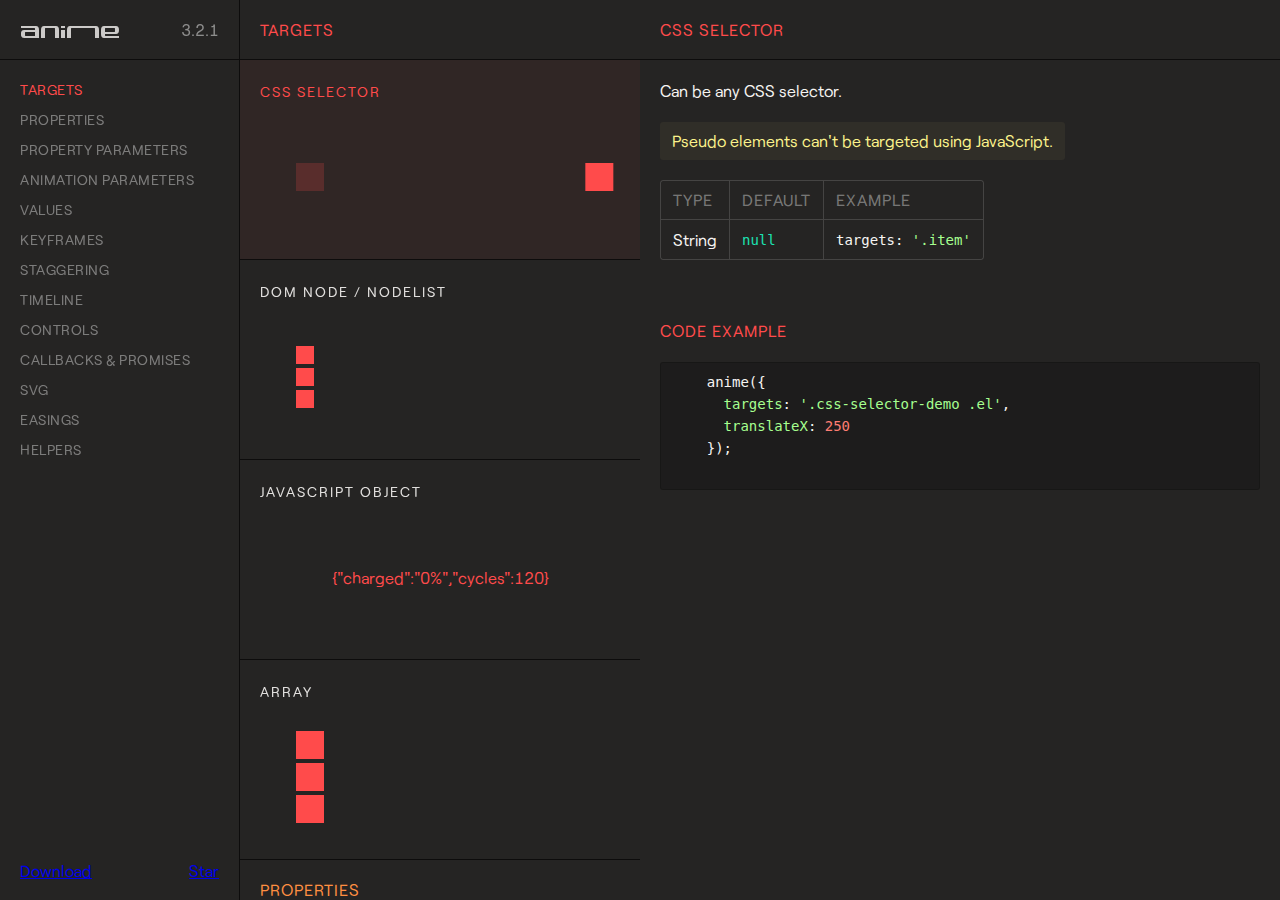
<file: src/main/resources/static/anime-master/documentation/index.html>
<!DOCTYPE html>
<html>
<head>
  <title>Documentation | anime.js</title>
  <meta charset="utf-8">
  <meta name="viewport" content="width=device-width, initial-scale=1, maximum-scale=1">

  <meta property="og:title" content="anime.js">
  <meta property="og:url" content="https://animejs.com">
  <meta property="og:description" content="Javascript animation engine">
  <meta property="og:image" content="https://animejs.com/documentation/assets/img/social-media-image.png">

  <meta name="twitter:card" content="summary_large_image">
  <meta name="twitter:site" content="@juliangarnier">
  <meta name="twitter:creator" content="@juliangarnier">
  <meta name="twitter:title" content="anime.js">
  <meta name="twitter:description" content="Javascript animation engine">
  <meta name="twitter:image" content="https://animejs.com/documentation/assets/img/social-media-image.png">

  <link rel="apple-touch-icon-precomposed" href="assets/img/apple-touch-icon.png">
  <link rel="icon" type="image/png" href="assets/img/favicon.png" >

  <link href="//cloud.typenetwork.com/projects/2160/fontface.css/" rel="stylesheet" type="text/css">

  <link href="assets/css/animejs.css" rel="stylesheet">
  <link href="assets/css/anime-theme.css" rel="stylesheet">
  <link href="assets/css/documentation.css" rel="stylesheet">

  <script src="../lib/anime.min.js"></script>
</head>
<body>
  <div class="content">
    <header class="header">
    <a class="logo" href="https://github.com/juliangarnier/anime/">
      <img class="anime-mini-logo" src="assets/img/anime-mini-logo.svg" />
      <span class="version-number"></span>
    </a>
    </header>
    <section class="pane sidebar">
      <nav class="navigation"></nav>
      <div class="sidebar-info">
        <a class="github-button" href="https://github.com/juliangarnier/anime/archive/master.zip" data-color-scheme="no-preference: dark; light: dark; dark: dark;" data-icon="octicon-cloud-download" aria-label="Download juliangarnier/anime on GitHub">Download</a>
        <a class="github-button" href="https://github.com/juliangarnier/anime" data-color-scheme="no-preference: dark; light: dark; dark: dark;" data-show-count="true" aria-label="Star juliangarnier/anime on GitHub">Star</a>
      </div>
    </section>
    <section class="pane demos">

<!-- TARGETS -->
<article id="targets" class="color-targets">
  <header>
    <h2 class="demos-title">Targets</h2>
  </header>

<div id="cssSelector" class="demo">
  <h3 class="demo-title">CSS Selector</h3>
  <div class="demo-description">
    <p>Can be any CSS selector.</p>
    <p class="bubble warning">Pseudo elements can't be targeted using JavaScript.</p>
    <table>
      <thead>
        <td>Type</td>
        <td>Default</td>
        <td>Example</td>
      </thead>
      <tr>
        <td>String</td>
        <td><code>null</code></td>
        <td><code>targets: '.item'</code></td>
      </tr>
    </table>
  </div>
  <div class="demo-content css-selector-demo">
    <div class="line">
      <div class="square shadow"></div>
      <div class="square el"></div>
    </div>
  </div>
  <script>var cssSelector = function() {
    /*DEMO*/
    anime({
      targets: '.css-selector-demo .el',
      translateX: 250
    });
    /*DEMO*/
    }
  </script>

</div>

<div id="domNode" class="demo">
  <h3 class="demo-title">DOM Node / NodeList</h3>
  <div class="demo-description">
    <p>
      Can be any DOM Node or NodeList.
    </p>
    <table>
      <thead>
        <td>Type</td>
        <td>Default</td>
        <td>Example</td>
      </thead>
      <tr>
        <td>DOM Node</td>
        <td><code>null</code></td>
        <td><code>targets: el.querySelector('.item')</code></td>
      </tr>
      <tr>
        <td>NodeList</td>
        <td><code>null</code></td>
        <td><code>targets: el.querySelectorAll('.item')</code></td>
      </tr>
    </table>
  </div>
  <div class="demo-content dom-node-demo">
    <div class="line">
      <div class="small square shadow"></div>
      <div class="small square el"></div>
    </div>
    <div class="line">
      <div class="small square shadow"></div>
      <div class="small square el"></div>
    </div>
    <div class="line">
      <div class="small square shadow"></div>
      <div class="small square el"></div>
    </div>
  </div>
  <script>var domNode = function() {
/*DEMO*/
var elements = document.querySelectorAll('.dom-node-demo .el');

anime({
  targets: elements,
  translateX: 270
});
/*DEMO*/
}
  </script>
</div>

<div id="JSobject" class="demo">
  <h3 class="demo-title">JavaScript Object</h3>
  <div class="demo-description">
    <p>
      A JavaScript Object with at least one property containing a numerical value.
    </p>
    <table>
      <thead>
        <td>Type</td>
        <td>Default</td>
        <td>Example</td>
      </thead>
      <tr>
        <td>Object</td>
        <td><code>null</code></td>
        <td><code>targets: myObjectProp</code></td>
      </tr>
    </table>
  </div>
  <div class="demo-content">
    <pre class="battery-log">{"charged":"0%","cycles":120}</pre>
  </div>
  <script>var JSobject = function() {
/*DEMO*/
var logEl = document.querySelector('.battery-log');

var battery = {
  charged: '0%',
  cycles: 120
}

anime({
  targets: battery,
  charged: '100%',
  cycles: 130,
  round: 1,
  easing: 'linear',
  update: function() {
    logEl.innerHTML = JSON.stringify(battery);
  }
});
/*DEMO*/
}
  </script>
<script>
</script>
</div>

<div id="array" class="demo">
  <h3 class="demo-title">Array</h3>
  <div class="demo-description">
    <p>
      An array containing multiple targets.
    </p>
    <p class="bubble info">
      Accepts mixed types. E.g. <code>['.el', domNode, jsObject]</code>
    </p>
    <table>
      <thead>
        <td>Type</td>
        <td>Default</td>
        <td>Example</td>
      </thead>
      <tr>
        <td>Array</td>
        <td><code>null</code></td>
        <td><code>targets: ['.item', el.getElementById('#thing')]</code></td>
      </tr>
    </table>
  </div>
  <div class="demo-content mixed-array-demo">
    <div class="line">
      <div class="square shadow"></div>
      <div class="square el el-01"></div>
    </div>
    <div class="line">
      <div class="square shadow"></div>
      <div class="square el el-02"></div>
    </div>
    <div class="line">
      <div class="square shadow"></div>
      <div class="square el el-03"></div>
    </div>
  </div>
  <script>var array = function() {
/*DEMO*/
var el = document.querySelector('.mixed-array-demo .el-01');

anime({
  targets: [el, '.mixed-array-demo .el-02', '.mixed-array-demo .el-03'],
  translateX: 250
});
/*DEMO*/
}
  </script>

</div>

</article>
<!-- -->

<!-- ANIMATABLE PROPERTIES -->
<article id="properties" class="color-properties">
<header>
  <h2 class="demos-title">Properties</h2>
</header>

<div id="cssProperties" class="demo">
  <h3 class="demo-title">CSS Properties</h3>
  <div class="demo-description">
    <p>
      Any CSS properties can be animated.
    </p>
    <p class="bubble warning">
      Most CSS properties will cause layout changes or repaint, and will result in choppy animation.
      Prioritize opacity and CSS transforms as much as possible.
    </p>
    <p>More details about accepted values in the <a class="color-values" href="#unitlessValue">values</a> section.</p>
    <table>
      <thead>
        <td>Example</td>
        <td>value</td>
      </thead>
      <tr>
        <td><code>opacity</code></td>
        <td><code>.5</code></td>
      </tr>
      <tr>
        <td><code>left</code></td>
        <td><code>'100px'</code></td>
      </tr>
    </table>
  </div>
  <div class="demo-content css-prop-demo">
    <div class="large square shadow"></div>
    <div class="large square el"></div>
  </div>
  <script>var cssProperties = function() {
/*DEMO*/
anime({
  targets: '.css-prop-demo .el',
  left: '240px',
  backgroundColor: '#FFF',
  borderRadius: ['0%', '50%'],
  easing: 'easeInOutQuad'
});
/*DEMO*/
}
  </script>
</div>

<div id="CSStransforms" class="demo">
  <h3 class="demo-title">CSS Transforms</h3>
  <div class="demo-description">
    <p>
      Animate CSS transforms properties individually.
    </p>
    <p class="bubble info">
      It's possible to specify different timing for each transforms properties, more details in the <a class="color-prop-params" href="#specificPropParameters">specific property parameters</a> section.
    </p>
    <p>More details about accepted values in the <a class="color-values" href="#unitlessValue">values</a> section.</p>
    <table>
      <thead>
        <td>Valid properties</td>
        <td>Default unit</td>
      </thead>
      <tr><td><code>'translateX'</code></td><td><code>'px'</code></td></tr>
      <tr><td><code>'translateY'</code></td><td><code>'px'</code></td></tr>
      <tr><td><code>'translateZ'</code></td><td><code>'px'</code></td></tr>
      <tr><td><code>'rotate'</code></td><td><code>'deg'</code></td></tr>
      <tr><td><code>'rotateX'</code></td><td><code>'deg'</code></td></tr>
      <tr><td><code>'rotateY'</code></td><td><code>'deg'</code></td></tr>
      <tr><td><code>'rotateZ'</code></td><td><code>'deg'</code></td></tr>
      <tr><td><code>'scale'</code></td><td><code>—</code></td></tr>
      <tr><td><code>'scaleX'</code></td><td><code>—</code></td></tr>
      <tr><td><code>'scaleY'</code></td><td><code>—</code></td></tr>
      <tr><td><code>'scaleZ'</code></td><td><code>—</code></td></tr>
      <tr><td><code>'skew'</code></td><td><code>'deg'</code></td></tr>
      <tr><td><code>'skewX'</code></td><td><code>'deg'</code></td></tr>
      <tr><td><code>'skewY'</code></td><td><code>'deg'</code></td></tr>
      <tr><td><code>'perspective'</code></td><td><code>'px'</code></td></tr>
    </table>
  </div>
  <div class="demo-content css-transforms-demo">
    <div class="square shadow"></div>
    <div class="square el"></div>
  </div>
  <script>var CSStransforms = function() {
/*DEMO*/
anime({
  targets: '.css-transforms-demo .el',
  translateX: 250,
  scale: 2,
  rotate: '1turn'
});
/*DEMO*/
}
  </script>
</div>

<div id="JSobjProp" class="demo">
  <h3 class="demo-title">Object properties</h3>
  <div class="demo-description">
    <p>
      Any Object property containing a numerical value can be animated.<br>
      More details about accepted values in the <a class="color-values" href="#unitlessValue">values</a> section.
    </p>
    <table>
      <thead>
        <td>Example</td>
        <td>value</td>
      </thead>
      <tr>
        <td><code>prop1</code></td>
        <td><code>50</code></td>
      </tr>
      <tr>
        <td><code>'prop2'</code></td>
        <td><code>'100%'</code></td>
      </tr>
    </table>
  </div>
  <div class="demo-content">
    <pre class="js-object-log">{"prop1":0,"prop2":"0%"}</pre>
  </div>
  <script>var JSobjProp = function() {
/*DEMO*/
var objPropLogEl = document.querySelector('.js-object-log');

var myObject = {
  prop1: 0,
  prop2: '0%'
}

anime({
  targets: myObject,
  prop1: 50,
  prop2: '100%',
  easing: 'linear',
  round: 1,
  update: function() {
    objPropLogEl.innerHTML = JSON.stringify(myObject);
  }
});
/*DEMO*/
}
  </script>
</div>

<div id="domAttr" class="demo">
  <h3 class="demo-title">DOM Attributes</h3>
  <div class="demo-description">
    <p>
      Any DOM Attributes containing a numerical value can be animated.<br>
      More details about accepted values in the <a class="color-values" href="#unitlessValue">values</a> section.
    </p>
    <table>
      <thead>
        <td>Example</td>
        <td>value</td>
      </thead>
      <tr>
        <td><code>value</code></td>
        <td><code>1000</code></td>
      </tr>
      <tr>
        <td><code>volume</code></td>
        <td><code>0</code></td>
      </tr>
      <tr>
        <td><code>data-custom</code></td>
        <td><code>'3 dogs'</code></td>
      </tr>
    </table>
  </div>
  <div class="demo-content dom-attribute-demo">
    <input class="el text-output" value="0"></input>
  </div>
  <script>var domAttr = function() {
/*DEMO*/
anime({
  targets: '.dom-attribute-demo input',
  value: [0, 1000],
  round: 1,
  easing: 'easeInOutExpo'
});
/*DEMO*/
}
  </script>
</div>

<div id="svgAttr" class="demo">
  <h3 class="demo-title">SVG Attributes</h3>
  <div class="demo-description">
    <p>
      Like any other <a class="color-properties" href="#domAttr">DOM attributes</a>, all SVG attributes containing at least one numerical value can be animated.<br>
      More details about accepted values in the <a class="color-values" href="#unitlessValue">values</a> section and SVG animation in the <a class="color-svg" href="#motionPath">SVG</a> section.
    </p>
    <table>
      <thead>
        <td>Example</td>
        <td>value</td>
      </thead>
      <tr>
        <td><code>points</code></td>
        <td><code>'64 68.64 8.574 100 63.446 67.68 64 4 64.554 67.68 119.426 100'</code></td>
      </tr>
      <tr>
        <td><code>scale</code></td>
        <td><code>1</code></td>
      </tr>
      <tr>
        <td><code>baseFrequency</code></td>
        <td><code>0</code></td>
      </tr>
    </table>
  </div>
  <div class="demo-content align-center svg-attributes-demo">
<svg width="128" height="128" viewBox="0 0 128 128">
  <filter id="displacementFilter">
    <feTurbulence type="turbulence" baseFrequency=".05" numOctaves="2" result="turbulence"/>
    <feDisplacementMap in2="turbulence" in="SourceGraphic" scale="15" xChannelSelector="R" yChannelSelector="G"/>
  </filter>
  <polygon points="64 68.64 8.574 100 63.446 67.68 64 4 64.554 67.68 119.426 100" style="filter: url(#displacementFilter)" fill="currentColor"/>
</svg>
  </div>
  <script>var svgAttr = function() {
  // Needed to reset demo
  var polyEl = document.querySelector('.svg-attributes-demo polygon');
  var feTurbulenceEl = document.querySelector('feTurbulence');
  var feDisplacementMap = document.querySelector('feDisplacementMap');
  polyEl.setAttribute('points', '64 68.64 8.574 100 63.446 67.68 64 4 64.554 67.68 119.426 100');
  feTurbulenceEl.setAttribute('baseFrequency', '.05');
  feDisplacementMap.setAttribute('scale', '15');
/*DEMO*/
anime({
  targets: ['.svg-attributes-demo polygon', 'feTurbulence', 'feDisplacementMap'],
  points: '64 128 8.574 96 8.574 32 64 0 119.426 32 119.426 96',
  baseFrequency: 0,
  scale: 1,
  loop: true,
  direction: 'alternate',
  easing: 'easeInOutExpo'
});
/*DEMO*/
}
  </script>

</div>

</article>
<!-- -->

<!-- PROPERTY PARAMETERS -->
<article id="propertyParameters" class="color-prop-params">
  <header>
    <h2 class="demos-title">Property parameters</h2>
  </header>

<div id="duration" class="demo">
  <h3 class="demo-title">Duration</h3>
  <div class="demo-description">
    <p>
      Defines the duration in milliseconds of the animation.
    </p>
    <table>
      <thead>
        <td>Type</td>
        <td>Default</td>
        <td>Example</td>
      </thead>
      <tr>
        <td>Number</td>
        <td><code>1000</code></td>
        <td><code>3000</code></td>
      </tr>
      <tr>
        <td>anime.stagger</td>
        <td>See <a class="color-staggering" href="#staggeringBasics">staggering</a> section</td>
        <td><code>anime.stagger(150)</code></td>
      </tr>
      <tr>
        <td>Function</td>
        <td>See <a class="color-prop-params" href="#functionBasedParameters">function based parameters</a> section</td>
        <td><code>(el, i) => i * 150</code></td>
      </tr>
    </table>
  </div>
  <div class="demo-content duration-demo">
    <div class="label">3000 ms</div>
    <div class="square shadow"></div>
    <div class="square el"></div>
  </div>
  <script>var duration = function() {
/*DEMO*/
anime({
  targets: '.duration-demo .el',
  translateX: 250,
  duration: 3000
});
/*DEMO*/
}
  </script>
</div>

<div id="delay" class="demo">
  <h3 class="demo-title">Delay</h3>
  <div class="demo-description">
    <p>
      Defines the delay in milliseconds of the animation.
    </p>
    <table>
      <thead>
        <td>Type</td>
        <td>Default</td>
        <td>Example</td>
      </thead>
      <tr>
        <td>Number</td>
        <td><code>0</code></td>
        <td><code>1000</code></td>
      </tr>
      <tr>
        <td>anime.stagger</td>
        <td>See <a class="color-staggering" href="#staggeringBasics">staggering</a> section</td>
        <td><code>anime.stagger(150)</code></td>
      </tr>
      <tr>
        <td>Function</td>
        <td>See <a class="color-prop-params" href="#functionBasedParameters">function based parameters</a> section</td>
        <td><code>(el, i) => i * 150</code></td>
      </tr>
    </table>
  </div>
  <div class="demo-content delay-demo">
    <div class="label">1000 ms</div>
    <div class="square shadow"></div>
    <div class="square el"></div>
  </div>
  <script>var delay = function() {
/*DEMO*/
anime({
  targets: '.delay-demo .el',
  translateX: 250,
  delay: 1000
});
/*DEMO*/
}
  </script>
</div>

<div id="endDelay" class="demo">
  <h3 class="demo-title">end delay</h3>
  <div class="demo-description">
    <p>
      Adds some extra time in milliseconds at the end of the animation.
    </p>
    <table>
      <thead>
        <td>Type</td>
        <td>Default</td>
        <td>Example</td>
      </thead>
      <tr>
        <td>Number</td>
        <td><code>0</code></td>
        <td><code>1000</code></td>
      </tr>
      <tr>
        <td>anime.stagger</td>
        <td>See <a class="color-staggering" href="#staggeringBasics">staggering</a> section</td>
        <td><code>anime.stagger(150)</code></td>
      </tr>
      <tr>
        <td>Function</td>
        <td>See <a class="color-prop-params" href="#functionBasedParameters">function based parameters</a> section</td>
        <td><code>(el, i) => i * 150</code></td>
      </tr>
    </table>
  </div>
  <div class="demo-content end-delay-demo">
    <div class="label">1000 ms</div>
    <div class="square shadow"></div>
    <div class="square el"></div>
  </div>
  <script>var endDelay = function() {
/*DEMO*/
anime({
  targets: '.end-delay-demo .el',
  translateX: 250,
  endDelay: 1000,
  direction: 'alternate'
});
/*DEMO*/
}
  </script>

</div>

<div id="easing" class="demo">
  <h3 class="demo-title">Easing</h3>
  <div class="demo-description">
    <p>
      Defines the timing function of the animation.
    </p>
    <p class="bubble info">
      Check out the <a class="color-easings" href="#linearEasing">easings</a> section for a complete list of available easing and parameters.
    </p>
    <table>
      <thead>
        <td>Type</td>
        <td>Default</td>
        <td>Example</td>
      </thead>
      <tr>
        <td>String</td>
        <td><code>'easeOutElastic(1, .5)'</code></td>
        <td><code>easing: 'easeInOutQuad'</code></td>
      </tr>
    </table>
  </div>
  <div class="demo-content easing-demo">
    <div class="label">easeInOutExpo</div>
    <div class="square shadow"></div>
    <div class="square el"></div>
  </div>
  <script>var easing = function() {
/*DEMO*/
anime({
  targets: '.easing-demo .el',
  translateX: 250,
  easing: 'easeInOutExpo'
});
/*DEMO*/
}
  </script>

</div>

<div id="round" class="demo">
  <h3 class="demo-title">Round</h3>
  <div class="demo-description">
    <p>
      Rounds up the value to x decimals.
    </p>
    <table>
      <thead>
        <td>Type</td>
        <td>Default</td>
        <td>Example</td>
      </thead>
      <tr>
        <td>Number</td>
        <td><code>0</code></td>
        <td><code>round: 10</code></td>
      </tr>
    </table>
  </div>
  <div class="demo-content">
    <pre class="round-log">0</pre>
  </div>
  <script>var round = function() {
/*DEMO*/
var roundLogEl = document.querySelector('.round-log');

anime({
  targets: roundLogEl,
  innerHTML: [0, 10000],
  easing: 'linear',
  round: 10 // Will round the animated value to 1 decimal
});
/*DEMO*/
}
  </script>
</div>

<div id="specificPropParameters" class="demo">
  <h3 class="demo-title">Specific property parameters</h3>
  <div class="demo-description">
    <p>
      Defines specific parameters to each property of the animation using an Object as value.<br>
      Other properties that aren't specified in the Object are inheritted from the main animation.
    </p>
    <table>
      <thead>
        <td>Type</td>
        <td>Example</td>
      </thead>
      <tr>
        <td>Object</td>
<td><code>rotate: {
  value: 360,
  duration: 1800,
  easing: 'easeInOutSine'
}</code></td>
      </tr>
    </table>
  </div>
  <div class="demo-content specific-prop-params-demo">
    <div class="square shadow"></div>
    <div class="square el"></div>
  </div>
  <script>var specificPropParameters = function() {
/*DEMO*/
anime({
  targets: '.specific-prop-params-demo .el',
  translateX: {
    value: 250,
    duration: 800
  },
  rotate: {
    value: 360,
    duration: 1800,
    easing: 'easeInOutSine'
  },
  scale: {
    value: 2,
    duration: 1600,
    delay: 800,
    easing: 'easeInOutQuart'
  },
  delay: 250 // All properties except 'scale' inherit 250ms delay
});
/*DEMO*/
}
  </script>

</div>

<div id="functionBasedParameters" class="demo">
  <h3 class="demo-title">Function based parameters</h3>
  <div class="demo-description">
    <p>
      Get different values for every target and property of the animation.
    </p>
    <p>
      The function accepts 3 arguments:
    </p>
    <table>
      <thead>
        <td>Arguments</td>
        <td>Infos</td>
      </thead>
      <tr>
        <td><code>target</code></td>
        <td>The curent animated targeted element</td>
      </tr>
      <tr>
        <td><code>index</code></td>
        <td>The index of the animated targeted element</td>
      </tr>
      <tr>
        <td><code>targetsLength</code></td>
        <td>The total number of animated targets</td>
      </tr>
    </table>
    <p class="bubble info">
      See <a class="color-staggering" href="#staggeringBasics">staggering</a> section for easier values manipulation.
    </p>
  </div>
  <div class="demo-content function-based-params-demo">
    <div class="line">
      <div class="small label">delay = 0 * 100</div>
      <div class="small square shadow"></div>
      <div class="small square el"></div>
    </div>
    <div class="line">
      <div class="small label">delay = 1 * 100</div>
      <div class="small square shadow"></div>
      <div class="small square el"></div>
    </div>
    <div class="line">
      <div class="small label">delay = 2 * 100</div>
      <div class="small square shadow"></div>
      <div class="small square el"></div>
    </div>
  </div>
  <script>var functionBasedParameters = function() {
/*DEMO*/
anime({
  targets: '.function-based-params-demo .el',
  translateX: 270,
  direction: 'alternate',
  loop: true,
  delay: function(el, i, l) {
    return i * 100;
  },
  endDelay: function(el, i, l) {
    return (l - i) * 100;
  }
});
/*DEMO*/
}
  </script>

</div>

</article>
<!-- -->

<!-- ANIMATION PARAMETERS -->
<article id="animationParameters" class="color-anim-params">
  <header>
    <h2 class="demos-title">Animation parameters</h2>
  </header>

<div id="direction" class="demo">
  <h3 class="demo-title">Direction</h3>
  <div class="demo-description">
    <p>
      Defines the direction of the animation.
    </p>
    <table>
      <thead>
        <td>Accepts</td>
        <td>Infos</td>
      </thead>
      <tr>
        <td><code>'normal'</code></td>
        <td>Animation progress goes from 0 to 100%</td>
      </tr>
      <tr>
        <td><code>'reverse'</code></td>
        <td>Animation progress goes from 100% to 0%</td>
      </tr>
      <tr>
        <td><code>'alternate'</code></td>
        <td>Animation progress goes from 0% to 100% then goes back to 0%</td>
      </tr>
    </table>
  </div>
  <div class="demo-content">
    <div class="line">
      <div class="label">normal</div>
      <div class="square shadow"></div>
      <div class="square el dir-normal"></div>
    </div>
    <div class="line">
      <div class="label">reverse</div>
      <div class="square shadow"></div>
      <div class="square el dir-reverse"></div>
    </div>
    <div class="line">
      <div class="label">alternate</div>
      <div class="square shadow"></div>
      <div class="square el dir-alternate"></div>
    </div>
  </div>
  <script>var direction = function() {
/*DEMO*/
anime({
  targets: '.dir-normal',
  translateX: 250,
  easing: 'easeInOutSine'
});

anime({
  targets: '.dir-reverse',
  translateX: 250,
  direction: 'reverse',
  easing: 'easeInOutSine'
});

anime({
  targets: '.dir-alternate',
  translateX: 250,
  direction: 'alternate',
  easing: 'easeInOutSine'
});
/*DEMO*/
}
  </script>

</div>

<div id="loop" class="demo">
  <h3 class="demo-title">Loop</h3>
  <div class="demo-description">
    <p>
      Defines the number of iterations of your animation.
    </p>
    <table>
      <thead>
        <td>Accepts</td>
        <td>Infos</td>
      </thead>
      <tr>
        <td><code>Number</code></td>
        <td>The number of iterations</td>
      </tr>
      <tr>
        <td><code>true</code></td>
        <td>Loop indefinitely</td>
      </tr>
    </table>
  </div>
  <div class="demo-content">
    <div class="line">
      <div class="small label">normal 3 times</div>
      <div class="small square shadow"></div>
      <div class="small square el loop"></div>
    </div>
    <div class="line">
      <div class="small label">reverse 3 times</div>
      <div class="small square shadow"></div>
      <div class="small square el loop-reverse"></div>
    </div>
    <div class="line">
      <div class="small label">alternate 3 times</div>
      <div class="small square shadow"></div>
      <div class="small square el loop-alternate"></div>
    </div>
    <div class="line">
      <div class="small label">normal inifinite</div>
      <div class="small square shadow"></div>
      <div class="small square el loop-infinity"></div>
    </div>
    <div class="line">
      <div class="small label">inifinite reverse</div>
      <div class="small square shadow"></div>
      <div class="small square el loop-reverse-infinity"></div>
    </div>
    <div class="line">
      <div class="small label">inifinite alternate</div>
      <div class="small square shadow"></div>
      <div class="small square el loop-alternate-infinity"></div>
    </div>
  </div>
  <script>var loop = function() {
/*DEMO*/
anime({
  targets: '.loop',
  translateX: 270,
  loop: 3,
  easing: 'easeInOutSine'
});

anime({
  targets: '.loop-infinity',
  translateX: 270,
  loop: true,
  easing: 'easeInOutSine'
});

anime({
  targets: '.loop-reverse',
  translateX: 270,
  loop: 3,
  direction: 'reverse',
  easing: 'easeInOutSine'
});

anime({
  targets: '.loop-reverse-infinity',
  translateX: 270,
  direction: 'reverse',
  loop: true,
  easing: 'easeInOutSine'
});

anime({
  targets: '.loop-alternate',
  translateX: 270,
  loop: 3,
  direction: 'alternate',
  easing: 'easeInOutSine'
});

anime({
  targets: '.loop-alternate-infinity',
  translateX: 270,
  direction: 'alternate',
  loop: true,
  easing: 'easeInOutSine'
});
/*DEMO*/
}
  </script>
</div>

<div id="autoplay" class="demo">
  <h3 class="demo-title">Autoplay</h3>
  <div class="demo-description">
    <p>
      Defines if the animation should automatically starts or not.
    </p>
    <table>
      <thead>
        <td>Accepts</td>
        <td>Infos</td>
      </thead>
      <tr>
        <td><code>true</code></td>
        <td>Automatically starts the animation</td>
      </tr>
      <tr>
        <td><code>false</code></td>
        <td>Animation is paused by default</td>
      </tr>
    </table>
  </div>
  <div class="demo-content">
    <div class="line">
      <div class="label">autoplay: true</div>
      <div class="square shadow"></div>
      <div class="square el autoplay-true"></div>
    </div>
    <div class="line">
      <div class="label">autoplay: false</div>
      <div class="square shadow"></div>
      <div class="square el autoplay-false"></div>
    </div>
  </div>
  <script>var autoplay = function() {
/*DEMO*/
anime({
  targets: '.autoplay-true',
  translateX: 250,
  autoplay: true,
  easing: 'easeInOutSine'
});

anime({
  targets: '.autoplay-false',
  translateX: 250,
  autoplay: false,
  easing: 'easeInOutSine'
});
/*DEMO*/
}
  </script>
</div>

</article>
<!-- -->

<!-- VALUES -->
<article id="values" class="color-values">
<header>
  <h2 class="demos-title">Values</h2>
</header>

<div id="unitlessValue" class="demo">
  <h3 class="demo-title">Unitless</h3>
  <div class="demo-description">
    <p>
      If the original value has a unit, it will be automatically added to the animated value.
    </p>
    <table>
      <thead>
        <td>Type</td>
        <td>Example</td>
      </thead>
      <tr>
        <td>Number</td>
        <td><code>translateX: 250</code></td>
      </tr>
    </table>
  </div>
  <div class="demo-content unitless-values-demo">
    <div class="circle shadow"></div>
    <div class="circle el"></div>
  </div>
  <script>var unitlessValue = function() {
/*DEMO*/
anime({
  targets: '.unitless-values-demo .el',
  translateX: 250, // -> '250px'
  rotate: 540 // -> '540deg'
});
/*DEMO*/
}
  </script>

</div>

<div id="specificUnitValue" class="demo">
  <h3 class="demo-title">Specific unit</h3>
  <div class="demo-description">
    <p>
      Forces the animation to use a certain unit and will automatically convert the initial target value.
    </p>
    <p class="bubble warning">
      Conversion accuracy can vary depending of the unit used.<br>
      You can also define the initial value of the animation directly using an array, see the <a href="#fromToValues" class="color-values">from to values</a> section.
    </p>
    <table>
      <thead>
        <td>Type</td>
        <td>Example</td>
      </thead>
      <tr>
        <td>String</td>
        <td><code>width: '100%'</code></td>
      </tr>
    </table>
  </div>
  <div class="demo-content specific-unit-values-demo">
    <div class="square shadow"></div>
    <div class="square el"></div>
  </div>
  <script>var specificUnitValue = function() {
/*DEMO*/
anime({
  targets: '.specific-unit-values-demo .el',
  width: '100%', // -> from '28px' to '100%',
  easing: 'easeInOutQuad',
  direction: 'alternate',
  loop: true
});
/*DEMO*/
}
  </script>

</div>

<div id="relativeValues" class="demo">
  <h3 class="demo-title">Relative</h3>
  <div class="demo-description">
    <p>
      Adds, substracts or multiplies the original value.
    </p>
    <table>
      <thead>
        <td>Accepts</td>
        <td>Effect</td>
        <td>Example</td>
      </thead>
      <tr>
        <td><code>'+='</code></td>
        <td>Add</td>
        <td><code>'+=100'</code></td>
      </tr>
      <tr>
        <td><code>'-='</code></td>
        <td>Substract</td>
        <td><code>'-=2turn'</code></td>
      </tr>
      <tr>
        <td><code>'*='</code></td>
        <td>Multiply</td>
        <td><code>'*=10'</code></td>
      </tr>
    </table>
  </div>
  <div class="demo-content">
    <div class="circle shadow"></div>
    <div class="circle el relative-values"></div>
  </div>
  <script>var relativeValues = function() {
/*DEMO*/
var relativeEl = document.querySelector('.el.relative-values');
relativeEl.style.transform = 'translateX(100px)';

anime({
  targets: '.el.relative-values',
  translateX: {
    value: '*=2.5', // 100px * 2.5 = '250px'
    duration: 1000
  },
  width: {
    value: '-=20px', // 28 - 20 = '8px'
    duration: 1800,
    easing: 'easeInOutSine'
  },
  rotate: {
    value: '+=2turn', // 0 + 2 = '2turn'
    duration: 1800,
    easing: 'easeInOutSine'
  },
  direction: 'alternate'
});
/*DEMO*/
}
  </script>

</div>

<div id="colors" class="demo">
  <h3 class="demo-title">Colors</h3>
  <div class="demo-description">
    <p>
      <i>anime.js</i> accepts and converts Hexadecimal, RGB, RGBA, HSL, and HSLA color values.
    </p>
    <p class="bubble warning">
      CSS color codes ( e.g. : <code>'red', 'yellow', 'aqua'</code> ) are not supported.
    </p>
    <table>
      <thead>
        <td>Accepts</td>
        <td>Example</td>
      </thead>
      <tr>
        <td>Hexadecimal</td>
        <td><code>'#FFF'</code> or <code>'#FFFFFF'</code></td>
      </tr>
      <tr>
        <td>RGB</td>
        <td><code>'rgb(255, 255, 255)'</code></td>
      </tr>
      <tr>
        <td>RGBA</td>
        <td><code>'rgba(255, 255, 255, .2)'</code></td>
      </tr>
      <tr>
        <td>HSL</td>
        <td><code>'hsl(0, 100%, 100%)'</code></td>
      </tr>
      <tr>
        <td>HSLA</td>
        <td><code>'hsla(0, 100%, 100%, .2)'</code></td>
      </tr>
    </table>
  </div>
  <div class="demo-content colors-demo">
    <div class="line">
      <div class="small label">HEX</div>
      <div class="small circle shadow"></div>
      <div class="small circle el color-hex"></div>
    </div>
    <div class="line">
      <div class="small label">RGB</div>
      <div class="small circle shadow"></div>
      <div class="small circle el color-rgb"></div>
    </div>
    <div class="line">
      <div class="small label">HSL</div>
      <div class="small circle shadow"></div>
      <div class="small circle el color-hsl"></div>
    </div>
    <div class="line">
      <div class="small label">RGBA</div>
      <div class="small circle shadow"></div>
      <div class="small circle el color-rgba"></div>
    </div>
    <div class="line">
      <div class="small label">HSLA</div>
      <div class="small circle shadow"></div>
      <div class="small circle el color-hsla"></div>
    </div>
  </div>
  <script>var colors = function() {
/*DEMO*/
var colorsExamples = anime.timeline({
  endDelay: 1000,
  easing: 'easeInOutQuad',
  direction: 'alternate',
  loop: true
})
.add({ targets: '.color-hex',  background: '#FFF' }, 0)
.add({ targets: '.color-rgb',  background: 'rgb(255,255,255)' }, 0)
.add({ targets: '.color-hsl',  background: 'hsl(0, 100%, 100%)' }, 0)
.add({ targets: '.color-rgba', background: 'rgba(255,255,255, .2)' }, 0)
.add({ targets: '.color-hsla', background: 'hsla(0, 100%, 100%, .2)' }, 0)
.add({ targets: '.colors-demo .el', translateX: 270 }, 0);
/*DEMO*/
}
  </script>

</div>

<div id="fromToValues" class="demo">
  <h3 class="demo-title">From To</h3>
  <div class="demo-description">
    <p>
      Forces the animation to start at a specified value.
    </p>
    <table>
      <thead>
        <td>Type</td>
        <td>Example</td>
      </thead>
      <tr>
        <td><code>Array</code></td>
        <td><code>['50%', '100%']</code></td>
      </tr>
    </table>
  </div>
  <div class="demo-content">
    <div class="circle shadow"></div>
    <div class="circle el from-to-values"></div>
  </div>
  <script>var fromToValues = function() {
/*DEMO*/
anime({
  targets: '.el.from-to-values',
  translateX: [100, 250], // from 100 to 250
  delay: 500,
  direction: 'alternate',
  loop: true
});
/*DEMO*/
}
  </script>

</div>

<div id="functionBasedPropVal" class="demo">
  <h3 class="demo-title">Function based values</h3>
  <div class="demo-description">
    <p>
      Get different values for every target and property of the animation.
    </p>
    <p>
      The function accepts 3 arguments:
    </p>
    <table>
      <thead>
        <td>Arguments</td>
        <td>Infos</td>
      </thead>
      <tr>
        <td><code>target</code></td>
        <td>The curently animated targeted element</td>
      </tr>
      <tr>
        <td><code>index</code></td>
        <td>The index of the animated targeted element</td>
      </tr>
      <tr>
        <td><code>targetsLength</code></td>
        <td>The total number of animated targets</td>
      </tr>
    </table>
  </div>
  <div class="demo-content function-based-values-demo">
    <div class="line">
      <div class="small circle shadow"></div>
      <div data-x="170" class="small circle el"></div>
    </div>
    <div class="line">
      <div class="small circle shadow"></div>
      <div data-x="80" class="small circle el"></div>
    </div>
    <div class="line">
      <div class="small circle shadow"></div>
      <div data-x="270" class="small circle el"></div>
    </div>
  </div>
  <script>var functionBasedPropVal = function() {
/*DEMO*/
anime({
  targets: '.function-based-values-demo .el',
  translateX: function(el) {
    return el.getAttribute('data-x');
  },
  translateY: function(el, i) {
    return 50 + (-50 * i);
  },
  scale: function(el, i, l) {
    return (l - i) + .25;
  },
  rotate: function() { return anime.random(-360, 360); },
  borderRadius: function() { return ['50%', anime.random(10, 35) + '%']; },
  duration: function() { return anime.random(1200, 1800); },
  delay: function() { return anime.random(0, 400); },
  direction: 'alternate',
  loop: true
});
/*DEMO*/
}
  </script>

</div>

</article>
<!-- -->

<!-- KEYFRAMES -->
<article id="keyframes" class="color-keyframes">
<header>
  <h2 class="demos-title">Keyframes</h2>
</header>

<div id="animationKeyframes" class="demo">
  <h3 class="demo-title">Animation keyframes</h3>
  <div class="demo-description">
    <p>
      Animation keyframes are defined using an Array, within the <code>keyframes</code> property.
    </p>
    <p class="bubble info">
      If there is no duration specified inside the keyframes, each keyframe duration will be equal to the animation's total duration divided by the number of keyframes.
    </p>
    <table>
      <thead>
        <td>Type</td>
        <td>Example</td>
      </thead>
      <tr>
        <td><code>Array</code></td>
        <td><code>[
  {value: 100, easing: 'easeOutExpo'},
  {value: 200, delay: 500},
  {value: 300, duration: 1000}
]</code></td>
      </tr>
    </table>
  </div>
  <div class="demo-content animation-keyframes-demo">
    <div class="circle shadow"></div>
    <div class="circle el keyframes"></div>
  </div>
  <script>var animationKeyframes = function() {
/*DEMO*/
anime({
  targets: '.animation-keyframes-demo .el',
  keyframes: [
    {translateY: -40},
    {translateX: 250},
    {translateY: 40},
    {translateX: 0},
    {translateY: 0}
  ],
  duration: 4000,
  easing: 'easeOutElastic(1, .8)',
  loop: true
});
/*DEMO*/
}
  </script>
</div>

<div id="propertyKeyframes" class="demo">
  <h3 class="demo-title">Property keyframes</h3>
  <div class="demo-description">
    <p>
      Similar to <a class="color-keyframes" href="#animationKeyframes">animation keyframes</a>, property keyframes are defined using an Array of property Object. Property keyframes allow overlapping animations since each property have its own keyframes array.
    </p>
    <p class="bubble info">
      If there is no duration specified inside the keyframes, each keyframe duration will be equal to the animation's total duration divided by the number of keyframes.
    </p>
    <table>
      <thead>
        <td>Type</td>
        <td>Example</td>
      </thead>
      <tr>
        <td><code>Array</code></td>
        <td><code>[
  {value: 100, easing: 'easeOutExpo'},
  {value: 200, delay: 500},
  {value: 300, duration: 1000}
]</code></td>
      </tr>
    </table>
  </div>
  <div class="demo-content property-keyframes-demo">
    <div class="circle shadow"></div>
    <div class="circle el keyframes"></div>
  </div>
  <script>var propertyKeyframes = function() {
/*DEMO*/
anime({
  targets: '.property-keyframes-demo .el',
  translateX: [
    { value: 250, duration: 1000, delay: 500 },
    { value: 0, duration: 1000, delay: 500 }
  ],
  translateY: [
    { value: -40, duration: 500 },
    { value: 40, duration: 500, delay: 1000 },
    { value: 0, duration: 500, delay: 1000 }
  ],
  scaleX: [
    { value: 4, duration: 100, delay: 500, easing: 'easeOutExpo' },
    { value: 1, duration: 900 },
    { value: 4, duration: 100, delay: 500, easing: 'easeOutExpo' },
    { value: 1, duration: 900 }
  ],
  scaleY: [
    { value: [1.75, 1], duration: 500 },
    { value: 2, duration: 50, delay: 1000, easing: 'easeOutExpo' },
    { value: 1, duration: 450 },
    { value: 1.75, duration: 50, delay: 1000, easing: 'easeOutExpo' },
    { value: 1, duration: 450 }
  ],
  easing: 'easeOutElastic(1, .8)',
  loop: true
});
/*DEMO*/
}
  </script>
</div>

</article>
<!-- -->

<!-- STAGGERING -->
<article id="staggering" class="color-staggering">
<header>
  <h2 class="demos-title">Staggering</h2>
</header>

<div id="staggeringBasics" class="demo">
  <h3 class="demo-title">Staggering basics</h3>
  <div class="demo-description">
    <p>
      Staggering allows you to animate multiple elements with <a href="https://en.wikipedia.org/wiki/Follow_through_and_overlapping_action">follow through and overlapping action</a>.
    </p>
    <pre><code>anime.stagger(value, options)</code></pre>
    <table>
      <thead>
        <td>Arguments</td>
        <td>Type</td>
        <td>Info</td>
        <td>Required</td>
      </thead>
      <tr>
        <td>Value</td>
        <td><code>Number</code>, <code>String</code>, <code>Array</code></td>
        <td>The manipulated value(s)</td>
        <td>Yes</td>
      </tr>
      <tr>
        <td>Options</td>
        <td><code>Object</code></td>
        <td>Stagger parameters</td>
        <td>No</td>
      </tr>
    </table>
  </div>
  <div class="demo-content basic-staggering-demo">
    <div class="line">
      <div class="label">delay = (100 * 0) ms</div>
      <div class="small square shadow"></div>
      <div class="small square el"></div>
    </div>
    <div class="line">
      <div class="label">delay = (100 * 1) ms</div>
      <div class="small square shadow"></div>
      <div class="small square el"></div>
    </div>
    <div class="line">
      <div class="label">delay = (100 * 2) ms</div>
      <div class="small square shadow"></div>
      <div class="small square el"></div>
    </div>
    <div class="line">
      <div class="label">delay = (100 * 3) ms</div>
      <div class="small square shadow"></div>
      <div class="small square el"></div>
    </div>
    <div class="line">
      <div class="label">delay = (100 * 4) ms</div>
      <div class="small square shadow"></div>
      <div class="small square el"></div>
    </div>
    <div class="line">
      <div class="label">delay = (100 * 5) ms</div>
      <div class="small square shadow"></div>
      <div class="small square el"></div>
    </div>
  </div>
  <script>var staggeringBasics = function() {
/*DEMO*/
anime({
  targets: '.basic-staggering-demo .el',
  translateX: 270,
  delay: anime.stagger(100) // increase delay by 100ms for each elements.
});
/*DEMO*/
}
  </script>
</div>

<div id="staggeringStartValue" class="demo">
  <h3 class="demo-title">Start value</h3>
  <div class="demo-description">
    <p>
      Starts the staggering effect from a specific value.
    </p>
    <pre><code>anime.stagger(value, {start: startValue})</code></pre>
    <table>
      <thead>
        <td>Types</td>
        <td>Info</td>
      </thead>
      <tr>
        <td><code>Number</code>, <code>String</code>
        <td>Same as propety values, see <a href="#unitlessValue" class="color-values">values section</a></td>
      </tr>
    </table>
  </div>
  <div class="demo-content staggering-start-value-demo">
    <div class="line">
      <div class="label">delay = 500 + (100 * 0) ms</div>
      <div class="small square shadow"></div>
      <div class="small square el"></div>
    </div>
    <div class="line">
      <div class="label">delay = 500 + (100 * 1) ms</div>
      <div class="small square shadow"></div>
      <div class="small square el"></div>
    </div>
    <div class="line">
      <div class="label">delay = 500 + (100 * 2) ms</div>
      <div class="small square shadow"></div>
      <div class="small square el"></div>
    </div>
    <div class="line">
      <div class="label">delay = 500 + (100 * 3) ms</div>
      <div class="small square shadow"></div>
      <div class="small square el"></div>
    </div>
    <div class="line">
      <div class="label">delay = 500 + (100 * 4) ms</div>
      <div class="small square shadow"></div>
      <div class="small square el"></div>
    </div>
    <div class="line">
      <div class="label">delay = 500 + (100 * 5) ms</div>
      <div class="small square shadow"></div>
      <div class="small square el"></div>
    </div>
  </div>
  <script>var staggeringStartValue = function() {
/*DEMO*/
anime({
  targets: '.staggering-start-value-demo .el',
  translateX: 270,
  delay: anime.stagger(100, {start: 500}) // delay starts at 500ms then increase by 100ms for each elements.
});
/*DEMO*/
}
  </script>
</div>

<div id="rangeValueStaggering" class="demo">
  <h3 class="demo-title">Range value</h3>
  <div class="demo-description">
    <p>
      Distributes evenly values between two numbers.
    </p>
    <pre><code>anime.stagger([startValue, endValue])</code></pre>
    <table>
      <thead>
        <td>Type</td>
        <td>Info</td>
      </thead>
      <tr>
        <td><code>'easingName'</code></td>
        <td>All valid easing names are accepted, see <a href="#easings" class="color-easings">easings section</a></td>
      </tr>
      <tr>
        <td><code>function(i)</code></td>
        <td>Custom easing function, see <a href="#customEasing" class="color-easings">custom easings section</a></td>
      </tr>
    </table>
  </div>
  <div class="demo-content range-value-staggering-demo">
    <div class="line">
      <div class="label">rotate = -360 + ((360 - (-360)) / 5) * 0</div>
      <div class="small square shadow"></div>
      <div class="small square el"></div>
    </div>
    <div class="line">
      <div class="label">rotate = -360 + ((360 - (-360)) / 5) * 1</div>
      <div class="small square shadow"></div>
      <div class="small square el"></div>
    </div>
    <div class="line">
      <div class="label">rotate = -360 + ((360 - (-360)) / 5) * 2</div>
      <div class="small square shadow"></div>
      <div class="small square el"></div>
    </div>
    <div class="line">
      <div class="label">rotate = -360 + ((360 - (-360)) / 5) * 3</div>
      <div class="small square shadow"></div>
      <div class="small square el"></div>
    </div>
    <div class="line">
      <div class="label">rotate = -360 + ((360 - (-360)) / 5) * 4</div>
      <div class="small square shadow"></div>
      <div class="small square el"></div>
    </div>
    <div class="line">
      <div class="label">rotate = -360 + ((360 - (-360)) / 5) * 5</div>
      <div class="small square shadow"></div>
      <div class="small square el"></div>
    </div>
  </div>
  <script>var rangeValueStaggering = function() {
/*DEMO*/
anime({
  targets: '.range-value-staggering-demo .el',
  translateX: 270,
  rotate: anime.stagger([-360, 360]), // rotation will be distributed from -360deg to 360deg evenly between all elements
  easing: 'easeInOutQuad'
});
/*DEMO*/
}
  </script>
</div>

<div id="staggeringFrom" class="demo">
  <h3 class="demo-title">From value</h3>
  <div class="demo-description">
    <p>
      Starts the stagger effect from a specific position.
    </p>
    <pre><code>anime.stagger(value, {from: startingPosition})</code></pre>
    <table>
      <thead>
        <td>Options</td>
        <td>Type</td>
        <td>Info</td>
      </thead>
      <tr>
        <td><code>'first'</code> (default)</td>
        <td><code>'string'</code></td>
        <td>Start the effect from the first element</td>
      </tr>
      <tr>
        <td><code>'last'</code></td>
        <td><code>'string'</code></td>
        <td>Start the effect from the last element</td>
      </tr>
      <tr>
        <td><code>'center'</code></td>
        <td><code>'string'</code></td>
        <td>Start the effect from the center</td>
      </tr>
      <tr>
        <td><code>index</code></td>
        <td><code>number</code></td>
        <td>Start the effect from the specified index</td>
      </tr>
    </table>
  </div>
  <div class="demo-content staggering-from-demo">
    <div class="line">
      <div class="small square shadow"></div>
      <div class="small square el"></div>
    </div>
    <div class="line">
      <div class="small square shadow"></div>
      <div class="small square el"></div>
    </div>
    <div class="line">
      <div class="small square shadow"></div>
      <div class="small square el"></div>
    </div>
    <div class="line">
      <div class="small square shadow"></div>
      <div class="small square el"></div>
    </div>
    <div class="line">
      <div class="small square shadow"></div>
      <div class="small square el"></div>
    </div>
    <div class="line">
      <div class="small square shadow"></div>
      <div class="small square el"></div>
    </div>
  </div>
  <script>var staggeringFrom = function() {
/*DEMO*/
anime({
  targets: '.staggering-from-demo .el',
  translateX: 270,
  delay: anime.stagger(100, {from: 'center'})
});
/*DEMO*/
}
  </script>
</div>

<div id="staggeringDirection" class="demo">
  <h3 class="demo-title">Direction</h3>
  <div class="demo-description">
    <p>
      Changes the order in which the stagger operates.
    </p>
    <pre><code>anime.stagger(value, {direction: 'reverse'})</code></pre>
    <table>
      <thead>
        <td>Options</td>
        <td>Info</td>
      </thead>
      <tr>
        <td><code>'normal'</code> (default)</td>
        <td>Normal staggering, from the first element to the last</td>
      </tr>
      <tr>
        <td><code>'reverse'</code></td>
        <td>Reversed staggering, from the last element to the first</td>
      </tr>
    </table>
  </div>
  <div class="demo-content staggering-direction-demo">
    <div class="line">
      <div class="small square shadow"></div>
      <div class="small square el"></div>
    </div>
    <div class="line">
      <div class="small square shadow"></div>
      <div class="small square el"></div>
    </div>
    <div class="line">
      <div class="small square shadow"></div>
      <div class="small square el"></div>
    </div>
    <div class="line">
      <div class="small square shadow"></div>
      <div class="small square el"></div>
    </div>
    <div class="line">
      <div class="small square shadow"></div>
      <div class="small square el"></div>
    </div>
    <div class="line">
      <div class="small square shadow"></div>
      <div class="small square el"></div>
    </div>
  </div>
  <script>var staggeringDirection = function() {
/*DEMO*/
anime({
  targets: '.staggering-direction-demo .el',
  translateX: 270,
  delay: anime.stagger(100, {direction: 'reverse'})
});
/*DEMO*/
}
  </script>
</div>

<div id="staggeringEasing" class="demo">
  <h3 class="demo-title">Easing</h3>
  <div class="demo-description">
    <p>
      Stagger values using an easing function.
    </p>
    <pre><code>anime.stagger(value, {easing: 'easingName'})</code></pre>
    <table>
      <thead>
        <td>Type</td>
        <td>Info</td>
      </thead>
      <tr>
        <td><code>'string'</code></td>
        <td>All valid <a href="#easings" class="color-easings">easing names</a> are accepted</td>
      </tr>
      <tr>
        <td><code>function(i)</code></td>
        <td>Use your own <a href="#customEasing" class="color-easings">custom easings function</a></td>
      </tr>
    </table>
  </div>
  <div class="demo-content staggering-easing-demo">
    <div class="line">
      <div class="small square shadow"></div>
      <div class="small square el"></div>
    </div>
    <div class="line">
      <div class="small square shadow"></div>
      <div class="small square el"></div>
    </div>
    <div class="line">
      <div class="small square shadow"></div>
      <div class="small square el"></div>
    </div>
    <div class="line">
      <div class="small square shadow"></div>
      <div class="small square el"></div>
    </div>
    <div class="line">
      <div class="small square shadow"></div>
      <div class="small square el"></div>
    </div>
    <div class="line">
      <div class="small square shadow"></div>
      <div class="small square el"></div>
    </div>
  </div>
  <script>var staggeringEasing = function() {
/*DEMO*/
anime({
  targets: '.staggering-easing-demo .el',
  translateX: 270,
  delay: anime.stagger(300, {easing: 'easeOutQuad'})
});
/*DEMO*/
}
  </script>
</div>

<div id="gridStaggering" class="demo">
  <h3 class="demo-title">Grid</h3>
  <div class="demo-description">
    <p>
      Staggering values based a 2D array that allow "ripple" effects.
    </p>
    <pre><code>anime.stagger(value, {grid: [rows, columns]})</code></pre>
    <table>
      <thead>
        <td>Type</td>
        <td>Info</td>
      </thead>
      <tr>
        <td><code>array</code></td>
        <td>A 2 items array, the first value is the number of rows, the second the number of columns</td>
      </tr>
    </table>
  </div>
  <div class="demo-content staggering-grid-demo">
    <div class="grid">
      <div class="small square el"></div>
      <div class="small square el"></div>
      <div class="small square el"></div>
      <div class="small square el"></div>
      <div class="small square el"></div>
      <div class="small square el"></div>
      <div class="small square el"></div>
      <div class="small square el"></div>
      <div class="small square el"></div>
      <div class="small square el"></div>
      <div class="small square el"></div>
      <div class="small square el"></div>
      <div class="small square el"></div>
      <div class="small square el"></div>
      <div class="small square el"></div>
      <div class="small square el"></div>
      <div class="small square el"></div>
      <div class="small square el"></div>
      <div class="small square el"></div>
      <div class="small square el"></div>
      <div class="small square el"></div>
      <div class="small square el"></div>
      <div class="small square el"></div>
      <div class="small square el"></div>
      <div class="small square el"></div>
      <div class="small square el"></div>
      <div class="small square el"></div>
      <div class="small square el"></div>
      <div class="small square el"></div>
      <div class="small square el"></div>
      <div class="small square el"></div>
      <div class="small square el"></div>
      <div class="small square el"></div>
      <div class="small square el"></div>
      <div class="small square el"></div>
      <div class="small square el"></div>
      <div class="small square el"></div>
      <div class="small square el"></div>
      <div class="small square el"></div>
      <div class="small square el"></div>
      <div class="small square el"></div>
      <div class="small square el"></div>
      <div class="small square el"></div>
      <div class="small square el"></div>
      <div class="small square el"></div>
      <div class="small square el"></div>
      <div class="small square el"></div>
      <div class="small square el"></div>
      <div class="small square el"></div>
      <div class="small square el"></div>
      <div class="small square el"></div>
      <div class="small square el"></div>
      <div class="small square el"></div>
      <div class="small square el"></div>
      <div class="small square el"></div>
      <div class="small square el"></div>
      <div class="small square el"></div>
      <div class="small square el"></div>
      <div class="small square el"></div>
      <div class="small square el"></div>
      <div class="small square el"></div>
      <div class="small square el"></div>
      <div class="small square el"></div>
      <div class="small square el"></div>
      <div class="small square el"></div>
      <div class="small square el"></div>
      <div class="small square el"></div>
      <div class="small square el"></div>
      <div class="small square el"></div>
      <div class="small square el"></div>
    </div>
    <div class="grid shadow">
      <div class="small square"></div>
      <div class="small square"></div>
      <div class="small square"></div>
      <div class="small square"></div>
      <div class="small square"></div>
      <div class="small square"></div>
      <div class="small square"></div>
      <div class="small square"></div>
      <div class="small square"></div>
      <div class="small square"></div>
      <div class="small square"></div>
      <div class="small square"></div>
      <div class="small square"></div>
      <div class="small square"></div>
      <div class="small square"></div>
      <div class="small square"></div>
      <div class="small square"></div>
      <div class="small square"></div>
      <div class="small square"></div>
      <div class="small square"></div>
      <div class="small square"></div>
      <div class="small square"></div>
      <div class="small square"></div>
      <div class="small square"></div>
      <div class="small square"></div>
      <div class="small square"></div>
      <div class="small square"></div>
      <div class="small square"></div>
      <div class="small square"></div>
      <div class="small square"></div>
      <div class="small square"></div>
      <div class="small square"></div>
      <div class="small square"></div>
      <div class="small square"></div>
      <div class="small square"></div>
      <div class="small square"></div>
      <div class="small square"></div>
      <div class="small square"></div>
      <div class="small square"></div>
      <div class="small square"></div>
      <div class="small square"></div>
      <div class="small square"></div>
      <div class="small square"></div>
      <div class="small square"></div>
      <div class="small square"></div>
      <div class="small square"></div>
      <div class="small square"></div>
      <div class="small square"></div>
      <div class="small square"></div>
      <div class="small square"></div>
      <div class="small square"></div>
      <div class="small square"></div>
      <div class="small square"></div>
      <div class="small square"></div>
      <div class="small square"></div>
      <div class="small square"></div>
      <div class="small square"></div>
      <div class="small square"></div>
      <div class="small square"></div>
      <div class="small square"></div>
      <div class="small square"></div>
      <div class="small square"></div>
      <div class="small square"></div>
      <div class="small square"></div>
      <div class="small square"></div>
      <div class="small square"></div>
      <div class="small square"></div>
      <div class="small square"></div>
      <div class="small square"></div>
      <div class="small square"></div>
    </div>
  </div>
  <script>var gridStaggering = function() {
/*DEMO*/
anime({
  targets: '.staggering-grid-demo .el',
  scale: [
    {value: .1, easing: 'easeOutSine', duration: 500},
    {value: 1, easing: 'easeInOutQuad', duration: 1200}
  ],
  delay: anime.stagger(200, {grid: [14, 5], from: 'center'})
});
/*DEMO*/
}
  </script>
</div>

<div id="gridAxisStaggering" class="demo">
  <h3 class="demo-title">Axis</h3>
  <div class="demo-description">
    <p>
      Forces the direction of a <a href="#gridStaggering" class="color-staggering">grid starrering</a> effect.
    </p>
    <pre><code>anime.stagger(value, {grid: [rows, columns], axis: 'x'})</code></pre>
    <table>
      <thead>
        <td>Parameters</td>
        <td>Info</td>
      </thead>
      <tr>
        <td><code>'x'</code></td>
        <td>Follows the x axis</td>
      </tr>
      <tr>
        <td><code>'y'</code></td>
        <td>Follows the y axis</td>
      </tr>
    </table>
  </div>
  <div class="demo-content staggering-axis-grid-demo">
    <div class="grid">
      <div class="small square el"></div>
      <div class="small square el"></div>
      <div class="small square el"></div>
      <div class="small square el"></div>
      <div class="small square el"></div>
      <div class="small square el"></div>
      <div class="small square el"></div>
      <div class="small square el"></div>
      <div class="small square el"></div>
      <div class="small square el"></div>
      <div class="small square el"></div>
      <div class="small square el"></div>
      <div class="small square el"></div>
      <div class="small square el"></div>
      <div class="small square el"></div>
      <div class="small square el"></div>
      <div class="small square el"></div>
      <div class="small square el"></div>
      <div class="small square el"></div>
      <div class="small square el"></div>
      <div class="small square el"></div>
      <div class="small square el"></div>
      <div class="small square el"></div>
      <div class="small square el"></div>
      <div class="small square el"></div>
      <div class="small square el"></div>
      <div class="small square el"></div>
      <div class="small square el"></div>
      <div class="small square el"></div>
      <div class="small square el"></div>
      <div class="small square el"></div>
      <div class="small square el"></div>
      <div class="small square el"></div>
      <div class="small square el"></div>
      <div class="small square el"></div>
      <div class="small square el"></div>
      <div class="small square el"></div>
      <div class="small square el"></div>
      <div class="small square el"></div>
      <div class="small square el"></div>
      <div class="small square el"></div>
      <div class="small square el"></div>
      <div class="small square el"></div>
      <div class="small square el"></div>
      <div class="small square el"></div>
      <div class="small square el"></div>
      <div class="small square el"></div>
      <div class="small square el"></div>
      <div class="small square el"></div>
      <div class="small square el"></div>
      <div class="small square el"></div>
      <div class="small square el"></div>
      <div class="small square el"></div>
      <div class="small square el"></div>
      <div class="small square el"></div>
      <div class="small square el"></div>
      <div class="small square el"></div>
      <div class="small square el"></div>
      <div class="small square el"></div>
      <div class="small square el"></div>
      <div class="small square el"></div>
      <div class="small square el"></div>
      <div class="small square el"></div>
      <div class="small square el"></div>
      <div class="small square el"></div>
      <div class="small square el"></div>
      <div class="small square el"></div>
      <div class="small square el"></div>
      <div class="small square el"></div>
      <div class="small square el"></div>
    </div>
    <div class="grid shadow">
      <div class="small square"></div>
      <div class="small square"></div>
      <div class="small square"></div>
      <div class="small square"></div>
      <div class="small square"></div>
      <div class="small square"></div>
      <div class="small square"></div>
      <div class="small square"></div>
      <div class="small square"></div>
      <div class="small square"></div>
      <div class="small square"></div>
      <div class="small square"></div>
      <div class="small square"></div>
      <div class="small square"></div>
      <div class="small square"></div>
      <div class="small square"></div>
      <div class="small square"></div>
      <div class="small square"></div>
      <div class="small square"></div>
      <div class="small square"></div>
      <div class="small square"></div>
      <div class="small square"></div>
      <div class="small square"></div>
      <div class="small square"></div>
      <div class="small square"></div>
      <div class="small square"></div>
      <div class="small square"></div>
      <div class="small square"></div>
      <div class="small square"></div>
      <div class="small square"></div>
      <div class="small square"></div>
      <div class="small square"></div>
      <div class="small square"></div>
      <div class="small square"></div>
      <div class="small square"></div>
      <div class="small square"></div>
      <div class="small square"></div>
      <div class="small square"></div>
      <div class="small square"></div>
      <div class="small square"></div>
      <div class="small square"></div>
      <div class="small square"></div>
      <div class="small square"></div>
      <div class="small square"></div>
      <div class="small square"></div>
      <div class="small square"></div>
      <div class="small square"></div>
      <div class="small square"></div>
      <div class="small square"></div>
      <div class="small square"></div>
      <div class="small square"></div>
      <div class="small square"></div>
      <div class="small square"></div>
      <div class="small square"></div>
      <div class="small square"></div>
      <div class="small square"></div>
      <div class="small square"></div>
      <div class="small square"></div>
      <div class="small square"></div>
      <div class="small square"></div>
      <div class="small square"></div>
      <div class="small square"></div>
      <div class="small square"></div>
      <div class="small square"></div>
      <div class="small square"></div>
      <div class="small square"></div>
      <div class="small square"></div>
      <div class="small square"></div>
      <div class="small square"></div>
      <div class="small square"></div>
    </div>
  </div>
  <script>var gridAxisStaggering = function() {
/*DEMO*/
anime({
  targets: '.staggering-axis-grid-demo .el',
  translateX: anime.stagger(10, {grid: [14, 5], from: 'center', axis: 'x'}),
  translateY: anime.stagger(10, {grid: [14, 5], from: 'center', axis: 'y'}),
  rotateZ: anime.stagger([0, 90], {grid: [14, 5], from: 'center', axis: 'x'}),
  delay: anime.stagger(200, {grid: [14, 5], from: 'center'}),
  easing: 'easeInOutQuad'
});
/*DEMO*/
}
  </script>
</div>

</article>
<!-- -->

<!-- TIMELINE -->
<article id="timeline" class="color-tl">
<header>
  <h2 class="demos-title">Timeline</h2>
</header>

<div id="timelineBasics" class="demo">
  <h3 class="demo-title">Timeline basics</h3>
  <div class="demo-description">
    <p>
      Timelines let you synchronise multiple animations together.<br>
      By default each animation added to the timeline starts after the previous animation ends.
    </p>
    <p>
      Creating a timeline:
    </p>
<pre><code>var myTimeline = anime.timeline(parameters);</code></pre>
    <table>
      <thead>
        <td>Argument</td>
        <td>Type</td>
        <td>Info</td>
        <td>Required</td>
      </thead>
      <tr>
        <td><code>parameters</code></td>
        <td><code>Object</code></td>
        <td>The default parameters of the timeline inherited by children</td>
        <td>No</td>
      </tr>
    </table>
    <p>
      Adding animations to a timeline:
    </p>
<pre><code>myTimeline.add(parameters, offset);</code></pre>
    <table>
      <thead>
        <td>Argument</td>
        <td>Types</td>
        <td>Info</td>
        <td>Required</td>
      </thead>
      <tr>
        <td><code>parameters</code></td>
        <td><code>Object</code></td>
        <td>The child animation parameters, override the timeline default parameters</td>
        <td>Yes</td>
      </tr>
      <tr>
        <td><code>time offset</code></td>
        <td><code>String</code> or <code>Number</code></td>
        <td>Check out the <a class="color-tl" href="#timelineOffsets">Timeline offsets</a> section</td>
        <td>No</td>
      </tr>
    </table>
  </div>
  <div class="demo-content basic-timeline-demo">
    <div class="line">
      <div class="square shadow"></div>
      <div class="square el"></div>
    </div>
    <div class="line">
      <div class="circle shadow"></div>
      <div class="circle el"></div>
    </div>
    <div class="line">
      <div class="triangle shadow"></div>
      <div class="triangle el"></div>
    </div>
  </div>
  <script>var timelineBasics = function() {
/*DEMO*/
// Create a timeline with default parameters
var tl = anime.timeline({
  easing: 'easeOutExpo',
  duration: 750
});

// Add children
tl
.add({
  targets: '.basic-timeline-demo .el.square',
  translateX: 250,
})
.add({
  targets: '.basic-timeline-demo .el.circle',
  translateX: 250,
})
.add({
  targets: '.basic-timeline-demo .el.triangle',
  translateX: 250,
});

/*DEMO*/
}
  </script>

</div>

<div id="timelineOffsets" class="demo">
  <h3 class="demo-title">Time Offsets</h3>
  <div class="demo-description">
    <p>
      Time offsets can be specified with a second optional parameter using the timeline <code>.add()</code> function. It defines when a animation starts in the timeline, if no offset is specifed, the animation will starts after the previous animation ends.<br>
      An offset can be relative to the last animation or absolute to the whole timeline.
    </p>
    <table>
      <thead>
        <td>Type</td>
        <td>Offset</td>
        <td>Example</td>
        <td>Infos</td>
      </thead>
      <tr>
        <td>String</td>
        <td><code>'+='</code></td>
        <td><code>'+=200'</code></td>
        <td>Starts 200ms after the previous animation ends</td>
      </tr>
      <tr>
        <td>String</td>
        <td><code>'-='</code></td>
        <td><code>'-=200'</code></td>
        <td>Starts 200ms before the previous animation ends</td>
      </tr>
      <tr>
        <td>Number</td>
        <td><code>Number</code></td>
        <td><code>100</code></td>
        <td>Starts at 100ms, reagardless of the animtion position in the timeline</td>
      </tr>
    </table>
  </div>
  <div class="demo-content offsets-demo">
    <div class="line">
      <div class="label">no offset</div>
      <div class="square shadow"></div>
      <div class="square el"></div>
    </div>
    <div class="line">
      <div class="label">relative offset ('-=600')</div>
      <div class="circle shadow"></div>
      <div class="circle el"></div>
    </div>
    <div class="line">
      <div class="label">absolute offset (400)</div>
      <div class="triangle shadow"></div>
      <div class="triangle el"></div>
    </div>
  </div>
  <script>var timelineOffsets = function() {
/*DEMO*/
// Create a timeline with default parameters
var tl = anime.timeline({
  easing: 'easeOutExpo',
  duration: 750
});

tl
.add({
  targets: '.offsets-demo .el.square',
  translateX: 250,
})
.add({
  targets: '.offsets-demo .el.circle',
  translateX: 250,
}, '-=600') // relative offset
.add({
  targets: '.offsets-demo .el.triangle',
  translateX: 250,
}, 400); // absolute offset

/*DEMO*/
}
  </script>
</div>

<div id="TLParamsInheritance" class="demo">
  <h3 class="demo-title">Parameters inheritance</h3>
  <div class="demo-description">
    <p>
      Parameters set in the parent timeline instance will be inherited by all the children.
    </p>
    <table>
      <thead>
        <td>Parameters that can be inherited</td>
      </thead>
      <tr>
        <td><code>targets</code></td>
      </tr>
      <tr>
        <td><code>duration</code></td>
      </tr>
      <tr>
        <td><code>delay</code></td>
      </tr>
      <tr>
        <td><code>endDelay</code></td>
      </tr>
      <tr>
        <td><code>round</code></td>
      </tr>
    </table>
  </div>
  <div class="demo-content params-inheritance-demo">
    <div class="line">
      <div class="square shadow"></div>
      <div class="square el"></div>
    </div>
    <div class="line">
      <div class="circle shadow"></div>
      <div class="circle el"></div>
    </div>
    <div class="line">
      <div class="triangle shadow"></div>
      <div class="triangle el"></div>
    </div>
  </div>
  <script>var TLParamsInheritance = function() {
/*DEMO*/
var tl = anime.timeline({
  targets: '.params-inheritance-demo .el',
  delay: function(el, i) { return i * 200 },
  duration: 500,
  easing: 'easeOutExpo',
  direction: 'alternate',
  loop: true
});

tl
.add({
  translateX: 250,
  // override the easing parameter
  easing: 'spring',
})
.add({
  opacity: .5,
  scale: 2
})
.add({
  // override the targets parameter
  targets: '.params-inheritance-demo .el.triangle',
  rotate: 180
})
.add({
  translateX: 0,
  scale: 1
});
/*DEMO*/
}
  </script>

</div>

</article>
<!-- -->

<!-- CONTROLS -->
<article id="controls" class="color-controls">
<header>
  <h2 class="demos-title">Controls</h2>
</header>

<div id="playPause" class="demo">
  <h3 class="demo-title">Play / Pause</h3>
  <div class="demo-description">
    <p>Plays a paused animation, or starts the animation if the <code>autoplay</code> parameters is set to <code>false</code>.</p>
    <pre><code>animation.play();</code></pre>
    <p>Pauses a running animation.</p>
    <pre><code>animation.pause();</code></pre>
  </div>
  <div class="demo-content play-pause-demo">
    <div class="line">
      <div class="small square shadow"></div>
      <div class="small square el"></div>
    </div>
    <div class="line">
      <div class="small square shadow"></div>
      <div class="small square el"></div>
    </div>
    <div class="line">
      <div class="small square shadow"></div>
      <div class="small square el"></div>
    </div>
    <div class="line controls">
      <button class="play">Play</button>
      <button class="pause">Pause</button>
    </div>
  </div>
  <script>var playPause = function() {
/*DEMO*/
var animation = anime({
  targets: '.play-pause-demo .el',
  translateX: 270,
  delay: function(el, i) { return i * 100; },
  direction: 'alternate',
  loop: true,
  autoplay: false,
  easing: 'easeInOutSine'
});

document.querySelector('.play-pause-demo .play').onclick = animation.play;
document.querySelector('.play-pause-demo .pause').onclick = animation.pause;
/*DEMO*/
}

</script>
</div>

<div id="restartAnim" class="demo">
  <h3 class="demo-title">Restart</h3>
  <div class="demo-description">
    <p>Restarts an animation from its initial values.</p>
    <pre><code>animation.restart();</code></pre>
  </div>
  <div class="demo-content restart-demo">
    <div class="line">
      <div class="small square shadow"></div>
      <div class="small square el"></div>
    </div>
    <div class="line">
      <div class="small square shadow"></div>
      <div class="small square el"></div>
    </div>
    <div class="line">
      <div class="small square shadow"></div>
      <div class="small square el"></div>
    </div>
    <div class="line controls">
      <button class="restart">Restart</button>
    </div>
  </div>
  <script>var restartAnim = function() {
/*DEMO*/
var animation = anime({
  targets: '.restart-demo .el',
  translateX: 250,
  delay: function(el, i) { return i * 100; },
  direction: 'alternate',
  loop: true,
  easing: 'easeInOutSine'
});

document.querySelector('.restart-demo .restart').onclick = animation.restart;
/*DEMO*/
}
  </script>

</div>

<div id="reverseAnim" class="demo">
  <h3 class="demo-title">Reverse</h3>
  <div class="demo-description">
    <p>Reverses the direction of an animation.</p>
    <pre><code>animation.reverse();</code></pre>
  </div>
  <div class="demo-content reverse-anim-demo">
    <div class="line">
      <div class="small square shadow"></div>
      <div class="small square el"></div>
    </div>
    <div class="line">
      <div class="small square shadow"></div>
      <div class="small square el"></div>
    </div>
    <div class="line">
      <div class="small square shadow"></div>
      <div class="small square el"></div>
    </div>
    <div class="line controls">
      <button class="reverse">Reverse</button>
    </div>
  </div>
  <script>var reverseAnim = function() {
/*DEMO*/
var animation = anime({
  targets: '.reverse-anim-demo .el',
  translateX: 270,
  loop: true,
  delay: function(el, i) { return i * 200; },
  easing: 'easeInOutSine'
});

document.querySelector('.reverse-anim-demo .reverse').onclick = animation.reverse;
/*DEMO*/
}
  </script>

</div>

<div id="seekAnim" class="demo">
  <h3 class="demo-title">Seek</h3>
  <div class="demo-description">
    <p>Jump to a specific time (in milliseconds).</p>
    <pre><code>animation.seek(timeStamp);</code></pre>
    <p>Can also be used to control an animation while scrolling.</p>
    <pre><code>animation.seek((scrollPercent / 100) * animation.duration);</code></pre>
  </div>
  <div class="demo-content seek-anim-demo">
    <div class="line">
      <div class="small square shadow"></div>
      <div class="small square el"></div>
    </div>
    <div class="line">
      <div class="small square shadow"></div>
      <div class="small square el"></div>
    </div>
    <div class="line">
      <div class="small square shadow"></div>
      <div class="small square el"></div>
    </div>
    <div class="line controls">
      <input class="progress" step=".001" type="range" min="0" max="100" value="0"></input>
    </div>
  </div>
  <script>var seekAnim = function() {
/*DEMO*/
var animation = anime({
  targets: '.seek-anim-demo .el',
  translateX: 270,
  delay: function(el, i) { return i * 100; },
  elasticity: 200,
  easing: 'easeInOutSine',
  autoplay: false
});

var seekProgressEl = document.querySelector('.seek-anim-demo .progress');
seekProgressEl.oninput = function() {
  animation.seek(animation.duration * (seekProgressEl.value / 100));
};
/*DEMO*/
}
  </script>

</div>

<div id="TLcontrols" class="demo">
  <h3 class="demo-title">Timeline controls</h3>
  <div class="demo-description">
    <p>Timelines can be controled like any other <i>anime.js</i> instance.</p>
<pre><code>timeline.play();
timeline.pause();
timeline.restart();
timeline.seek(timeStamp);
</code></pre>
  </div>
  <div class="demo-content timeline-controls-demo">
    <div class="line">
      <div class="small square shadow"></div>
      <div class="small square el"></div>
    </div>
    <div class="line">
      <div class="small circle shadow"></div>
      <div class="small circle el"></div>
    </div>
    <div class="line">
      <div class="small triangle shadow"></div>
      <div class="small triangle el"></div>
    </div>
    <div class="line controls">
      <button class="play">Play</button>
      <button class="pause">Pause</button>
      <button class="restart">Restart</button>
      <input class="progress" step=".001" type="range" min="0" max="100" value="0"></input>
    </div>
  </div>
  <script>var TLcontrols = function() {
/*DEMO*/
var controlsProgressEl = document.querySelector('.timeline-controls-demo .progress');

var tl = anime.timeline({
  direction: 'alternate',
  loop: true,
  duration: 500,
  easing: 'easeInOutSine',
  update: function(anim) {
    controlsProgressEl.value = tl.progress;
  }
});

tl
.add({
  targets: '.timeline-controls-demo .square.el',
  translateX: 270,
})
.add({
  targets: '.timeline-controls-demo .circle.el',
  translateX: 270,
}, '-=100')
.add({
  targets: '.timeline-controls-demo .triangle.el',
  translateX: 270,
}, '-=100');

document.querySelector('.timeline-controls-demo .play').onclick = tl.play;
document.querySelector('.timeline-controls-demo .pause').onclick = tl.pause;
document.querySelector('.timeline-controls-demo .restart').onclick = tl.restart;

controlsProgressEl.addEventListener('input', function() {
  tl.seek(tl.duration * (controlsProgressEl.value / 100));
});
/*DEMO*/
}
  </script>

</div>

</article>
<!-- -->

<!-- CALLBACKS -->
<article id="callbacks" class="color-callbacks">
<header>
  <h2 class="demos-title">Callbacks & Promises</h2>
</header>

<div id="update" class="demo">
  <h3 class="demo-title">Update</h3>
  <div class="demo-description">
    <p>
      Callback triggered on every frame as soon as the animation starts playing.
    </p>
    <table>
      <thead>
        <td>Type</td>
        <td>Parameters</td>
        <td>Info</td>
      </thead>
      <tr>
        <td>Function</td>
        <td>animation</td>
        <td>Return the current animation Object</td>
      </tr>
    </table>
  </div>
  <div class="demo-content update-demo">
    <div class="logs">
      <input class="log progress-log"></input>
      <input class="log update-log"></input>
    </div>
    <div class="circle shadow"></div>
    <div class="circle el"></div>
  </div>
  <script>var update = function() {

var updateLogEl = document.querySelector('.update-demo .update-log');
var progressLogEl = document.querySelector('.update-demo .progress-log');

/*DEMO*/
var updates = 0;

anime({
  targets: '.update-demo .el',
  translateX: 270,
  delay: 1000,
  direction: 'alternate',
  loop: 3,
  easing: 'easeInOutCirc',
  update: function(anim) {
    updates++;
    progressLogEl.value = 'progress : '+Math.round(anim.progress)+'%';
    updateLogEl.value = 'updates : '+updates;
  }
});
/*DEMO*/
}
  </script>
</div>

<div id="beginComplete" class="demo">
  <h3 class="demo-title">Begin & Complete</h3>
  <div class="demo-description">
      <p><code>begin()</code> callback is triggered once, when the animation starts playing.</p>
      <p><code>complete()</code> callback is triggered once, when the animation is completed.</p>
      <p class="bubble info">Both <code>begin()</code> and <code>complete()</code> callbacks are called if the animation's <code>duration</code> is <code>0</code>.</p>
    <table>
      <thead>
        <td>Type</td>
        <td>Parameters</td>
        <td>Info</td>
      </thead>
      <tr>
        <td>Function</td>
        <td>animation</td>
        <td>Return the current animation Object</td>
      </tr>
    </table>
  </div>
  <div class="demo-content begin-complete-demo">
    <div class="logs">
      <input class="log progress-log"></input>
      <input class="log begin-log" value=""></input>
      <input class="log complete-log" value=""></input>
    </div>
    <div class="large circle shadow"></div>
    <div class="large circle el"></div>
  </div>
  <script>var beginComplete = function() {

var beginLogEl = document.querySelector('.begin-complete-demo .begin-log');
var completeLogEl = document.querySelector('.begin-complete-demo .complete-log');
var progressLogEl = document.querySelector('.begin-complete-demo .progress-log');

beginLogEl.value = '';
completeLogEl.value = '';

/*DEMO*/
anime({
  targets: '.begin-complete-demo .el',
  translateX: 240,
  delay: 1000,
  easing: 'easeInOutCirc',
  update: function(anim) {
    progressLogEl.value = 'progress : ' + Math.round(anim.progress) + '%';
    beginLogEl.value = 'began : ' + anim.began;
    completeLogEl.value = 'completed : ' + anim.completed;
  },
  begin: function(anim) {
    beginLogEl.value = 'began : ' + anim.began;
  },
  complete: function(anim) {
    completeLogEl.value = 'completed : ' + anim.completed;
  }
});
/*DEMO*/
}
  </script>
</div>

<div id="loopBeginLoopComplete" class="demo">
  <h3 class="demo-title">loopBegin & loopComplete</h3>
  <div class="demo-description">
    <p><code>loopBegin()</code> callback is triggered once everytime a loop begin.</p>
    <p><code>loopComplete()</code> callback is triggered once everytime a loop is completed.</p>
    <table>
      <thead>
        <td>Type</td>
        <td>Parameters</td>
        <td>Info</td>
      </thead>
      <tr>
        <td>Function</td>
        <td>animation</td>
        <td>Return the current animation Object</td>
      </tr>
    </table>
  </div>
  <div class="demo-content loopBegin-loopComplete-demo">
    <div class="logs">
      <input class="log loopBegin-log" value=""></input>
      <input class="log loopComplete-log" value=""></input>
    </div>
    <div class="circle shadow"></div>
    <div class="circle el"></div>
  </div>
  <script>var loopBeginLoopComplete = function() {

var beginLogEl = document.querySelector('.loopBegin-log');
var completeLogEl = document.querySelector('.loopComplete-log');

beginLogEl.value = 'loop began 0 times';
completeLogEl.value = 'loop complete 0 times';

/*DEMO*/
var loopBegan = 0;
var loopCompleted = 0;

anime({
  targets: '.loopBegin-loopComplete-demo .el',
  translateX: 240,
  loop: true,
  direction: 'alternate',
  easing: 'easeInOutCirc',
  loopBegin: function(anim) {
    loopBegan++;
    beginLogEl.value = 'loop began : ' + loopBegan;
  },
  loopComplete: function(anim) {
    loopCompleted++;
    completeLogEl.value = 'loop completed : ' + loopCompleted;
  }
});
/*DEMO*/
}
  </script>
</div>

<div id="change" class="demo">
  <h3 class="demo-title">Change</h3>
  <div class="demo-description">
    <p>
      Callback triggered on every frames in between the animation's <a href="#delay" class="color-prop-params">delay</a> and <a href="#endDelay" class="color-prop-params">endDelay</a>.
    </p>
    <table>
      <thead>
        <td>Type</td>
        <td>Parameters</td>
        <td>Info</td>
      </thead>
      <tr>
        <td>Function</td>
        <td>animation</td>
        <td>Return the current animation Object</td>
      </tr>
    </table>
  </div>
  <div class="demo-content change-demo">
    <div class="logs">
      <input class="log progress-log"></input>
      <input class="log change-log"></input>
    </div>
    <div class="circle shadow"></div>
    <div class="circle el"></div>
  </div>
  <script>var change = function() {

var progressLogEl = document.querySelector('.change-demo .progress-log');
var changeLogEl = document.querySelector('.change-demo .change-log');
changeLogEl.value = 'changes : 0';

/*DEMO*/
var changes = 0;

anime({
  targets: '.change-demo .el',
  translateX: 270,
  delay: 1000,
  endDelay: 1000,
  direction: 'alternate',
  loop: true,
  easing: 'easeInOutCirc',
  update: function(anim) {
    progressLogEl.value = 'progress : '+Math.round(anim.progress)+'%';
  },
  change: function() {
    changes++;
    changeLogEl.value = 'changes : ' + changes;
  }
});
/*DEMO*/
}
  </script>
</div>

<div id="changeBeginChangeComplete" class="demo">
  <h3 class="demo-title">changeBegin & changeComplete</h3>
  <div class="demo-description">
    <p><code>changeBegin()</code> callback is triggered everytime the animation starts changing.</p>
    <p><code>changeComplete()</code> callback is triggered everytime the animation stops changing.</p>
    <p class="bubble warning">Animation direction will affect the order in which <code>changeBegin()</code> and <code>changeComplete()</code> are triggerd.</p>
    <table>
      <thead>
        <td>Type</td>
        <td>Parameters</td>
        <td>Info</td>
      </thead>
      <tr>
        <td>Function</td>
        <td>animation</td>
        <td>Return the current animation Object</td>
      </tr>
    </table>
  </div>
  <div class="demo-content changeBegin-chnageComplete-demo">
    <div class="logs">
      <input class="log progress-log" value=""></input>
      <input class="log changeBegin-log" value=""></input>
      <input class="log changeComplete-log" value=""></input>
    </div>
    <div class="large circle shadow"></div>
    <div class="large circle el"></div>
  </div>
  <script>var changeBeginChangeComplete = function() {

var progressLogEl = document.querySelector('.changeBegin-chnageComplete-demo .progress-log');
var beginLogEl = document.querySelector('.changeBegin-log');
var completeLogEl = document.querySelector('.changeComplete-log');

beginLogEl.value = 'change began : 0';
completeLogEl.value = 'change completed : 0';

/*DEMO*/
var changeBegan = 0;
var changeCompleted = 0;

anime({
  targets: '.changeBegin-chnageComplete-demo .el',
  translateX: 240,
  delay: 1000,
  endDelay: 1000,
  loop: true,
  direction: 'alternate',
  easing: 'easeInOutCirc',
  update: function(anim) {
    progressLogEl.value = 'progress : '+Math.round(anim.progress)+'%';
  },
  changeBegin: function(anim) {
    changeBegan++;
    beginLogEl.value = 'change began : ' + changeBegan;
  },
  changeComplete: function(anim) {
    changeCompleted++;
    completeLogEl.value = 'change completed : ' + changeCompleted;
  }
});
/*DEMO*/
}
  </script>
</div>

<div id="finishedPromise" class="demo">
  <h3 class="demo-title">Finished promise</h3>
  <div class="demo-description">
    <p>
      Every animation instances return a <code>finished</code> promise when the animation finised.
    </p>
<pre><code>animation.finished.then(function() {
  // Do things...
});</code></pre>
    <p class="bubble warning">
      Promises are not suported in IE < 11.
    </p>
  </div>
  <div class="demo-content promise-demo">
    <div class="logs">
      <input class="log progress-log"></input>
      <input class="log finished-log"></input>
    </div>
    <div class="circle shadow"></div>
    <div class="circle el"></div>
  </div>
  <script>var finishedPromise = function() {
anime.set('.promise-demo .el', {backgroundColor: ''});
anime.set('.promise-demo .finished-log', {value: ''});
/*DEMO*/
var progressLogEl = document.querySelector('.promise-demo .progress-log');
var promiseEl = document.querySelector('.promise-demo .el');
var finishedLogEl = document.querySelector('.promise-demo .finished-log');
var demoPromiseResetTimeout;

function logFinished() {
  anime.set(finishedLogEl, {value: 'Promise resolved'});
  anime.set(promiseEl, {backgroundColor: '#18FF92'});
}

var animation = anime.timeline({
  targets: promiseEl,
  delay: 400,
  duration: 500,
  endDelay: 400,
  easing: 'easeInOutSine',
  update: function(anim) {
    progressLogEl.value = 'progress : '+Math.round(anim.progress)+'%';
  }
}).add({
  translateX: 250
}).add({
  scale: 2
}).add({
  translateX: 0
});

animation.finished.then(logFinished);

/*DEMO*/
}
  </script>

</div>

</article>
<!-- -->

<!-- SVG -->
<article id="svg" class="color-svg">
<header>
  <h2 class="demos-title">SVG</h2>
</header>

<div id="motionPath" class="demo">
  <h3 class="demo-title">Motion path</h3>
  <div class="demo-description">
    <p>
      Animates an element relative to the <code>x</code>, <code>y</code> and <code>angle</code> values of an SVG path element.
    </p>
    <pre><code>var myPath = anime.path('svg path');</code></pre>
    <p>
      The path function returns a new Function that returns the specified property.
    </p>
    <p class="bubble info">
      Motion path animations are responsive since v3
    </p>
    <table>
      <thead>
        <td>Parameters</td>
        <td>Example</td>
        <td>Info</td>
      </thead>
      <tr>
        <td><code>'x'</code></td>
        <td><code>myPath('x')</code></td>
        <td>Return the current x value in <code>'px'</code> of the SVG path</td>
      </tr>
      <tr>
        <td><code>'y'</code></td>
        <td><code>myPath('y')</code></td>
        <td>Return the current y value in <code>'px'</code> of the SVG path</td>
      </tr>
      <tr>
        <td><code>'angle'</code></td>
        <td><code>myPath('angle')</code></td>
        <td>Return the current angle value in <code>'degrees'</code> of the SVG path</td>
      </tr>
    </table>
  </div>
  <div class="demo-content motion-path-demo">
    <div class="motion-path">
      <div class="small square shadow follow-path"></div>
      <div class="small square el follow-path"></div>
      <svg width="256" height="112" viewBox="0 0 256 112">
        <path fill="none" stroke="currentColor" stroke-width="1" d="M8,56 C8,33.90861 25.90861,16 48,16 C70.09139,16 88,33.90861 88,56 C88,78.09139 105.90861,92 128,92 C150.09139,92 160,72 160,56 C160,40 148,24 128,24 C108,24 96,40 96,56 C96,72 105.90861,92 128,92 C154,93 168,78 168,56 C168,33.90861 185.90861,16 208,16 C230.09139,16 248,33.90861 248,56 C248,78.09139 230.09139,96 208,96 L48,96 C25.90861,96 8,78.09139 8,56 Z"/>
      </svg>
    </div>
  </div>
  <script>var motionPath = function() {
/*DEMO*/
var path = anime.path('.motion-path-demo path');

anime({
  targets: '.motion-path-demo .el',
  translateX: path('x'),
  translateY: path('y'),
  rotate: path('angle'),
  easing: 'linear',
  duration: 2000,
  loop: true
});
/*DEMO*/
}
  </script>

</div>

<div id="morphing" class="demo">
  <h3 class="demo-title">Morphing</h3>
  <div class="demo-description">
    <p>
      Creates transition between two svg shapes.
    </p>
    <p class="bubble warning">
      Shapes must have the same number of points!
    </p><br>
    <p class="bubble info">
      More info on SVG shape morphing <a href="https://hackernoon.com/metamorphosis-morphing-svgs-378cf4f3aa58">here</a>.
    </p>
  </div>
  <div class="demo-content align-center morphing-demo">
    <svg width="140" height="140" viewBox="0 0 140 140">
      <g fill="none" fill-rule="evenodd">
        <g fill="currentColor" fill-opacity=".15" transform="translate(0 6)">
          <polygon points="70 0 136.574 48.369 111.145 126.631 28.855 126.631 3.426 48.369"/>
          <polygon points="70 18 119.455 53.931 100.565 112.069 39.435 112.069 20.545 53.931"/>
          <polygon points="70 34.86 101.727 57.911 89.609 95.209 50.391 95.209 38.273 57.911"/>
          <polygon points="70 50.898 84.864 61.697 79.186 79.171 60.814 79.171 55.136 61.697"/>
        </g>
        <polygon class="polymorph" stroke-width="1" stroke="currentColor" points="70 24 119.574 60.369 100.145 117.631 50.855 101.631 3.426 54.369"/>
      </g>
    </svg>
  </div>
  <script>var morphing = function() {
/*DEMO*/
anime({
  targets: '.morphing-demo .polymorph',
  points: [
    { value: [
      '70 24 119.574 60.369 100.145 117.631 50.855 101.631 3.426 54.369',
      '70 41 118.574 59.369 111.145 132.631 60.855 84.631 20.426 60.369']
    },
    { value: '70 6 119.574 60.369 100.145 117.631 39.855 117.631 55.426 68.369' },
    { value: '70 57 136.574 54.369 89.145 100.631 28.855 132.631 38.426 64.369' },
    { value: '70 24 119.574 60.369 100.145 117.631 50.855 101.631 3.426 54.369' }
  ],
  easing: 'easeOutQuad',
  duration: 2000,
  loop: true
});
/*DEMO*/
}
  </script>

</div>

<div id="lineDrawing" class="demo">
  <h3 class="demo-title">Line drawing</h3>
  <div class="demo-description">
    <p>
      Creates path drawing animation using the <code>'stroke-dashoffset'</code> property.<br>
      Set the path <code>'dash-offset'</code> value with <code>anime.setDashoffset()</code> in a <a href="#fromToValues" class="color-values">from to</a> formated value.
    </p>
    <pre><code>strokeDashoffset: [anime.setDashoffset, 0]</code></pre>
    <p class="bubble info">
      More info on line drawing animation <a href="https://css-tricks.com/svg-line-animation-works/">here</a>.
    </p>
  </div>
  <div class="demo-content align-center line-drawing-demo">
    <svg viewBox="0 0 280 100">
      <g fill="none" fill-rule="evenodd" stroke="currentColor" stroke-width="1" class="lines">
        <path class="el" d="M58 80V50.12C57.7 41.6 51.14 35 43 35a15 15 0 0 0 0 30h7.5v15H43a30 30 0 1 1 0-60c16.42 0 29.5 13.23 30 29.89V80H58z"/>
        <path class="el" d="M73 80V20H58v60h15z"/>
        <path class="el" d="M58 80V49.77C58.5 33.23 71.58 20 88 20a30 30 0 0 1 30 30v30h-15V50a15 15 0 0 0-15-15c-8.14 0-14.7 6.6-15 15.12V80H58zm75 0V20h-15v60h15z"/>
        <path class="el" d="M118 80V49.77C118.5 33.23 131.58 20 148 20a30 30 0 0 1 30 30v30h-15V50a15 15 0 0 0-15-15c-8.14 0-14.7 6.6-15 15.12V80h-15zm-7.5-60a7.5 7.5 0 1 1-7.48 8v-1c.25-3.9 3.5-7 7.48-7z"/>
        <path class="el" d="M133 65a15 15 0 0 1-15-15v-7.5h-15V50a30 30 0 0 0 30 30V65zm30 15V49.77C163.5 33.23 176.58 20 193 20a30 30 0 0 1 30 30v30h-15V50a15 15 0 0 0-15-15c-8.14 0-14.7 6.6-15 15.12V80h-15z"/>
        <path class="el" d="M238 65a15 15 0 0 1 0-30c8.1 0 14.63 6.53 15 15h-15v15h30V49.89C267.5 33.23 254.42 20 238 20a30 30 0 0 0 0 60V65z"/>
        <path class="el" d="M260.48 65a7.5 7.5 0 1 1-7.48 8v-1c.26-3.9 3.5-7 7.48-7z"/>
      </g>
    </svg>
  </div>
  <script>var lineDrawing = function() {
/*DEMO*/
anime({
  targets: '.line-drawing-demo .lines path',
  strokeDashoffset: [anime.setDashoffset, 0],
  easing: 'easeInOutSine',
  duration: 1500,
  delay: function(el, i) { return i * 250 },
  direction: 'alternate',
  loop: true
});
/*DEMO*/
}
  </script>

</div>

</article>
<!-- -->

<!-- EASINGS -->
<article id="easings" class="color-easings">
  <header>
    <h2 class="demos-title">Easings</h2>
  </header>

<div id="linearEasing" class="demo">
  <h3 class="demo-title">Linear</h3>
  <div class="demo-description">
    <p>
      Does not apply any easing timing to your animation.<br>
      Usefull for opacity and colors transitions.
    </p>
    <pre><code>easing: 'linear'</code></pre>
  </div>
  <div class="demo-content linear-easing-demo">
    <div class="line">
      <div class="square shadow"></div>
      <div class="square el"></div>
    </div>
  </div>
  <script>var linearEasing = function() {
/*DEMO*/
anime({
  targets: '.linear-easing-demo .el',
  translateX: 250,
  direction: 'alternate',
  loop: true,
  easing: 'linear'
});
/*DEMO*/
}
  </script>

</div>

<div id="pennerFunctions" class="demo">
  <h3 class="demo-title">Penner's functions</h3>
  <div class="demo-description">
    <p>
      Built-in <a href="http://robertpenner.com/easing/">Robert Penner's easing functions</a>.
    </p>
    <p class="bubble info">
      See easings in action on <a href="https://easings.net">easings.net</a>.
    </p>
    <pre><code>easing: 'easeInOutSine'</code></pre>
    <p>
      Availabe easings :
    </p>
    <table>
      <thead>
        <td>in</td>
        <td>out</td>
        <td>in-out</td>
        <td>out-in</td>
      </thead>
      <tr>
        <td><code>'easeInQuad'</code></td>
        <td><code>'easeOutQuad'</code></td>
        <td><code>'easeInOutQuad'</code></td>
        <td><code>'easeOutInQuad'</code></td>
      </tr>
      <tr>
        <td><code>'easeInCubic'</code></td>
        <td><code>'easeOutCubic'</code></td>
        <td><code>'easeInOutCubic'</code></td>
        <td><code>'easeOutInCubic'</code></td>
      </tr>
      <tr>
        <td><code>'easeInQuart'</code></td>
        <td><code>'easeOutQuart'</code></td>
        <td><code>'easeInOutQuart'</code></td>
        <td><code>'easeOutInQuart'</code></td>
      </tr>
      <tr>
        <td><code>'easeInQuint'</code></td>
        <td><code>'easeOutQuint'</code></td>
        <td><code>'easeInOutQuint'</code></td>
        <td><code>'easeOutInQuint'</code></td>
      </tr>
      <tr>
        <td><code>'easeInSine'</code></td>
        <td><code>'easeOutSine'</code></td>
        <td><code>'easeInOutSine'</code></td>
        <td><code>'easeOutInSine'</code></td>
      </tr>
      <tr>
        <td><code>'easeInExpo'</code></td>
        <td><code>'easeOutExpo'</code></td>
        <td><code>'easeInOutExpo'</code></td>
        <td><code>'easeOutInExpo'</code></td>
      </tr>
      <tr>
        <td><code>'easeInCirc'</code></td>
        <td><code>'easeOutCirc'</code></td>
        <td><code>'easeInOutCirc'</code></td>
        <td><code>'easeOutInCirc'</code></td>
      </tr>
      <tr>
        <td><code>'easeInBack'</code></td>
        <td><code>'easeOutBack'</code></td>
        <td><code>'easeInOutBack'</code></td>
        <td><code>'easeOutInBack'</code></td>
      <tr>
      <tr>
        <td><code>'easeInBounce'</code></td>
        <td><code>'easeOutBounce'</code></td>
        <td><code>'easeInOutBounce'</code></td>
        <td><code>'easeOutInBounce'</code></td>
      <tr>
    </table>
  </div>
  <div class="demo-content vertical penner-equations-demo">

  </div>
  <script>var pennerFunctions = function() {
/*DEMO*/
var demoContentEl = document.querySelector('.penner-equations-demo');
var fragment = document.createDocumentFragment();
var easingNames = [
  'easeInQuad',
  'easeInCubic',
  'easeInQuart',
  'easeInQuint',
  'easeInSine',
  'easeInExpo',
  'easeInCirc',
  'easeInBack',
  'easeOutQuad',
  'easeOutCubic',
  'easeOutQuart',
  'easeOutQuint',
  'easeOutSine',
  'easeOutExpo',
  'easeOutCirc',
  'easeOutBack',
  'easeInBounce',
  'easeInOutQuad',
  'easeInOutCubic',
  'easeInOutQuart',
  'easeInOutQuint',
  'easeInOutSine',
  'easeInOutExpo',
  'easeInOutCirc',
  'easeInOutBack',
  'easeInOutBounce',
  'easeOutBounce',
  'easeOutInQuad',
  'easeOutInCubic',
  'easeOutInQuart',
  'easeOutInQuint',
  'easeOutInSine',
  'easeOutInExpo',
  'easeOutInCirc',
  'easeOutInBack',
  'easeOutInBounce',
]

function createEasingDemo(easing) {
  var demoEl = document.createElement('div');
  demoEl.classList.add('el', 'square', 'stretched', 'easing-'+easing);
  anime({
    targets: demoEl,
    translateY: [50, -50],
    direction: 'alternate',
    loop: true,
    delay: 100,
    endDelay: 100,
    duration: 1000,
    easing: easing
  });
  fragment.appendChild(demoEl);
}

easingNames.forEach(function(easeName) {
  createEasingDemo(easeName);
});

demoContentEl.innerHTML = '';
demoContentEl.appendChild(fragment);
/*DEMO*/
}
  </script>

</div>

<div id="cubicBezier" class="demo">
  <h3 class="demo-title">Cubic Bézier Curve</h3>
  <div class="demo-description">
    <p>
      Use your own custom cubic Bézier curves <code>cubicBezier(x1, y1, x2, y2)</code>.
    </p>
    <pre><code>easing: 'cubicBezier(.5, .05, .1, .3)'</code></pre>
    <p class="bubble warning">
      You can use Bézier curves generator like <a href="https://matthewlein.com/tools/ceaser">Ceaser to generate your curves coordinates</a>.
    </p>
  </div>
  <div class="demo-content cubic-bezier-demo">
    <div class="line">
      <div class="square shadow"></div>
      <div class="square el"></div>
    </div>
  </div>
  <script>var cubicBezier = function() {
/*DEMO*/
anime({
  targets: '.cubic-bezier-demo .el',
  translateX: 250,
  direction: 'alternate',
  loop: true,
  easing: 'cubicBezier(.5, .05, .1, .3)'
})
/*DEMO*/
}
  </script>

</div>

<div id="springPhysicsEasing" class="demo">
  <h3 class="demo-title">Spring</h3>
  <div class="demo-description">
    <p>
      Spring physics based easing.
    </p>
    <pre><code>easing: 'spring(mass, stiffness, damping, velocity)'</code></pre>
    <p class="bubble warning">
      The duration of a spring animation is defined by the spring parameters.<br>
      The animation <code>duration</code> parameter will not be taken into account.
    </p>
    <table>
      <thead>
        <td>Parameter</td>
        <td>Default</td>
        <td>Min</td>
        <td>Max</td>
      </thead>
      <tr>
        <td>Mass</td>
        <td><code>1</code></td>
        <td><code>0</code></td>
        <td><code>100</code></td>
      </tr>
      <tr>
        <td>Stiffness</td>
        <td><code>100</code></td>
        <td><code>0</code></td>
        <td><code>100</code></td>
      </tr>
      <tr>
        <td>Damping</td>
        <td><code>10</code></td>
        <td><code>0</code></td>
        <td><code>100</code></td>
      </tr>
      <tr>
        <td>Velocity</td>
        <td><code>0</code></td>
        <td><code>0</code></td>
        <td><code>100</code></td>
      </tr>
    </table>
  </div>
  <div class="demo-content spring-physics-demo">
    <div class="line">
      <div class="square shadow"></div>
      <div class="square el"></div>
    </div>
  </div>
  <script>var springPhysicsEasing = function() {
/*DEMO*/
anime({
  targets: '.spring-physics-demo .el',
  translateX: 250,
  direction: 'alternate',
  loop: true,
  easing: 'spring(1, 80, 10, 0)'
})
/*DEMO*/
}
  </script>

</div>

<div id="elasticEasing" class="demo">
  <h3 class="demo-title">Elastic</h3>
  <div class="demo-description">
    <p>Elastic easing.</p>
    <pre><code>easing: 'easeOutElastic(amplitude, period)'</code></pre>
    <table>
      <thead>
        <td>in</td>
        <td>out</td>
        <td>in-out</td>
        <td>out-in</td>
      </thead>
      <tr>
        <td><code>'easeInElastic'</code></td>
        <td><code>'easeOutElastic'</code></td>
        <td><code>'easeInOutElastic'</code></td>
        <td><code>'easeOutInElastic'</code></td>
      </tr>
    </table>
    <table>
      <thead>
        <td>Parameter</td>
        <td>Default</td>
        <td>Min</td>
        <td>Max</td>
        <td>Info</td>
      </thead>
      <tr>
        <td>Amplitude</td>
        <td><code>1</code></td>
        <td><code>1</code></td>
        <td><code>10</code></td>
        <td>Controls the overshoot of the curve. The larger this number, the more overshoot there is.</td>
      </tr>
      <tr>
        <td>Period</td>
        <td><code>.5</code></td>
        <td><code>0.1</code></td>
        <td><code>2</code></td>
        <td>Controls how many times the curve goes back and forth. The smaller this number, the more times the curtain goes back and forth.</td>
      </tr>
    </table>
  </div>
  <div class="demo-content elastic-easing-demo">
    <div class="line">
      <div class="small square shadow"></div>
      <div class="small square el" data-ease="easeInElastic(1, .6)"></div>
    </div>
    <div class="line">
      <div class="small square shadow"></div>
      <div class="small square el" data-ease="easeOutElastic(1, .6)"></div>
    </div>
    <div class="line">
      <div class="small square shadow"></div>
      <div class="small square el" data-ease="easeInOutElastic(1, .6)"></div>
    </div>
    <div class="line">
      <div class="small square shadow"></div>
      <div class="small square el" data-ease="easeOutInElastic(1, .6)"></div>
    </div>
  </div>
  <script>var elasticEasing = function() {
/*DEMO*/
anime({
  targets: '.elastic-easing-demo .line:nth-child(1) .el',
  translateX: 270,
  easing: 'easeInElastic(1, .6)'
});

anime({
  targets: '.elastic-easing-demo .line:nth-child(2) .el',
  translateX: 270,
  easing: 'easeOutElastic(1, .6)'
});

anime({
  targets: '.elastic-easing-demo .line:nth-child(3) .el',
  translateX: 270,
  easing: 'easeInOutElastic(1, .6)'
});

anime({
  targets: '.elastic-easing-demo .line:nth-child(4) .el',
  translateX: 270,
  easing: 'easeOutInElastic(1, .6)'
});
/*DEMO*/
}
  </script>

</div>

<div id="stepEasing" class="demo">
  <h3 class="demo-title">Steps</h3>
  <div class="demo-description">
    <p>
      Defines the number of jumps an animation takes to arrive at its end value.
    </p>
    <pre><code>easing: 'steps(numberOfSteps)'</code></pre>
    <table>
      <thead>
        <td>Parameter</td>
        <td>Default</td>
        <td>Min</td>
        <td>Max</td>
      </thead>
      <tr>
        <td>Number of steps</td>
        <td><code>10</code></td>
        <td><code>1</code></td>
        <td><code>∞</code></td>
      </tr>
    </table>
  </div>
  <div class="demo-content step-easing-demo">
    <div class="line">
      <div class="square shadow"></div>
      <div class="square el"></div>
    </div>
  </div>
  <script>var stepEasing = function() {
/*DEMO*/
anime({
  targets: '.step-easing-demo .el',
  translateX: 250,
  direction: 'alternate',
  loop: true,
  easing: 'steps(5)'
})
/*DEMO*/
}
  </script>

</div>

<div id="customEasing" class="demo">
  <h3 class="demo-title">Custom easing function</h3>
  <div class="demo-description">
    <p>
      A custom easing function must be returned by <a class="color-values" href="#functionBasedPropVal">function based value</a>.
    </p>
    <pre><code>easing: function() { return function(time) { return time * i} }</code></pre>
    <table>
      <thead>
        <td>Parameter</td>
        <td>Info</td>
      </thead>
      <tr>
        <td>Time</td>
        <td>Return the current time of the animation</td>
      </tr>
    </table>
  </div>
  <div class="demo-content custom-easing-demo">
    <div class="line">
      <div class="small square shadow"></div>
      <div class="small square el"></div>
    </div>
    <div class="line">
      <div class="small square shadow"></div>
      <div class="small square el"></div>
    </div>
    <div class="line">
      <div class="small square shadow"></div>
      <div class="small square el"></div>
    </div>
  </div>
  <script>var customEasing = function() {
/*DEMO*/
anime({
  targets: '.custom-easing-demo .el',
  translateX: 270,
  direction: 'alternate',
  loop: true,
  duration: 2000,
  easing: function(el, i, total) {
    return function(t) {
      return Math.pow(Math.sin(t * (i + 1)), total);
    }
  }
});
/*DEMO*/
}
  </script>

</div>

</article>
<!-- -->

<!-- HELPERS -->
<article id="easings" class="color-helpers">
  <header>
    <h2 class="demos-title">Helpers</h2>
  </header>

<div id="remove" class="demo">
  <h3 class="demo-title">remove</h3>
  <div class="demo-description">
    <p>
      Removes targets from a running animation or timeline.<br>
      The <code>targets</code> parameters accepts the same values as the <a class="color-targets" href="#cssSelector">targets</a> property.
    </p>
    <p>Removes targets from all active animations.</p>
    <pre><code>anime.remove(targets);</code></pre>
    <p>Removes targets from a single animation or timeline.</p>
    <pre><code>animation.remove(targets);</code></pre>
  </div>
  <div class="demo-content remove-demo">
    <div class="line">
      <div class="small circle shadow"></div>
      <div class="small circle el"></div>
    </div>
    <div class="line">
      <div class="small circle shadow"></div>
      <div class="small circle el"></div>
    </div>
    <div class="line">
      <div class="small circle shadow"></div>
      <div class="small circle el"></div>
    </div>
    <div class="line controls">
      <button class="remove-el-button">Remove second target</button>
    </div>
  </div>
  <script>var remove = function() {
/*DEMO*/
var animation = anime({
  targets: '.remove-demo .el',
  translateX: 270,
  direction: 'alternate',
  loop: true,
  easing: 'easeInOutQuad'
});

document.querySelector('.remove-el-button').addEventListener('click', function() {
  animation.remove('.remove-demo .line:nth-child(2) .el');
});
/*DEMO*/
}
  </script>

</div>

<div id="get" class="demo">
  <h3 class="demo-title">get</h3>
  <div class="demo-description">
    <p>Returns the original value of an element.</p>
    <pre><code>anime.get(target, propertyName, unit);</code></pre>
    <p>
      Since <i>anime.js</i> uses <a href="https://developer.mozilla.org/fr/docs/Web/API/Window/getComputedStyle">getComputedStyle</a> to access original CSS, the values are almost always returned in <code>'px'</code>, the third (optional) argument converts the value in the desired unit.
    </p>
    <pre><code>anime.get(domNode, 'width', 'rem');</code></pre>
    <table>
      <thead>
        <td>Parameter</td>
        <td>Type</td>
        <td>Info</td>
      </thead>
      <tr>
        <td>target</td>
        <td><code>'string'</code>, <code>var</code></td>
        <td>Any valid <a class="color-targets" href="#cssSelector">targets</a> can be used</td>
      </tr>
    </table>
    <p class="bubble warning">
      CSS transforms : Only inlined values can be accessed.
    </p>
  </div>
  <div class="demo-content get-value-demo">
    <div class="line">
      <div class="logs">
        <div class="log get-value-demo-log"></div>
      </div>
      <div class="large circle shadow"></div>
      <div class="large circle el"></div>
    </div>
  </div>
  <script>var get = function() {
/*DEMO*/
var logEl = document.querySelector('.get-value-demo-log');
var el = document.querySelector('.get-value-demo .el');

logEl.innerHTML = '';
logEl.innerHTML += '".el" width is :<br>';
logEl.innerHTML += '"' + anime.get(el, 'width', 'px') + '"';
logEl.innerHTML += ' or "' + anime.get(el, 'width', 'rem') + 'rem"'
/*DEMO*/
}
  </script>

</div>

<div id="set" class="demo">
  <h3 class="demo-title">set</h3>
  <div class="demo-description">
    <p>
      Immediately sets values to the specified targets.
    </p>
    <pre><code>anime.set(targets, {property: value});</code></pre>
    <table>
      <thead>
        <td>Parameters</td>
        <td>Types</td>
        <td>Info</td>
      </thead>
      <tr>
        <td>target(s)</td>
        <td><code>'string'</code>, <code>var</code></td>
        <td>Any valid <a class="color-targets" href="#cssSelector">targets</a> can be used</td>
      </tr>
      <tr>
        <td>values</td>
        <td><code>object</code></td>
        <td>Any valid <a class="color-properties" href="#cssProperties">properties</a> can be used</td>
      </tr>
    </table>
  </div>
  <div class="demo-content set-value-demo">
    <div class="line">
      <div class="small square shadow"></div>
      <div class="small square el"></div>
    </div>
    <div class="line">
      <div class="small square shadow"></div>
      <div class="small square el"></div>
    </div>
    <div class="line">
      <div class="small square shadow"></div>
      <div class="small square el"></div>
    </div>
  </div>
  <script>var set = function() {
/*DEMO*/
anime.set('.set-value-demo .el', {
  translateX: function() { return anime.random(50, 250); },
  rotate: function() { return anime.random(0, 360); },
});
/*DEMO*/
}
  </script>

</div>

<div id="random" class="demo">
  <h3 class="demo-title">random</h3>
  <div class="demo-description">
    <p>
      Returns a random integer within a specific range.
    </p>
    <pre><code>anime.random(minValue, maxValue);</code></pre>
  </div>
  <div class="demo-content random-demo">
    <div class="line">
      <div class="small circle shadow"></div>
      <div class="small circle el"></div>
    </div>
    <div class="line">
      <div class="small circle shadow"></div>
      <div class="small circle el"></div>
    </div>
    <div class="line">
      <div class="small circle shadow"></div>
      <div class="small circle el"></div>
    </div>
  </div>
  <script>var random = function() {
/*DEMO*/
function randomValues() {
  anime({
    targets: '.random-demo .el',
    translateX: function() {
      return anime.random(0, 270);
    },
    easing: 'easeInOutQuad',
    duration: 750,
    complete: randomValues
  });
}

randomValues();
/*DEMO*/
}
  </script>

</div>

<div id="tick" class="demo">
  <h3 class="demo-title">tick</h3>
  <div class="demo-description">
    <p>
      Plays an animation using an external <code>requestAnimationFrame</code> loop.
    </p>
    <pre><code>animation.tick(time)</code></pre>
    <p class="bubble warning">
      Don't forget to set the <code>autoplay</code> parameter to <code>false</code> to prevent the <i>anime.js</i> built-in RAF loop to start.
    </p>
  </div>
  <div class="demo-content tick-demo">
    <div class="line">
      <div class="circle shadow"></div>
      <div class="circle el"></div>
    </div>
  </div>
  <script>
var customRAF = null;
var tick = function() {
if (customRAF) cancelAnimationFrame(customRAF);
/*DEMO*/
var animation = anime({
  targets: '.tick-demo .el',
  translateX: 270,
  direction: 'alternate',
  loop: true,
  easing: 'easeInOutQuad',
  autoplay: false
});

function loop(t) {
  animation.tick(t);
  customRAF = requestAnimationFrame(loop);
}

requestAnimationFrame(loop);
/*DEMO*/
}
  </script>

</div>

<div id="running" class="demo">
  <h3 class="demo-title">running</h3>
  <div class="demo-description">
    <p>
      Returns an Array of all active <i>anime.js</i> instances currently running.
    </p>
    <pre><code>anime.running</code></pre>
  </div>
  <div class="demo-content running-demo">
    <div class="line">
      <div class="small square shadow"></div>
      <div class="small square el"></div>
    </div>
    <div class="line">
      <div class="small circle shadow"></div>
      <div class="small circle el"></div>
    </div>
    <div class="line">
      <div class="small triangle shadow"></div>
      <div class="small triangle el"></div>
    </div>
    <div class="line">
      <pre class="bottom log running-log"></pre>
    </div>
  </div>
  <script>var running = function() {
/*DEMO*/
var runninLogEl = document.querySelector('.running-log');

anime({
  targets: '.running-demo .square.el',
  translateX: 270,
  direction: 'alternate',
  loop: true,
  easing: 'linear'
});

anime({
  targets: '.running-demo .circle.el',
  translateX: 270,
  direction: 'alternate',
  loop: true,
  easing: 'easeInOutCirc'
});

anime({
  targets: '.running-demo .triangle.el',
  translateX: 270,
  direction: 'alternate',
  easing: 'easeInOutQuad',
  loop: true,
  update: function() {
    runninLogEl.innerHTML = 'there are currently ' + anime.running.length + ' instances running';
  }
});

/*DEMO*/
}
  </script>
</div>

<div id="visibilitychange" class="demo">
  <h3 class="demo-title">Suspend on visibility change</h3>
  <div class="demo-description">
    <pre><code>anime.suspendWhenDocumentHidden = false; // default true</code></pre>
    <p>
      By default all animations are paused when switching tabs, useful if you want to make sure the user sees everything and doesn't miss an important part of your animation.<br>
      But you can choose to let the animation runs normally without any pause, like a video or an audio track that can continuously plays in the background.
    </p>
  </div>
  <div class="demo-content visibilitychange-demo">
    <div class="line">
      <div class="label visibilitychange-log"></div>
      <div class="square shadow"></div>
      <div class="square el"></div>
    </div>
    <div class="line controls">
      <button class="toggle-documenthidden-true-button is-active">true</button>
      <button class="toggle-documenthidden-false-button">false</button>
    </div>
  </div>
  <script>
var visibilitychangeLogButtons = document.querySelectorAll('.visibilitychange-demo button');

function switchVisibilityChange() {
  anime.suspendWhenDocumentHidden = this.innerHTML === 'true';
  visibilitychangeLogButtons.forEach(function(el) {
    el.classList.toggle('is-active');
  });
}

visibilitychangeLogButtons.forEach(function(el) {
  el.addEventListener('click', switchVisibilityChange, false);
});
    var visibilitychange = function() {
/*DEMO*/
var visibilitychangeLogEl = document.querySelector('.visibilitychange-log');

anime({
  targets: '.visibilitychange-demo .el',
  translateX: 270,
  direction: 'alternate',
  easing: 'easeInOutQuad',
  loop: true,
  duration: 2000,
  update: function(a) {
    visibilitychangeLogEl.innerHTML = 'animation progress ' + Math.round(a.progress);
  }
});

/*DEMO*/
}
  </script>
</div>

</article>
<!-- -->

    </section>
    <section class="pane demo-info">
      <header class="description-header">
        <h2><span></span></h2>
      </header>
      <div class="info-output"></div>
    </section>
  </div>
  <script async defer src="https://buttons.github.io/buttons.js"></script>
  <script>
    (function(i,s,o,g,r,a,m){i['GoogleAnalyticsObject']=r;i[r]=i[r]||function(){
    (i[r].q=i[r].q||[]).push(arguments)},i[r].l=1*new Date();a=s.createElement(o),
    m=s.getElementsByTagName(o)[0];a.async=1;a.src=g;m.parentNode.insertBefore(a,m)
    })(window,document,'script','https://www.google-analytics.com/analytics.js','ga');
    ga('create', 'UA-79927007-1', 'auto');
    ga('send', 'pageview');
  </script>
  <script src="assets/js/vendors/highlight.pack.js"></script>
  <script src="assets/js/vendors/beautify-html.js"></script>
  <script src="assets/js/documentation.js"></script>
</body>
</html>
</file>
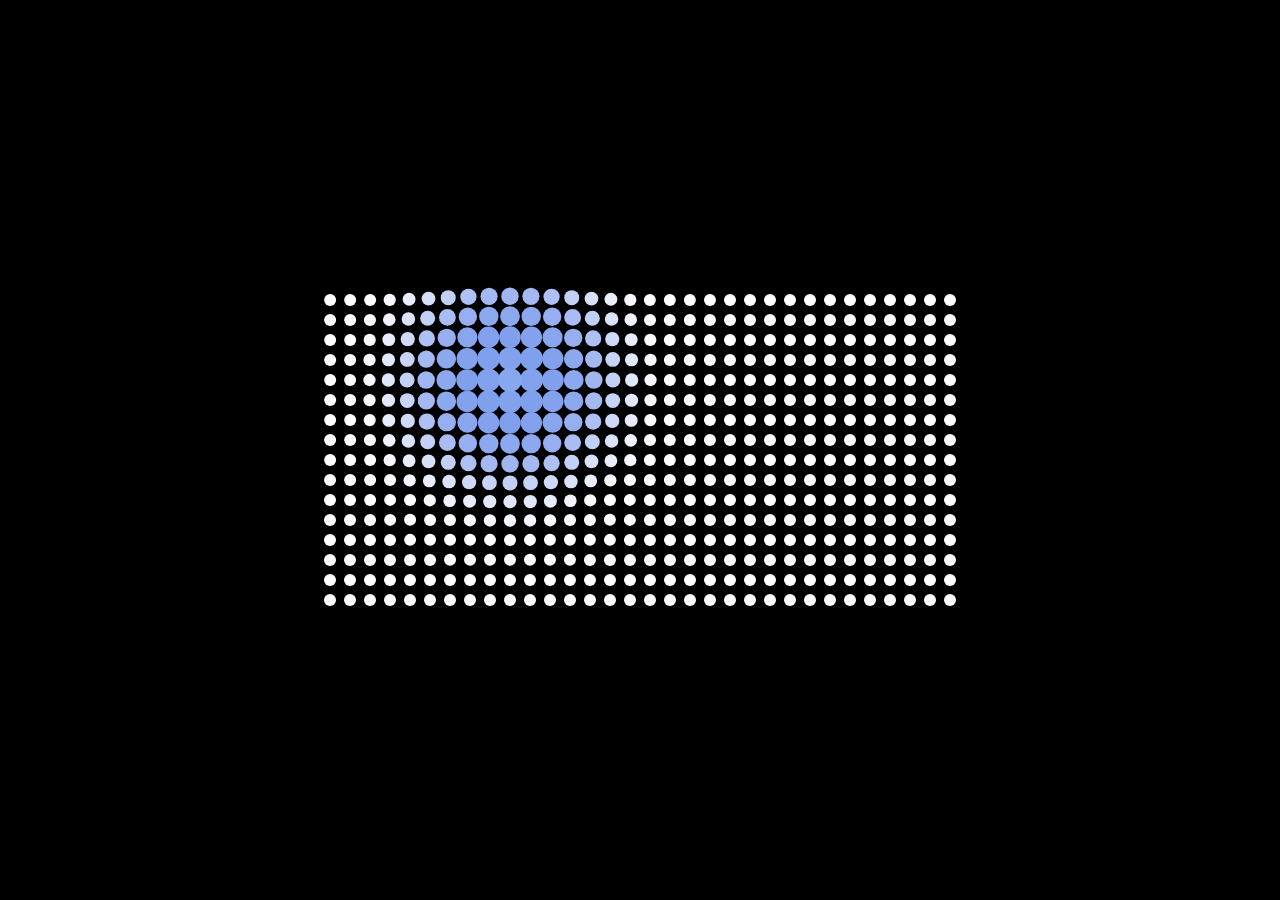
<file: src/main/resources/static/anime-master/documentation/examples/advanced-staggering-2.html>
<!DOCTYPE html>
<html>
<head>
  <title>advanced staggering • anime.js</title>
  <meta charset="utf-8">
  <meta name="viewport" content="width=device-width, initial-scale=1, maximum-scale=1">
  <meta property="og:title" content="anime.js">
  <meta property="og:url" content="https://animejs.com">
  <meta property="og:description" content="Javascript Animation Engine">
  <meta property="og:image" content="https://animejs.com/documentation/assets/img/icons/og.png">
  <meta name="twitter:card" content="summary">
  <meta name="twitter:title" content="anime.js">
  <meta name="twitter:site" content="@juliangarnier">
  <meta name="twitter:description" content="Javascript Animation Engine">
  <meta name="twitter:image" content="https://animejs.com/documentation/assets/img/icons/twitter.png">
  <link rel="apple-touch-icon-precomposed" href="../assets/img/social-media-image.png">
  <link rel="icon" type="image/png" href="../assets/img/favicon.png" >
  <link href="../assets/css/animejs.css" rel="stylesheet">
  <link href="../assets/css/documentation.css" rel="stylesheet">
  <style>

    :root {
      font-size: 20px;
    }

    body {
      display: flex;
      flex-wrap: wrap;
      justify-content: center;
      align-items: center;
      height: 100vh;
      background-color: #000;
    }

    .stagger-visualizer {
      display: flex;
      flex-wrap: wrap;
      justify-content: center;
      align-items: center;
      position: relative;
      width: 32rem;
      height: 16rem;
    }

    .dots-wrapper {
      position: absolute;
      display: flex;
      flex-wrap: wrap;
      justify-content: center;
      align-items: center;
      width: 100%;
      height: 100%;
    }

    .stagger-visualizer .dot {
      position: relative;
      width: calc(1rem - 8px);
      height: calc(1rem - 8px);
      margin: 4px;
      border-radius: 50%;
      background-color: currentColor;
    }

  </style>
</head>
<body>

  <div class="stagger-visualizer">
    <div class="dots-wrapper"></div>
  </div>

</body>
<script type="module">

  import anime from '../../src/index.js';

  var advancedStaggeringAnimation = (function() {

    var staggerVisualizerEl = document.querySelector('.stagger-visualizer');
    var dotsWrapperEl = staggerVisualizerEl.querySelector('.dots-wrapper');
    var dotsFragment = document.createDocumentFragment();
    var grid = [32, 16];
    var cellSize = 1;
    var numberOfElements = grid[0] * grid[1];
    var animation;
    var paused = true;

    for (var i = 0; i < numberOfElements; i++) {
      var dotEl = document.createElement('div');
      dotEl.classList.add('dot');
      dotsFragment.appendChild(dotEl);
    }

    dotsWrapperEl.appendChild(dotsFragment);

    var index = anime.random(0, numberOfElements-1);
    var nextIndex = 0;

    function play() {

      paused = false;
      if (animation) animation.pause();

      nextIndex = anime.random(0, numberOfElements-1);

      var saturation = 75;

      var colorStart = anime.random(0, 256);
      var colorEnd = anime.random(0, 256);
      var colorRangeValue = [colorStart, colorEnd];
      var luminosityStart = anime.random(60, 80);
      var luminosityEnd = anime.random(20, 40);
      var luminosityRangeValue = [luminosityStart, luminosityEnd];

      function staggeredGridColors(el, i, total) {
        var hue = Math.round(anime.stagger(colorRangeValue, {grid: grid, from: index})(el, i, total));
        var luminosity = Math.round(anime.stagger(luminosityRangeValue, {grid: grid, from: index})(el, i, total));
        return 'hsl(' + hue + ', ' + saturation + '%, ' + luminosity + '%)';
      }

      animation = anime({
        targets: '.stagger-visualizer .dot',
        keyframes: [
          {
            zIndex: function(el, i, total) {
              return Math.round(anime.stagger([numberOfElements, 0], {grid: grid, from: index})(el, i, total));
            },
            translateX: anime.stagger('-.001rem', {grid: grid, from: index, axis: 'x'}),
            translateY: anime.stagger('-.001rem', {grid: grid, from: index, axis: 'y'}),
            duration: 200
          }, {
            translateX: anime.stagger('.075rem', {grid: grid, from: index, axis: 'x'}),
            translateY: anime.stagger('.075rem', {grid: grid, from: index, axis: 'y'}),
            scale: anime.stagger([2, .2], {grid: grid, from: index}),
            backgroundColor: staggeredGridColors,
            duration: 450
          }, {
            translateX: 0,
            translateY: 0,
            scale: 1,
            duration: 500,
          }
        ],
        delay: anime.stagger(60, {grid: grid, from: index}),
        easing: 'easeInOutQuad',
        complete: play
      }, 30)

      index = nextIndex;

    }

    play();

  })();

</script>
</html>
</file>
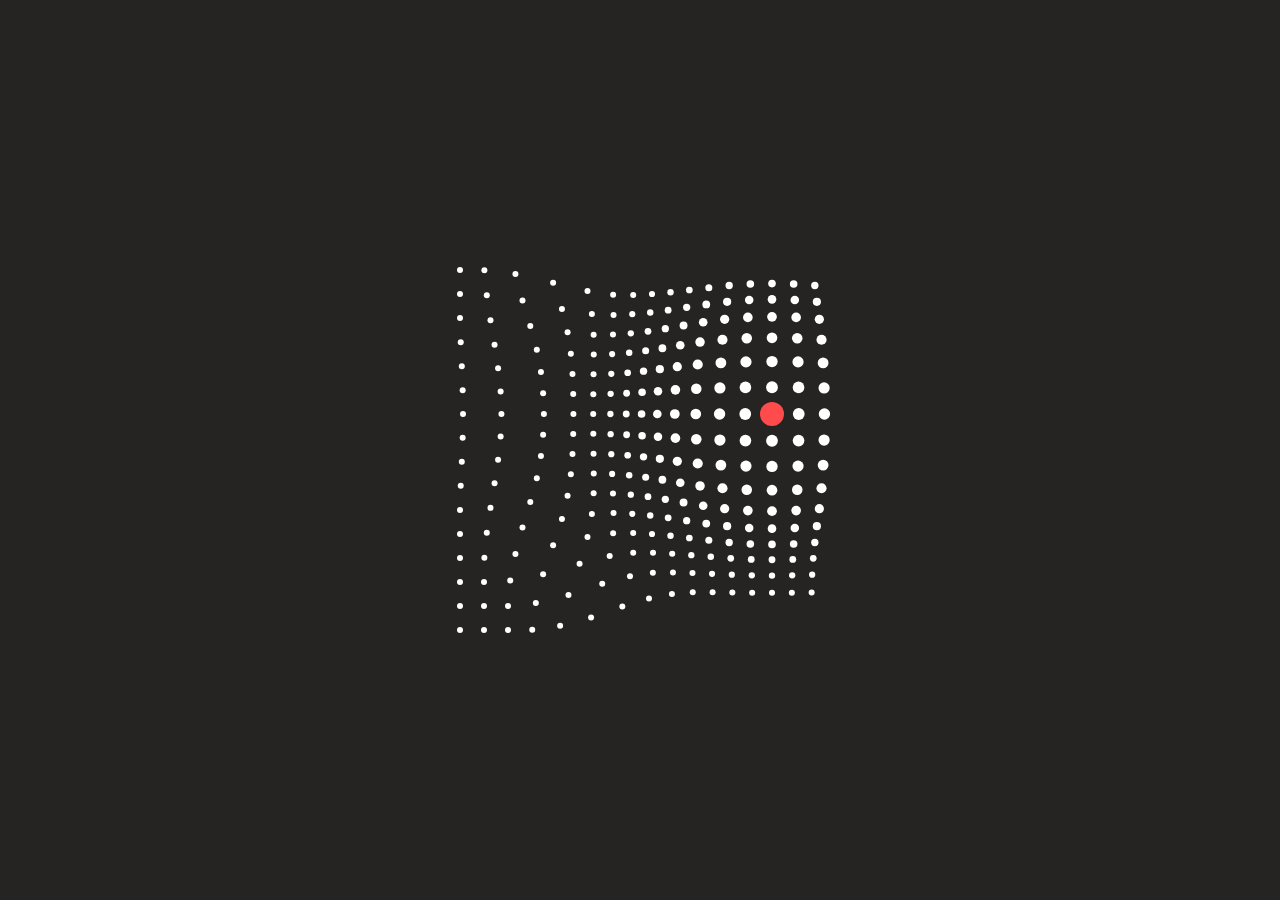
<file: src/main/resources/static/anime-master/documentation/examples/advanced-staggering.html>
<!DOCTYPE html>
<html>
<head>
  <title>advanced staggering • anime.js</title>
  <meta charset="utf-8">
  <meta name="viewport" content="width=device-width, initial-scale=1, maximum-scale=1">
  <meta property="og:title" content="anime.js">
  <meta property="og:url" content="https://animejs.com">
  <meta property="og:description" content="Javascript Animation Engine">
  <meta property="og:image" content="https://animejs.com/documentation/assets/img/icons/og.png">
  <meta name="twitter:card" content="summary">
  <meta name="twitter:title" content="anime.js">
  <meta name="twitter:site" content="@juliangarnier">
  <meta name="twitter:description" content="Javascript Animation Engine">
  <meta name="twitter:image" content="https://animejs.com/documentation/assets/img/icons/twitter.png">
  <link rel="apple-touch-icon-precomposed" href="../assets/img/social-media-image.png">
  <link rel="icon" type="image/png" href="../assets/img/favicon.png" >
  <link href="../assets/css/animejs.css" rel="stylesheet">
  <link href="../assets/css/documentation.css" rel="stylesheet">
  <style>

    :root {
      font-size: 24px;
    }

    body {
      display: flex;
      flex-wrap: wrap;
      justify-content: center;
      align-items: center;
      height: 100vh;
    }

    .stagger-visualizer {
      position: relative;
      display: flex;
      flex-wrap: wrap;
      justify-content: center;
      align-items: center;
      width: 16rem;
      height: 16rem;
    }

    .stagger-visualizer .dot {
      position: relative;
      width: .25rem;
      height: .25rem;
      margin: .375rem;
      background-color: currentColor;
      border-radius: 50%;
    }

    .stagger-visualizer .cursor {
      position: absolute;
      z-index: 1;
      top: 0;
      left: 0;
      width: 1rem;
      height: 1rem;
      background-color: currentColor;
      border-radius: 50%;
    }

  </style>
</head>
<body>

  <div class="stagger-visualizer">
    <div class="cursor color-red"></div>
  </div>

</body>
<script type="module">

  import anime from '../../src/index.js';

  const staggerVisualizerEl = document.querySelector('.stagger-visualizer');
  const fragment = document.createDocumentFragment();
  const numberOfElements = 16*16;
  var animation;

  for (let i = 0; i < numberOfElements; i++) {
    const dotEl = document.createElement('div');
    dotEl.classList.add('dot');
    fragment.appendChild(dotEl);
  }

  staggerVisualizerEl.appendChild(fragment);

  let index = anime.random(0, numberOfElements);
  let nextIndex = 0;

  function animateGrid() {

    if (animation) animation.pause();

    nextIndex = anime.random(0, numberOfElements);

    anime.set('.cursor', {
      translateX: anime.stagger('-1rem', {grid: [16, 16], from: index, axis: 'x'}),
      translateY: anime.stagger('-1rem', {grid: [16, 16], from: index, axis: 'y'})
    });

    animation = anime.timeline({
      easing: 'easeInOutQuad',
      complete: animateGrid
    })
    .add({
      targets: '.cursor',
      keyframes: [
        { scale: .625 }, 
        { scale: 1.125 },
        { scale: 1 }
      ],
      duration: 600
    })
    .add({
      targets: '.dot',
      keyframes: [
        {
          translateX: anime.stagger('-.175rem', {grid: [16, 16], from: index, axis: 'x'}),
          translateY: anime.stagger('-.175rem', {grid: [16, 16], from: index, axis: 'y'}),
          duration: 200
        }, {
          translateX: anime.stagger('.125rem', {grid: [16, 16], from: index, axis: 'x'}),
          translateY: anime.stagger('.125rem', {grid: [16, 16], from: index, axis: 'y'}),
          scale: 2,
          duration: 500
        }, {
          translateX: 0,
          translateY: 0,
          scale: 1,
          duration: 600,
        }
      ],
      delay: anime.stagger(50, {grid: [16, 16], from: index})
    }, '-=600')
    .add({
      targets: '.cursor',
      translateX: { value: anime.stagger('-1rem', {grid: [16, 16], from: nextIndex, axis: 'x'}), duration: anime.random(400, 1200) },
      translateY: { value: anime.stagger('-1rem', {grid: [16, 16], from: nextIndex, axis: 'y'}), duration: anime.random(400, 1200) },
      easing: 'easeOutSine'
    }, '-=1100')

    index = nextIndex;

  }

  animateGrid();

</script>
</html>
</file>
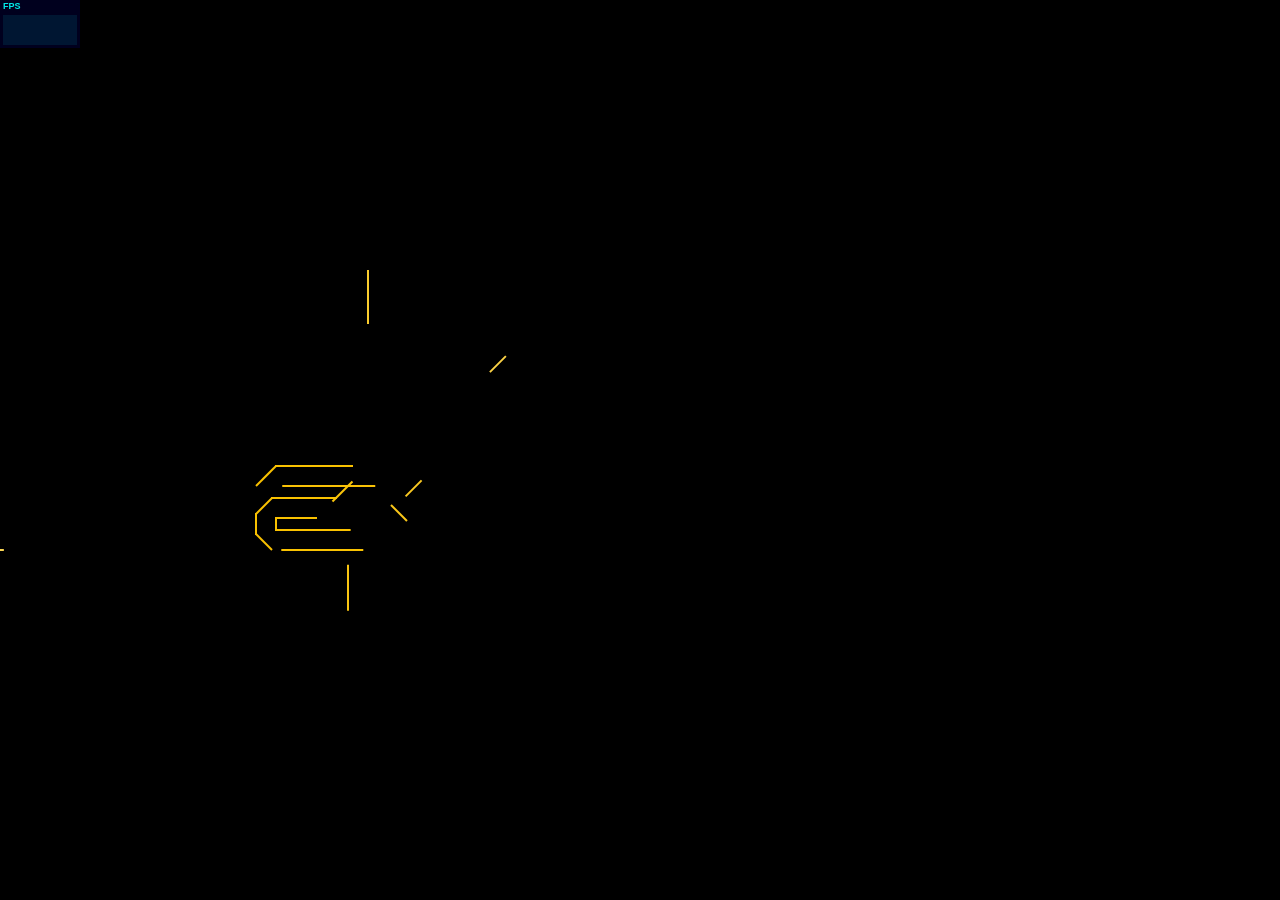
<file: src/main/resources/static/anime-master/documentation/examples/animejs-mgs-logo-animation.html>
<!DOCTYPE html>
<html>
<head>
  <title>Anime MGS logo animation | anime.js</title>
  <meta charset="utf-8">
  <meta name="viewport" content="width=device-width, initial-scale=1, maximum-scale=1">
  <meta property="og:title" content="anime.js">
  <meta property="og:url" content="https://animejs.com">
  <meta property="og:description" content="Javascript Animation Engine">
  <meta property="og:image" content="https://animejs.com/documentation/assets/img/icons/og.png">
  <meta name="twitter:card" content="summary">
  <meta name="twitter:title" content="anime.js">
  <meta name="twitter:site" content="@juliangarnier">
  <meta name="twitter:description" content="Javascript Animation Engine">
  <meta name="twitter:image" content="https://animejs.com/documentation/assets/img/icons/twitter.png">
  <link rel="apple-touch-icon-precomposed" href="../assets/img/social-media-image.png">
  <link rel="icon" type="image/png" href="../assets/img/favicon.png">
  <link href="../assets/css/animejs.css" rel="stylesheet">
  <link href="../assets/css/documentation.css" rel="stylesheet">
  <script src="../../lib/anime.min.js"></script>
  <!-- <script src="../assets/js/anime/anime.2.2.0.js"></script> -->
  <style>

    html,
    body {
      background-color: black;
    }

    section {
      position: absolute;
      width: 100%;
      height: 100%;
      display: flex;
      justify-content: center;
    }

    .mgs-logo { margin: auto; }
    .vert { transform-origin: center bottom; }
    .hori { transform-origin: 0% 50%; }
    .diag-left { transform-origin: 100% 100%; }
    .diag-right { transform-origin: 100% 0%; }

    .stripes path,
    .text-fills path,
    .katakana path,
    .line {
      opacity: 0
    }

  </style>
</head>
<body>
  <section>
    <svg class="mgs-logo" width="100%" height="448" viewBox="0 0 1024 448">
      <g class="stripes" transform="translate(321.000000, 160.000000)" fill="#FFF">
        <path d="M8,20 L12,16 L92,16 L88,20 L8,20 L8,20 L8,20 L8,20 Z" class="stripe stripe-left"></path>
        <path d="M4,24 L0,28 L80,28 L84,24 L4,24 L4,24 L4,24 L4,24 Z" class="stripe stripe-left"></path>
        <path d="M16,12 L20,8 L100,8 L96,12 L16,12 L16,12 L16,12 L16,12 Z" class="stripe stripe-left"></path>
        <path d="M24,4 L28,0 L108,7.10542736e-15 L104,4 L24,4 L24,4 L24,4 L24,4 Z" class="stripe stripe-left"></path>
      </g>
      <g class="stripes" transform="translate(592.000000, 160.000000)" fill="#FFF">
        <path d="M8,20 L12,16 L92,16 L88,20 L8,20 L8,20 L8,20 L8,20 Z" class="stripe stripe-right"></path>
        <path d="M4,24 L0,28 L80,28 L84,24 L4,24 L4,24 L4,24 L4,24 Z" class="stripe stripe-right"></path>
        <path d="M16,12 L20,8 L100,8 L96,12 L16,12 L16,12 L16,12 L16,12 Z" class="stripe stripe-right"></path>
        <path d="M24,4 L28,0 L108,7.10542736e-15 L104,4 L24,4 L24,4 L24,4 L24,4 Z" class="stripe stripe-right"></path>
      </g>
      <g class="katakana" transform="translate(202.000000, 128.000000)" fill="#FFF">
        <path d="M55,33 L56,32 L136,32 L135,33 L55,33 Z" data-d="M0,92 L60,32 L140,32 L80,92 L0,92 Z"></path>
        <path d="M28,28 L29,28 L1,0 L0,0 L28,28 Z" data-d="M32,28 L230,28 L202,0 L4,0 L32,28 Z"></path>
        <path d="M232,28 L204,0 L205,0 L233,28 L232,28 Z" data-d="M236,28 L208,0 L388,0 L416,28 L236,28 Z"></path>
        <path d="M169,92 L197,64 L199,64 L171,92 L169,92 Z" data-d="M173,92 L201,64 L381,64 L353,92 L173,92 Z"></path>
        <path d="M435,92 L355,92 L356,91 L436,91 L435,92 Z" data-d="M439,92 L359,92 L387,64 L467,64 L439,92 Z"></path>
        <path d="M497,28 L498,28 L470,0 L469,0 L497,28 Z" data-d="M422,28 L502,28 L474,0 L394,0 L422,28 Z"></path>
        <path d="M476,65 L556,65 L555,64 L475,64 L476,65 Z" data-d="M507,92 L587,92 L559,64 L479,64 L507,92 Z"></path>
        <path d="M554,59 L553,60 L473,60 L474,59 L554,59 Z" data-d="M617,0 L557,60 L477,60 L537,0 L617,0 Z"></path>
      </g>
      <g class="text-fills" transform="translate(128.000000, 240.000000)" fill="#FFF">
        <path d="M0,48 L0,68 L16,84 L96,84 L112,68 L112,16 L96,0 L20,0 L0,20 L92,20 L92,64 L20,64 L20,52 L60,52 L80,32 L16,32 L0,48 Z" id="a"></path>
        <path d="M216,84 L236,84 L236,16 L220,0 L140,0 L124,16 L124,84 L144,84 L144,20 L216,20 L216,84 L216,84 Z" id="n"></path>
        <path d="M248,0 L268,0 L268,84 L248,84 L248,0 Z" id="i"></path>
        <path d="M300,20 L300,84 L280,84 L280,16 L296,0 L408,0 L424,16 L424,84 L404,84 L404,20 L362,20 L362,84 L342,84 L342,20 L300,20 Z" id="m"></path>
        <path d="M548,36 L548,16 L532,2.55795385e-13 L452,2.4158453e-13 L436,16 L436,68 L452,84 L528,84 L548,64 L456,64 L456,20 L528,20 L528,32 L488,32 L468,52 L532,52 L548,36 L548,36 Z" id="e"></path>
        <path d="M562,64 L582,84 L626,84 L642,68 L642,0 L622,0 L622,64 L562,64 Z" id="j"></path>
        <path d="M674,20 L766,20 L746,0 L670,0 L654,16 L654,36 L670,52 L746,52 L746,64 L654,64 L674,84 L750,84 L766,68 L766,48 L750,32 L674,32 L674,20 Z" id="s"></path>
      </g>
      <g stroke="#FFF" stroke-width="2" fill="none" fill-rule="evenodd">
        <path d="M148,292 L148,304" class="line vert" stroke-linecap="square"></path>
        <path d="M128,288 L128,308" class="line vert" stroke-linecap="square"></path>
        <path d="M148,240 L128,260" class="line diag-right"></path>
        <path d="M128,308 L144,324" class="line diag-left"></path>
        <path d="M144,272 L128,288" class="line diag-right"></path>
        <path d="M148,240 L224,240" class="line hori" stroke-linecap="square"></path>
        <path d="M144,272 L208,272" class="line hori" stroke-linecap="square"></path>
        <path d="M148,292 L188,292" class="line hori" stroke-linecap="square"></path>
        <path d="M148,304 L220,304" class="line hori" stroke-linecap="square"></path>
        <path d="M144,324 L224,324" class="line hori" stroke-linecap="square"></path>
        <path d="M129,260 L220,260" class="line hori" stroke-linecap="square"></path>
        <path d="M208,272 L188,292" class="line diag-right"></path>
        <path d="M220,260 L220,304" class="line vert" stroke-linecap="square"></path>
        <path d="M224,240 L240,256" class="line diag-left"></path>
        <path d="M240,308 L224,324" class="line diag-right"></path>
        <path d="M240,256 L240,308" class="line vert" stroke-linecap="square"></path>
        <path d="M252,256 L252,324" class="line vert" stroke-linecap="square"></path>
        <path d="M268,240 L252,256" class="line diag-right"></path>
        <path d="M252,324 L272,324" class="line hori" stroke-linecap="square"></path>
        <path d="M272,260 L272,324" class="line vert" stroke-linecap="square"></path>
        <path d="M268,240 L348,240" class="line hori" stroke-linecap="square"></path>
        <path d="M272,260 L344,260" class="line hori" stroke-linecap="square"></path>
        <path d="M344,260 L344,324" class="line vert" stroke-linecap="square"></path>
        <path d="M348,240 L364,256" class="line diag-left"></path>
        <path d="M344,324 L364,324" class="line hori" stroke-linecap="square"></path>
        <path d="M364,256 L364,324" class="line vert" stroke-linecap="square"></path>
        <path d="M376,240 L376,324" class="line vert" stroke-linecap="square"></path>
        <path d="M376,324 L396,324" class="line hori" stroke-linecap="square"></path>
        <path d="M376,240 L396,240" class="line hori" stroke-linecap="square"></path>
        <path d="M396,240 L396,324" class="line vert" stroke-linecap="square"></path>
        <path d="M408,256 L408,324" class="line vert" stroke-linecap="square"></path>
        <path d="M424,240 L408,256" class="line diag-right"></path>
        <path d="M408,324 L428,324" class="line hori" stroke-linecap="square"></path>
        <path d="M428,261 L428,323" class="line vert" stroke-linecap="square"></path>
        <path d="M424,240 L536,240" class="line hori" stroke-linecap="square"></path>
        <path d="M428,260 L470,260" class="line hori" stroke-linecap="square"></path>
        <path d="M470,261 L470,323" class="line vert" stroke-linecap="square"></path>
        <path d="M470,324 L490,324" class="line hori" stroke-linecap="square"></path>
        <path d="M490,261 L490,323" class="line vert" stroke-linecap="square"></path>
        <path d="M490,260 L532,260" class="line hori" stroke-linecap="square"></path>
        <path d="M532,261 L532,323" class="line vert" stroke-linecap="square"></path>
        <path d="M536,240 L552,256" class="line diag-left"></path>
        <path d="M532,324 L552,324" class="line hori" stroke-linecap="square"></path>
        <path d="M552,256 L552,324" class="line vert" stroke-linecap="square"></path>
        <path d="M564,256 L564,308" class="line vert" stroke-linecap="square"></path>
        <path d="M564,308 L580,324" class="line diag-left"></path>
        <path d="M580,240 L564,256" class="line diag-right"></path>
        <path d="M584,260 L584,304" class="line vert" stroke-linecap="square"></path>
        <path d="M616,272 L596,292" class="line diag-right"></path>
        <path d="M580,240 L660,240" class="line hori" stroke-linecap="square"></path>
        <path d="M584,260 L656,260" class="line hori" stroke-linecap="square"></path>
        <path d="M580,324 L656,324" class="line hori" stroke-linecap="square"></path>
        <path d="M596,292 L660,292" class="line hori" stroke-linecap="square"></path>
        <path d="M616,272 L656,272" class="line hori" stroke-linecap="square"></path>
        <path d="M656,260 L656,272" class="line vert" stroke-linecap="square"></path>
        <path d="M660,240 L676,256" class="line diag-left"></path>
        <path d="M676,304 L656,324" class="line diag-right"></path>
        <path d="M676,276 L660,292" class="line diag-right"></path>
        <path d="M584,304 L676,304" class="line hori" stroke-linecap="square"></path>
        <path d="M676,256 L676,276" class="line vert" stroke-linecap="square"></path>
        <path d="M690,304 L710,324" class="line diag-left"></path>
        <path d="M690,304 L750,304" class="line hori" stroke-linecap="square"></path>
        <path d="M710,324 L754,324" class="line hori" stroke-linecap="square"></path>
        <path d="M750,240 L750,304" class="line vert" stroke-linecap="square"></path>
        <path d="M770,308 L754,324" class="line diag-right"></path>
        <path d="M750,240 L770,240" class="line hori" stroke-linecap="square"></path>
        <path d="M770,240 L770,308" class="line vert" stroke-linecap="square"></path>
        <path d="M782,256 L782,276" class="line vert" stroke-linecap="square"></path>
        <path d="M782,276 L798,292" class="line diag-left"></path>
        <path d="M782,304 L802,324" class="line diag-left"></path>
        <path d="M798,240 L782,256" class="line diag-right"></path>
        <path d="M802,260 L802,272" class="line vert" stroke-linecap="square"></path>
        <path d="M798,240 L874,240" class="line hori" stroke-linecap="square"></path>
        <path d="M802,272 L878,272" class="line hori" stroke-linecap="square"></path>
        <path d="M802,324 L878,324" class="line hori" stroke-linecap="square"></path>
        <path d="M798,292 L874,292" class="line hori" stroke-linecap="square"></path>
        <path d="M782,304 L874,304" class="line hori" stroke-linecap="square"></path>
        <path d="M874,292 L874,304" class="line vert" stroke-linecap="square"></path>
        <path d="M878,272 L894,288" class="line diag-left"></path>
        <path d="M874,240 L894,260" class="line diag-left"></path>
        <path d="M894,308 L878,324" class="line diag-right"></path>
        <path d="M802,260 L894,260" class="line hori" stroke-linecap="square"></path>
        <path d="M894,288 L894,308" class="line vert" stroke-linecap="square"></path>
      </g>
    </svg>
  </section>
  <script>

  var logoAnimation = anime.timeline({
    direction: 'alternate',
    loop: true
  });

  logoAnimation
  .add({
      targets: '.stripes path',
      translateX: [-1000, 0],
      opacity: {
        value: 1,
        duration: 100
      },
      fill: '#F9C100',
      delay: (el, i) => 2200 + (i * 75),
      duration: 400,
      easing: 'easeOutExpo',
    }, 0)
  .add({
      targets: '.katakana path',
      d: (el) => el.getAttribute('data-d'),
      opacity: {
        value: [0, 1],
        duration: 100
      },
      fill: '#F9C100',
      delay: (el, i) => 2400 + (i * 120),
      duration: 1200,
      easing: 'easeOutCirc',
    }, 0)
    .add({
      targets: '.text-fills path',
      opacity: [0, 1],
      fill: '#F9C100',
      easing: 'easeOutExpo',
      duration: 200,
      delay: (t, i) => 3300 + (anime.random(0, 450)),
    }, 0)
    .add({
      targets: '.line',
      translateX: (target) => {
        let x = 1200;
        let translate;
        if (target.classList.contains('hori')) translate = anime.random(0, 1) ? x : -x;
        if (target.classList.contains('diag-right') || target.classList.contains('diag-left')) translate =  x / 3;
        return [translate, 0];
      },
      translateY: (target) => {
        let y = 1200;
        let translate;
        if (target.classList.contains('vert')) translate = anime.random(0, 1) ? y : -y;
        if (target.classList.contains('diag-right')) translate =  -y / 3;
        if (target.classList.contains('diag-left')) translate =  y / 3;
        return [translate, 0];
      },
      stroke: '#F9C100',
      opacity: {
        value: [0, 1],
        duration: 100,
      },
      delay: (t, i) => (i * 25),
      duration: 500,
      easing: 'easeOutSine',
    }, 0);

  </script>
  <script src="../assets/js/vendors/stats.min.js"></script>
</body>
</html>
</file>
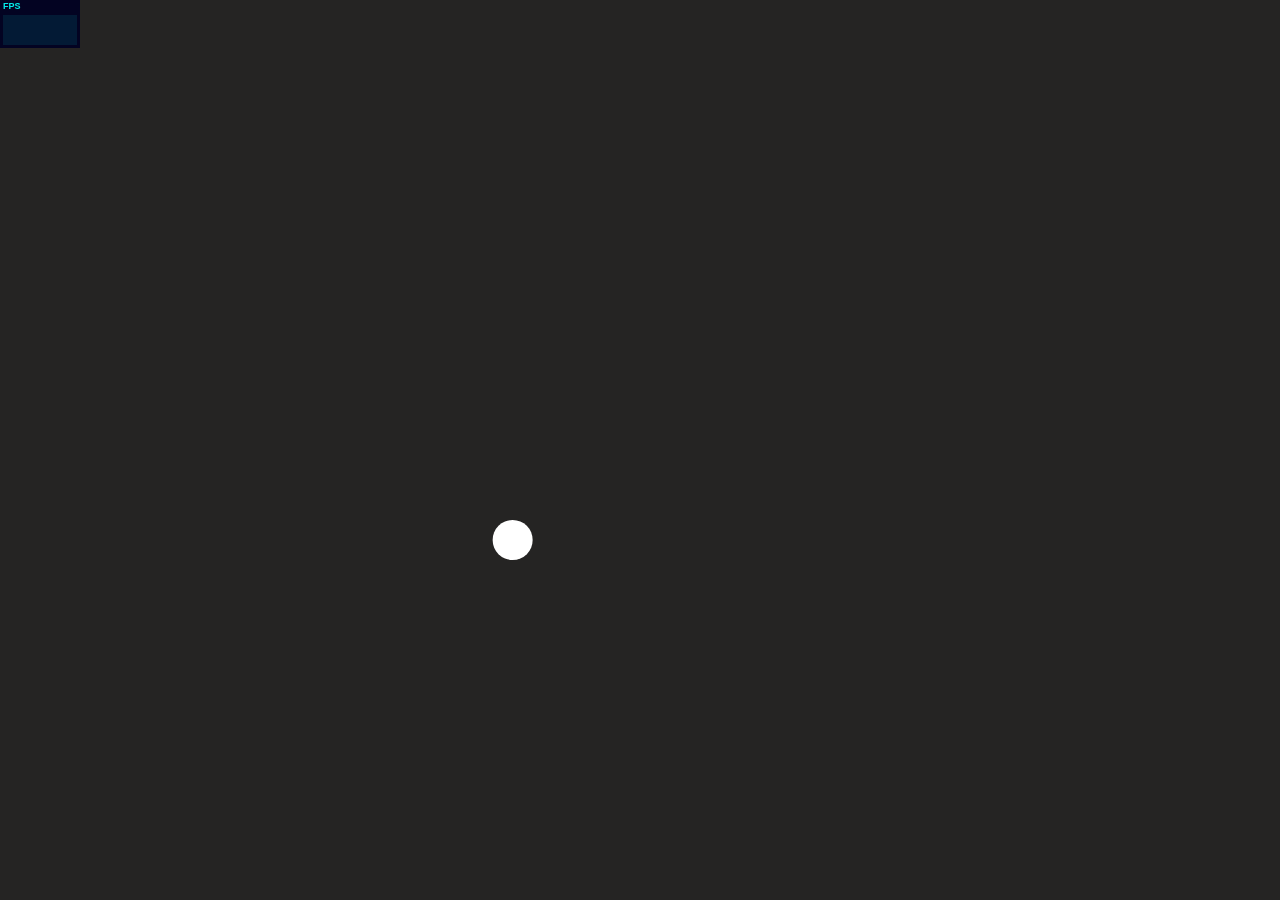
<file: src/main/resources/static/anime-master/documentation/examples/animejs-v2-logo-animation.html>
<!DOCTYPE html>
<html>
<head>
  <title>Anime logo animation | anime.js</title>
  <meta charset="utf-8">
  <meta name="viewport" content="width=device-width, initial-scale=1, maximum-scale=1">
  <meta property="og:title" content="anime.js">
  <meta property="og:url" content="https://animejs.com">
  <meta property="og:description" content="Javascript Animation Engine">
  <meta property="og:image" content="https://animejs.com/documentation/assets/img/icons/og.png">
  <meta name="twitter:card" content="summary">
  <meta name="twitter:title" content="anime.js">
  <meta name="twitter:site" content="@juliangarnier">
  <meta name="twitter:description" content="Javascript Animation Engine">
  <meta name="twitter:image" content="https://animejs.com/documentation/assets/img/icons/twitter.png">
  <link rel="apple-touch-icon-precomposed" href="../assets/img/social-media-image.png">
  <link rel="icon" type="image/png" href="../assets/img/favicon.png">
  <link href="../assets/css/animejs.css" rel="stylesheet">
  <link href="../assets/css/documentation.css" rel="stylesheet">
  <script src="../../lib/anime.min.js"></script>
  <!-- <script src="../assets/js/anime/anime.2.2.0.js"></script> -->
  <style>
    body {
      opacity: 0;
      display: flex;
      flex-direction: column;
      justify-content: center;
    }
    body.ready {
      opacity: 1;
    }
    .logo-animation {
      display: flex;
      align-items: center;
      justify-content: center;
      width: 100%;
      margin-top: -40px;
    }
    .letters {
      position: relative;
      display: flex;
      width: 682px;
      height: 162px;
    }
    .letter {
      position: relative;
      width: 162px;
      height: 162px;
    }
    .letter:not(:first-child) {
      margin-left: -42px;
    }
    .letter-i {
      z-index: 1;
      width: 82px;
      transform-origin: 100% 50%;
    }
    .dot {
      position: absolute;
      width: 42px;
      height: 42px;
      transform: scale(0);
    }
    .dot-i {
      top: 0;
      left: 240px;
    }
    .dot-e {
      bottom: 0;
      right: 0;
    }
    .logo-icon {
      display: flex;
      position: absolute;
      left: 230px;
      top: -10px;
      width: 222px;
      height: 62px;
    }
    .icon {
      width: 62px;
      height: 62px;
      opacity: 0;
    }
    .icon-text {
      position: absolute;
      top: 60px;
      left: 60px;
      width: 160px;
      height: 62px;
    }
    .icon-text path,
    .icon-text polygon {
      opacity: 0;
    }
  </style>
</head>
<body>
  <div class="logo-animation">
    <div class="letters">
      <div class="letter letter-a">
        <svg viewBox="0 0 162 162">
          <g fill="none" fill-rule="evenodd" stroke="#5E89FB">
            <path class="fill in" stroke-width="40" d="M101 141H81a60 60 0 1 1 0-120c33.14 0 59 26.86 60 60v80"/>
            <path class="fill out" stroke-width="40" d="M141 161V81c-1-33.14-26.86-60-60-60a60 60 0 1 0 0 120h20"/>
            <path class="line out" stroke-width="2" d="M121 161V81.33C120.18 58.59 102.7 41 81 41a40 40 0 1 0 0 80h20v40H81A80 80 0 1 1 81 1c43.8 0 78.66 35.27 80 79.7V161h-40z"/>
          </g>
        </svg>
      </div>
      <div class="letter letter-n">
        <svg viewBox="0 0 162 162">
          <g fill="none" fill-rule="evenodd" stroke="#FB155A">
            <path class="fill in" stroke-width="40" d="M21 161V1"/>
            <path class="fill out" stroke-width="40" d="M21 1v160"/>
            <path class="fill in" stroke-width="40" d="M21 161V81c1-33.14 26.86-60 60-60a60 60 0 0 1 60 60v80"/>
            <path class="fill out" stroke-width="40" d="M141 161V81a60 60 0 0 0-60-60c-33.14 0-59 26.86-60 60v80"/>
            <path class="line out" stroke-width="2" d="M41 161V1H1v160h40z"/>
            <path class="line out" stroke-width="2" d="M1 161V80.4C2.35 36.27 37.2 1 81 1a80 80 0 0 1 80 80v80h-40V81a40 40 0 0 0-40-40c-21.7 0-39.18 17.59-40 40.33V161H1z"/>
          </g>
        </svg>
      </div>
      <div class="letter letter-i">
        <svg viewBox="0 0 82 162">
          <g fill="none" fill-rule="evenodd" stroke="#18FF92">
            <path class="fill in" stroke-width="40" d="M21 61v20a60 60 0 0 0 60 60"/>
            <path class="fill out" stroke-width="40" d="M81 141a60 60 0 0 1-60-60V61"/>
            <path class="line out" stroke-width="2" d="M81 121a40 40 0 0 1-40-40V61H1v20a80 80 0 0 0 80 80v-40z"/>
          </g>
        </svg>
      </div>
      <div class="letter letter-m-1">
        <svg viewBox="0 0 162 162">
          <g fill="none" fill-rule="evenodd" stroke="#5E89FB">
            <path class="fill in" stroke-width="40" d="M21 161V1"/>
            <path class="fill out" stroke-width="40" d="M21 1v160"/>
            <path class="fill in" stroke-width="40" d="M21 161V81c1-33.14 26.86-60 60-60a60 60 0 0 1 60 60v80"/>
            <path class="fill out" stroke-width="40" d="M141 161V81a60 60 0 0 0-60-60c-33.14 0-59 26.86-60 60v80"/>
            <path class="line out" stroke-width="2" d="M41 161V1H1v160h40z"/>
            <path class="line out" stroke-width="2" d="M1 161V80.4C2.35 36.27 37.2 1 81 1a80 80 0 0 1 80 80v80h-40V81a40 40 0 0 0-40-40c-21.7 0-39.18 17.59-40 40.33V161H1z"/>
          </g>
        </svg>
      </div>
      <div class="letter letter-m-2">
        <svg viewBox="0 0 162 162">
          <g fill="none" fill-rule="evenodd" stroke="#FB155A">
            <path class="fill in" stroke-width="40" d="M21 161V81c1-33.14 26.86-60 60-60a60 60 0 0 1 60 60v80"/>
            <path class="fill out" stroke-width="40" d="M141 161V81a60 60 0 0 0-60-60c-33.14 0-59 26.86-60 60v80"/>
            <path class="line out" stroke-width="2" d="M1 161V80.4C2.35 36.27 37.2 1 81 1a80 80 0 0 1 80 80v80h-40V81a40 40 0 0 0-40-40c-21.7 0-39.18 17.59-40 40.33V161H1z"/>
          </g>
        </svg>
      </div>
      <div class="letter letter-e">
        <svg viewBox="0 0 162 162">
          <g fill="none" fill-rule="evenodd" stroke="#18FF92">
            <path class="fill in" stroke-width="40" d="M81 101h60V81c-1-33.14-26.86-60-60-60a60 60 0 1 0 0 120"/>
            <path class="fill out" stroke-width="40" d="M81 141a60 60 0 1 1 0-120c33.14 0 59 26.86 60 60v20H81"/>
            <path class="line out" stroke-width="2" d="M81 81v40h80V80.7C159.66 36.27 124.8 1 81 1a80 80 0 1 0 0 160v-40a40 40 0 1 1 0-80c21.6 0 39.01 17.42 39.99 40H81z"/>
          </g>
        </svg>
      </div>
      <div class="logo-icon">
        <div class="icon">
          <svg viewBox="0 0 62 62">
            <g fill="none" fill-rule="evenodd" stroke-width="2" transform="translate(1 1)">
              <path class="icon-curve" stroke="#FF1554" d="M0 16a80.88 80.88 0 0 1 44 44"/>
              <path class="icon-line" stroke="#5E89FB" d="M4 0h54a2 2 0 0 1 2 2.01V58A2 2 0 0 1 58 60H2a2 2 0 0 1-2-2.01V2A2 2 0 0 1 2 0h2z"/>
              <rect width="40" height="40" x="10" y="10" stroke="#18FF92" rx="20"/>
            </g>
          </svg>
        </div>
        <div class="icon-text">
          <svg viewBox="0 0 160 62">
            <g fill="#FBF3FB" fill-rule="evenodd">
              <path d="M27.33 18h1.73l10.15 25.7h-1.69l-3.24-8.24H21.97l-3.28 8.24H17L27.33 18zm6.45 16.1l-5.51-14.55h-.07l-5.73 14.54h11.3z"/>
              <polygon points="51.334 18 53.314 18 69.55 41.58 69.622 41.58 69.622 18 71.206 18 71.206 43.704 69.334 43.704 52.99 19.944 52.918 19.944 52.918 43.704 51.334 43.704"/>
              <polygon points="86.027 18 87.611 18 87.611 43.704 86.027 43.704"/>
              <polygon points="102.433 18 104.701 18 114.745 41.94 114.817 41.94 124.753 18 127.021 18 127.021 43.704 125.437 43.704 125.437 19.944 125.365 19.944 115.573 43.704 113.989 43.704 104.089 19.944 104.017 19.944 104.017 43.704 102.433 43.704"/>
              <polygon points="141.843 18 159.123 18 159.123 19.368 143.427 19.368 143.427 29.664 158.187 29.664 158.187 31.032 143.427 31.032 143.427 42.336 159.303 42.336 159.303 43.704 141.843 43.704"/>
            </g>
          </svg>
        </div>
      </div>
      <div class="dot dot-i">
        <svg viewBox="0 0 42 42">
          <g fill="none" fill-rule="evenodd">
            <rect width="40" height="40" x="1" y="1" fill="#17F28C" rx="20"/>
          </g>
        </svg>
      </div>
      <div class="dot dot-e">
        <svg viewBox="0 0 42 42">
          <g fill="none" fill-rule="evenodd">
            <rect width="40" height="40" x="1" y="1" fill="#FFFFFF" rx="20"/>
          </g>
        </svg>
      </div>
    </div>
  </div>
  <script>

    var logoAnimation = (function() {

      var logoEl = document.querySelector('.logo-animation');
      var pathEls = document.querySelectorAll('.logo-animation path:not(.icon-curve)');
      var innerWidth = window.innerWidth;
      var maxWidth = 740;
      var logoScale = innerWidth <= maxWidth ? innerWidth / maxWidth : 1;
      var logoTimeline = anime.timeline({ autoplay: false, direction: 'alternate', loop: true });

      logoEl.style.transform = 'translateY(50px) scale('+logoScale+')';

      for (var i = 0; i < pathEls.length; i++) {
        var el = pathEls[i];
        el.setAttribute('stroke-dashoffset', anime.setDashoffset(el));
      }

      logoTimeline
        .add({
          targets: '.dot-e',
          translateX: [
            { value: -600, duration: 520, delay: 200, easing: 'easeInQuart' },
            { value: [-100, 0], duration: 500, delay: 1000, easing: 'easeOutQuart' }
          ],
          scale: [
            { value: [0, 1], duration: 200, easing: 'easeOutBack' },
            { value: 0, duration: 20, delay: 500, easing: 'easeInQuart' },
            { value: 1, duration: 200, delay: 1000, easing: 'easeOutQuart' },
            { value: 0, duration: 400, delay: 500, easing: 'easeInBack' }
          ]
        }, 0)
        .add({
          targets: '.dot-i',
          translateY: { value: [-200, 0], duration: 500, elasticity: 400 },
          scale: [
            { value: [0, 1], duration: 100, easing: 'easeOutQuart' },
            { value: 0, duration: 400, delay: 1400, easing: 'easeInBack' }
          ],
          delay: 1200
        }, 0)
        .add({
          targets: '.fill.in',
          strokeDashoffset: {
            value: [anime.setDashoffset, 0],
            duration: 600,
            delay: function(el, i, t) { return 700 + ( i * 100 ); },
            easing: 'easeOutQuart'
          },
          stroke: {
            value: ['#FFF', function(el) { return anime.get(el.parentNode, 'stroke') } ],
            duration: 500,
            delay: 500,
            easing: 'easeInQuad'
          },
          opacity: {
            value: 0,
            duration: 1,
            delay: function(el, i, t) { return 1900 + ( i * 80 ); },
          }
        }, 0)
        .add({
          targets: '.fill.out',
          strokeDashoffset: [
            { value: [anime.setDashoffset, anime.setDashoffset], duration: 1890 },
            {
              value: [0, anime.setDashoffset],
              duration: 800,
              delay: function(el, i) { return (i * 80); },
              easing: 'easeInQuart'
            }
          ]
        }, 0)
        .add({
          targets: '.line.out',
          strokeDashoffset: {
            value: [0, anime.setDashoffset],
            duration: 1200,
            delay: function(el, i, t) { return 2500 + ( i * 100 ); },
            easing: 'easeInQuart'
          },
          strokeWidth: {
            value: [0, 2],
            delay: function(el, i, t) { return 2000 + ( i * 100 ); },
            duration: 200,
            easing: 'linear'
          }
        }, 0)
        .add({
          targets: '.icon',
          opacity: { value: 1, duration: 10, delay: 2800, easing: 'linear' },
          translateY: { value: 60, duration: 800 },
          delay: 4200
        }, 0)
        .add({
          targets: '.icon-line',
          strokeDashoffset: [
            { value: [anime.setDashoffset, anime.setDashoffset], duration: 3000 },
            { value: 0, duration: 1200, easing: 'easeInOutQuart' }
          ],
          strokeWidth: {
            value: [8, 2],
            delay: 3000,
            duration: 800,
            easing: 'easeInQuad'
          },
          stroke: {
            value: ['#FFF', function(el) { return anime.get(el, 'stroke') } ],
            duration: 800,
            delay: 3400,
            easing: 'easeInQuad'
          }
        }, 0)
        .add({
          targets: ['.icon-text path', '.icon-text polygon'],
          translateY: [50, 0],
          opacity: { value: [0, 1], duration: 100, easing: 'linear' },
          delay: function(el, i, t) { return 4200 + ( i * 20 ); }
        }, 0)
        
      function init() {
        document.body.classList.add('ready');
        logoTimeline.play();
      }

      return {
        init: init
      }

    })();

    window.onload = function() {
      logoAnimation.init();
    }

  </script>
  <script src="../assets/js/vendors/stats.min.js"></script>
</body>
</html>
</file>
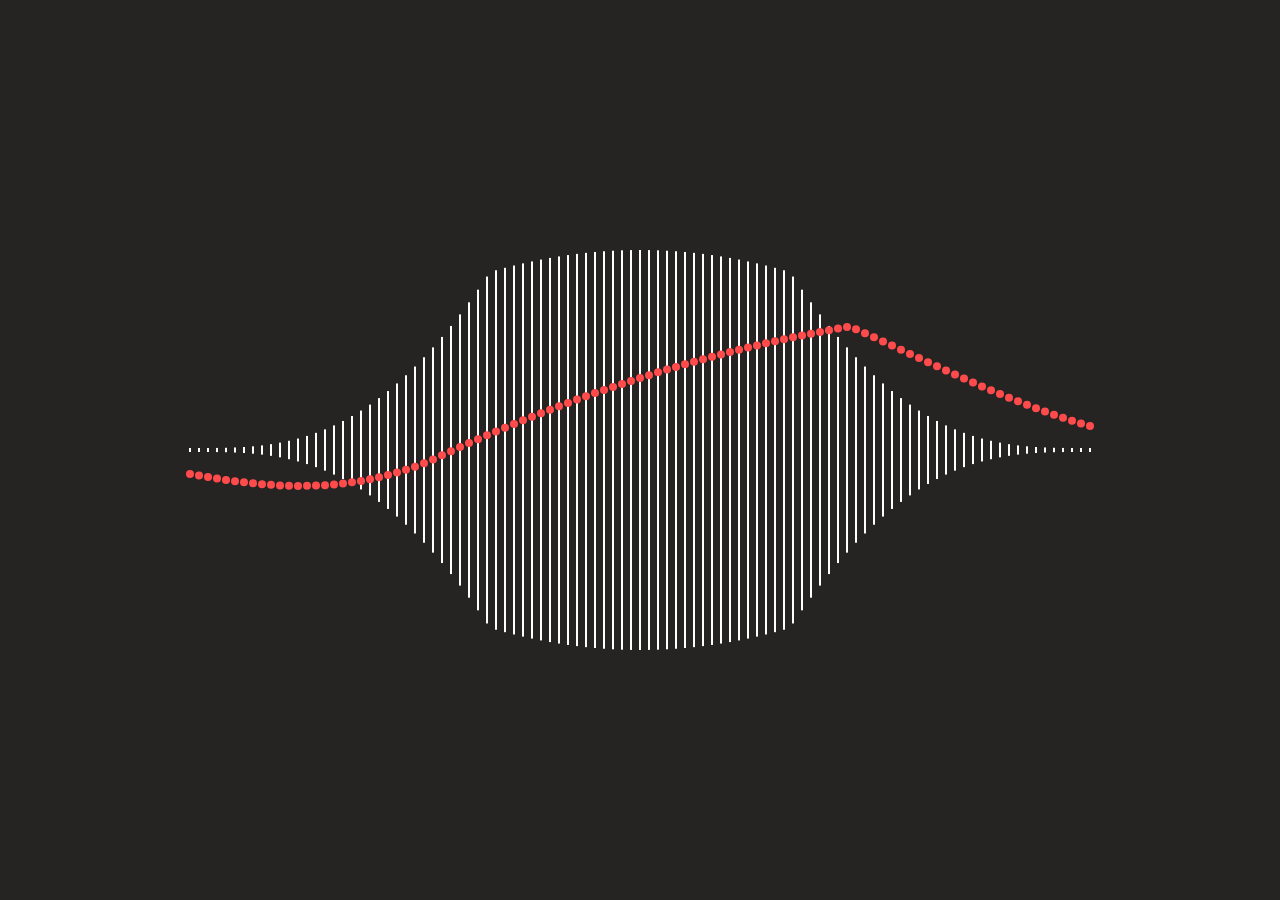
<file: src/main/resources/static/anime-master/documentation/examples/built-in-easings.html>
<!DOCTYPE html>
<html>
<head>
  <title>built-in easings • anime.js</title>
  <meta charset="utf-8">
  <meta name="viewport" content="width=device-width, initial-scale=1, maximum-scale=1">
  <meta property="og:title" content="anime.js">
  <meta property="og:url" content="https://animejs.com">
  <meta property="og:description" content="Javascript Animation Engine">
  <meta property="og:image" content="https://animejs.com/documentation/assets/img/icons/og.png">
  <meta name="twitter:card" content="summary">
  <meta name="twitter:title" content="anime.js">
  <meta name="twitter:site" content="@juliangarnier">
  <meta name="twitter:description" content="Javascript Animation Engine">
  <meta name="twitter:image" content="https://animejs.com/documentation/assets/img/icons/twitter.png">
  <link rel="apple-touch-icon-precomposed" href="../assets/img/social-media-image.png">
  <link rel="icon" type="image/png" href="../assets/img/favicon.png" >
  <link href="../assets/css/animejs.css" rel="stylesheet">
  <link href="../assets/css/documentation.css" rel="stylesheet">
  <style>

    :root {
      font-size: 24px;
    }

    body {
      display: flex;
      flex-wrap: wrap;
      justify-content: center;
      align-items: center;
      height: 100vh;
    }

    .easing-visualizer {
      position: relative;
      display: flex;
      align-items: center;
      justify-content: space-between;
      width: 100%;
      max-width: 908px;
      padding-bottom: 50%;
    }

    .easing-visualizer .wrapper {
      position: absolute;
      bottom: 0;
      display: flex;
      align-items: center;
      justify-content: space-between;
      width: 100%;
      height: 100%;
    }

    .easing-visualizer .bar {
      width: 2px;
      height: 4px;
      margin: 0 3px;
      background-color: currentColor;
      transform-origin: 50% 50%;
    }

    .easing-visualizer .dot {
      position: relative;
      width: 8px;
      height: 8px;
      background-color: currentColor;
      border-radius: 50%;
    }

  </style>
</head>
<body>

  <div class="easing-visualizer">
    <div class="wrapper bars-wrapper"></div>
    <div class="wrapper dots-wrapper"></div>
  </div>

</body>
<script type="module">

  import anime from '../../src/index.js';

  const easingVisualizerEl = document.querySelector('.easing-visualizer');
  const barsWrapperEl = easingVisualizerEl.querySelector('.bars-wrapper');
  const dotsWrapperEl = easingVisualizerEl.querySelector('.dots-wrapper');
  const barsFragment = document.createDocumentFragment();
  const dotsFragment = document.createDocumentFragment();
  const numberOfBars = 101;

  for (let i = 0; i < numberOfBars; i++) {
    const barEl = document.createElement('div');
    const dotEl = document.createElement('div');
    barEl.classList.add('bar');
    dotEl.classList.add('dot');
    dotEl.classList.add('color-red');
    barsFragment.appendChild(barEl);
    dotsFragment.appendChild(dotEl);
  }

  barsWrapperEl.appendChild(barsFragment);
  dotsWrapperEl.appendChild(dotsFragment);

  // anime.setValue('.easing-visualizer .dot', { translateX: anime.stagger(6) });

  function animateEasing() {

    const easings = [];
    for (let ease in anime.penner) easings.push(ease);
    easings.push('steps('+anime.random(5, 20)+')');
    easings.push('cubicBezier(0.545, 0.475, 0.145, 1)');
    const ease = easings[anime.random(0, easings.length - 1)];
    const duration = 450;

    anime.timeline({
      complete: animateEasing,
      easing: ease,
      duration: duration
    })
    .add({
      targets: '.easing-visualizer .bar',
      scaleY: anime.stagger([1, 100], {easing: ease, from: 'center', direction: 'reverse'}),
      delay: anime.stagger(14, {from: 'center'})
    })
    .add({
      targets: '.easing-visualizer .dot',
      translateY: anime.stagger(['-6rem', '6rem'], {easing: ease, from: 'last'}),
      delay: anime.stagger(10, {from: 'center'})
    }, 0);

  }

  animateEasing();

</script>
</html>
</file>
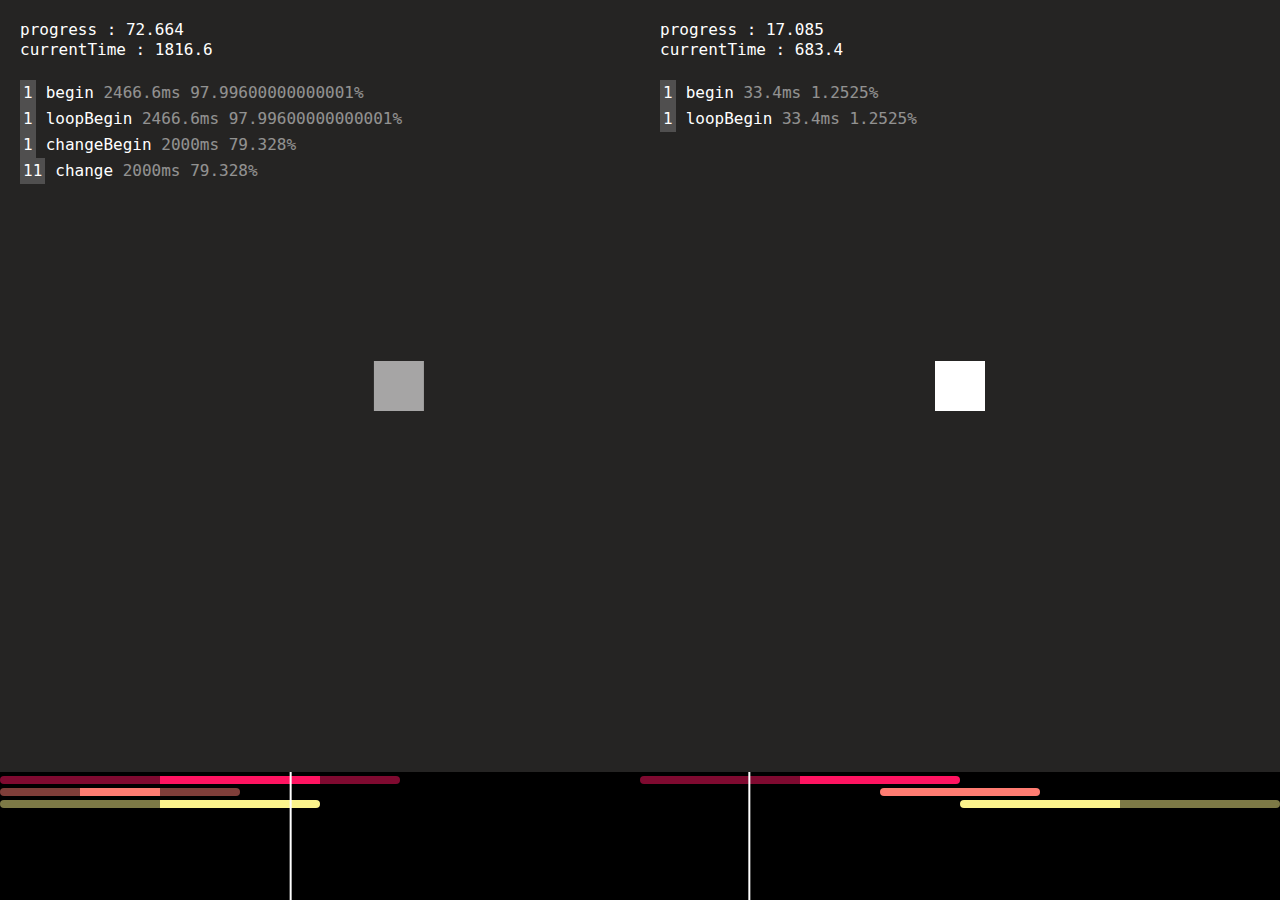
<file: src/main/resources/static/anime-master/documentation/examples/callbacks.html>
<!DOCTYPE html>
<html>
<head>
  <title>Anime states system | anime.js</title>
  <meta charset="utf-8">
  <meta name="viewport" content="width=device-width, initial-scale=1, maximum-scale=1">
  <meta property="og:title" content="anime.js">
  <meta property="og:url" content="https://animejs.com">
  <meta property="og:description" content="Javascript Animation Engine">
  <meta property="og:image" content="https://animejs.com/documentation/assets/img/icons/og.png">
  <meta name="twitter:card" content="summary">
  <meta name="twitter:title" content="anime.js">
  <meta name="twitter:site" content="@juliangarnier">
  <meta name="twitter:description" content="Javascript Animation Engine">
  <meta name="twitter:image" content="https://animejs.com/documentation/assets/img/icons/twitter.png">
  <link rel="apple-touch-icon-precomposed" href="../assets/img/social-media-image.png">
  <link rel="icon" type="image/png" href="../assets/img/favicon.png" >
  <link href="../assets/css/animejs.css" rel="stylesheet">
  <link href="../assets/css/documentation.css" rel="stylesheet">
  <style>

    body {
      display: flex;
      flex-wrap: no-wrap;
      justify-content: space-around;
      align-items: center;
      position: absolute;
      width: 100%;
      height: 100vh;
      padding-bottom: 128px;
    }

    .el {
      width: 50px;
      height: 50px;
      background-color: currentColor;
    }

    .log {
      overflow-y: scroll;
      position: absolute;
      top: 0;
      height: 100%;
      padding: 20px;
      padding-top: 80px;
      font-size: 16px;
      line-height: 20px;
      text-align: left;
      font-family: monospace;
    }

    .log-animation {
      left: 0;
      width: 50%;
    }

    .log-timeline {
      left: 50%;
      width: 50%;
    }

    .counter {
      display: inline-block;
      margin-right: 10px;
      padding: 3px;
      background-color: rgba(255,255,255,.2);
    }

    .currentTime, .progress { opacity: .5 }

    .time {
      position: absolute;
      top: 0;
      height: 80px;
      padding: 20px;
      font-size: 16px;
      line-height: 20px;
      text-align: left;
      font-family: monospace;
    }

    .time-animation {
      left: 0;
      width: 50%;
    }

    .time-timeline {
      left: 50%;
      width: 50%;
    }

    /* Player animation */

    .timeline {
      position: fixed;
      bottom: 0;
      height: 128px;
      padding-top: 4px;
      background-color: #000;
    }

    .timeline.player-animation {
      width: 50%;
      left: 0;
    }

    .timeline.player-timeline {
      width: 50%;
      left: 50%;
    }

    .tl-needle {
      position: absolute;
      z-index: 2;
      top: 0;
      left: 0;
      bottom: 0;
      width: 2px;
      margin-left: -1px;
      background-color: #FFF;
    }

    .tl-animation {
      position: relative;
      display: flex;
      justify-content: space-between;
      width: auto;
      height: 8px;
      margin-bottom: 4px;
      background-color: currentColor;
      border-radius: .5rem;
    }

    .tl-delay,
    .tl-end-delay {
      width: auto;
      height: 100%;
      background-color: rgba(0,0,0,.5);
    }

  </style>
</head>
<body>

  <div class="el color-04"></div>

  <div class="el color-08"></div>

  <div class="log log-animation"></div>
  <div class="time time-animation"></div>

  <div class="log log-timeline"></div>
  <div class="time time-timeline"></div>

</body>
<script type="module">

  import anime from '../../src/index.js';

  var animationTimeLogEl = document.querySelector('.time-animation');
  var timelineTimeLogEl = document.querySelector('.time-timeline');

  var animation = anime({
    targets: '.el.color-04',
    translateX: [
      {value: 200},
      {value: -200},
      {value: 200}
    ],
    rotate: {
      value: 720,
      easing: 'easeInOutCirc',
      duration: 500,
      delay: 500
    },
    opacity: {
      value: .5,
      easing: 'linear',
      duration: 1000,
      delay: 1000,
      endDelay: 0
    },
    delay: 1000,
    endDelay: 500,
    duration: 1000,
    easing: 'easeOutQuad',
    direction: 'reverse',
    loop: 2,
    autoplay: false,
    update: function(a) {
      animationTimeLogEl.innerHTML = 'progress : ' + a.progress + '<br>currentTime : ' + a.currentTime;
    },
  });


  var tl = anime.timeline({
    targets: '.el.color-08',
    easing: 'easeInOutQuad',
    autoplay: false,
    direction: 'alternate',
    loop: 3,
    update: function(a) {
      timelineTimeLogEl.innerHTML = 'progress : ' + a.progress + '<br>currentTime : ' + a.currentTime;
    }
  })
  .add({
    translateX: 100,
    delay: 1000
  })
  .add({
    translateY: 100
  }, '-=500')
  .add({
    rotate: 360,
    endDelay: 1000
  }, '-=500');


  function animePlayer(instance, playerClass) {

    function createEl(type, className, parentEl) {
      var el = document.createElement(type);
      if (className) el.classList.add(className);
      if (parentEl) parentEl.appendChild(el);
      return el;
    }

    var timelineEl = createEl('div', 'timeline', document.body);
    if (playerClass) timelineEl.classList.add(playerClass);
    var needleEl = createEl('div', 'tl-needle', timelineEl);
    var animations = [];
    var colors = ['#FF1461','#FF7C72','#FBF38C','#A6FF8F','#18FF92','#1CE2B2','#5EF3FB','#61C3FF','#5A87FF','#8453E3','#C26EFF','#FB89FB'];
    var colorIndex = 0;

    function convertMStoEM(ms) { return ms / 100; }
    function convertEMtoMS(em) { return parseFloat(em) * 250; }

    function createAnimationLog(animObj, timelineOffset) {
      var anim = animObj;
      anim.player = {};
      anim.player.animationEl = createEl('div', 'tl-animation', timelineEl);
      anim.player.delayEl = createEl('div', 'tl-delay', anim.player.animationEl);
      anim.player.endDelayEl = createEl('div', 'tl-end-delay', anim.player.animationEl);
      anim.update = function() {
        anime.set(anim.player.animationEl, {
          left: convertMStoEM(timelineOffset) + 'em',
          width: convertMStoEM(anim.duration) + 'em'
        });
        anime.set(anim.player.delayEl, {width: (anim.delay / anim.duration) * 100 + '%'});
        anime.set(anim.player.endDelayEl, {width: (anim.endDelay / anim.duration) * 100 + '%'});
      }
      anime.set(anim.player.animationEl, {color: colors[colorIndex]});
      colorIndex++;
      if (!colors[colorIndex]) colorIndex = 0;
      anim.update();
      animations.push(anim);
      return anim;
    }

    instance.pause();

    var playerAnimation = anime({
      targets: needleEl,
      translateX: convertMStoEM(instance.duration) + 'em',
      duration: instance.duration,
      direction: instance.direction,
      loop: instance.loop,
      easing: 'linear',
      update: function(a) {
        instance.seek(a.currentTime);
      },
      complete: function(a) {
        instance.seek(a.currentTime);
      }
    });

    if (instance.children.length) {
      instance.children.forEach(function(child) {
        child.animations.forEach(function(anim) {
          createAnimationLog(anim, child.timelineOffset);
        });
      })
    } else {
      instance.animations.forEach(function(anim) {
        createAnimationLog(anim);
      });
    }

  }

  animePlayer(animation, 'player-animation');
  animePlayer(tl, 'player-timeline');

  function logCallbacks(animation, logEl, callbacks) {

    function appendLog(cbName) {
      animation[cbName] = function() {
        var pEl = document.createElement('p');
        var counterSpanEl = document.createElement('span');
        var currentTimeSpanEl = document.createElement('span');
        var progressSpanEl = document.createElement('span');
        var textSpanEl = document.createElement('span');
        var lastPEl = logEl.querySelector('p:last-child');
        currentTimeSpanEl.innerHTML = ' ' + animation.currentTime + 'ms';
        progressSpanEl.innerHTML = ' ' + animation.progress + '%';
        if (lastPEl && lastPEl.querySelector('.text').innerHTML === cbName) {
          var lastCountEl = lastPEl.querySelector('.counter');
          var lastCountValue = parseFloat(lastCountEl.innerHTML);
          lastCountValue++;
          lastCountEl.innerHTML = lastCountValue;
        } else {
          counterSpanEl.innerHTML = 1;
          textSpanEl.innerHTML = cbName;
          counterSpanEl.classList.add('counter');
          textSpanEl.classList.add('text');
          currentTimeSpanEl.classList.add('currentTime');
          progressSpanEl.classList.add('progress');
          pEl.appendChild(counterSpanEl);
          pEl.appendChild(textSpanEl);
          pEl.appendChild(currentTimeSpanEl);
          pEl.appendChild(progressSpanEl);
          logEl.appendChild(pEl);
          logEl.scrollTop = logEl.scrollHeight;
        }
      }
    }

    callbacks.forEach(appendLog);

  }

  logCallbacks(animation, document.querySelector('.log-animation'), [
    'begin',
    'loopBegin',
    'changeBegin',
    'change',
    'changeComplete',
    'loopComplete',
    'complete'
  ]);


  logCallbacks(tl, document.querySelector('.log-timeline'), ['begin',
    'loopBegin',
    'changeBegin',
    'change',
    'changeComplete',
    'loopComplete',
    'complete'
  ]);


</script>
</html>
</file>
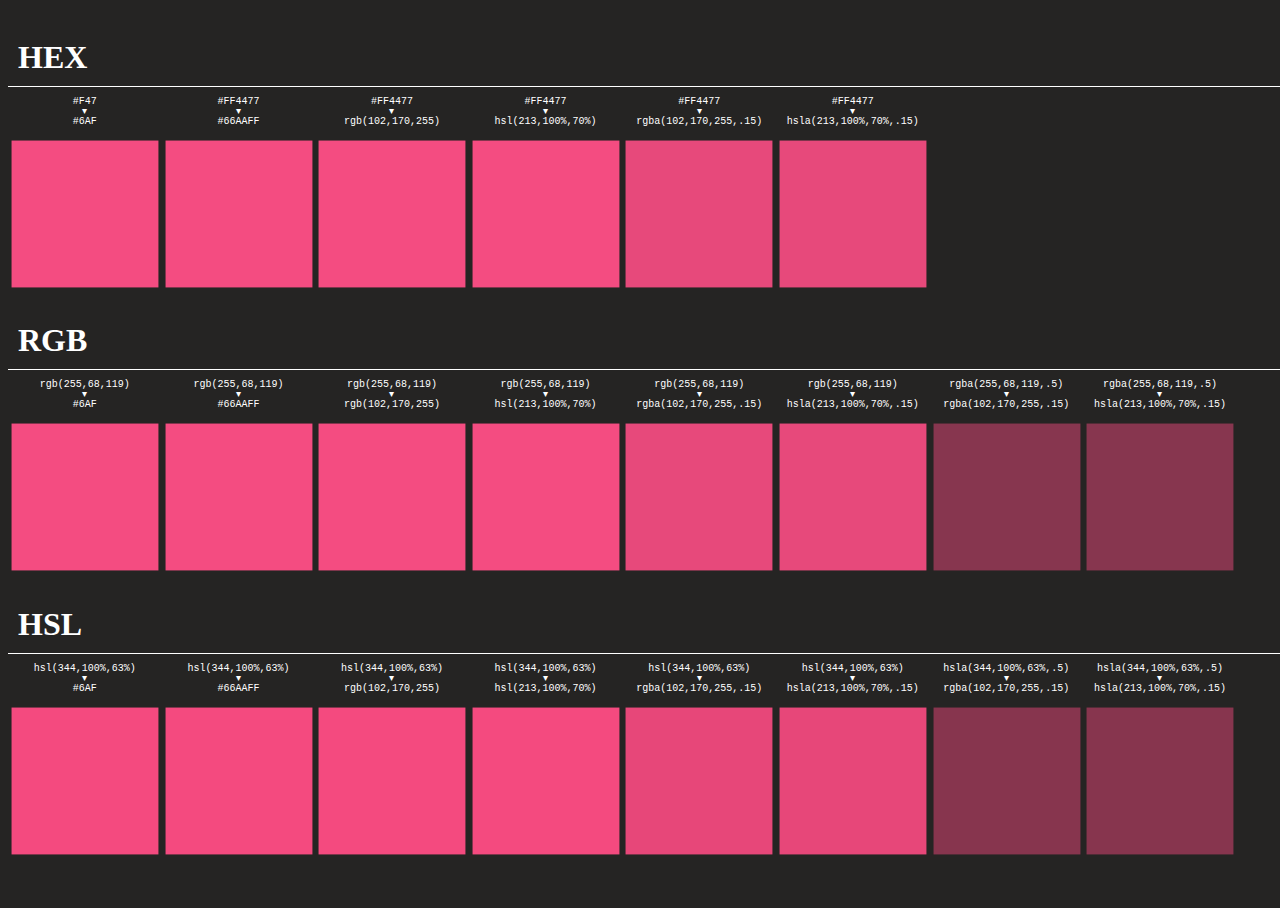
<file: src/main/resources/static/anime-master/documentation/examples/colors-test.html>
<!DOCTYPE html>
<html>
<head>
  <title>Colors test | anime.js</title>
  <meta charset="utf-8">
  <meta name="viewport" content="width=device-width, initial-scale=1, maximum-scale=1">
  <meta property="og:title" content="anime.js">
  <meta property="og:url" content="https://animejs.com">
  <meta property="og:description" content="Javascript Animation Engine">
  <meta property="og:image" content="https://animejs.com/documentation/assets/img/icons/og.png">
  <meta name="twitter:card" content="summary">
  <meta name="twitter:title" content="anime.js">
  <meta name="twitter:site" content="@juliangarnier">
  <meta name="twitter:description" content="Javascript Animation Engine">
  <meta name="twitter:image" content="https://animejs.com/documentation/assets/img/icons/twitter.png">
  <link rel="apple-touch-icon-precomposed" href="../assets/img/social-media-image.png">
  <link rel="icon" type="image/png" href="../assets/img/favicon.png">
  <link href="../assets/css/documentation.css" rel="stylesheet">
  <script src="../../lib/anime.min.js"></script>
  <!-- <script src="../assets/js/anime/anime.2.0.2.js"></script> -->
  <!-- <script src="../assets/js/anime/anime.1.3.js"></script> -->
  <style>
    body {
      width: 100%;
      height: 100vh;
    }
    .color-tests {
      display: flex;
      flex-wrap: wrap;
    }
    .section-title {
      display: block;
      width: 100%;
      margin-bottom: 10px;
      padding: 10px;
      border-bottom: 1px solid #FFF;
    }
    .color-test {
      flex-shrink: 2;
      text-align: center;
      font-size: 10px;
      line-height: 1em;
      font-family: monospace;
    }
    .color-el {
      display: flex;
      align-items: center;
      justify-content: center;
      position: relative;
      width: 12vw;
      height: 12vw;
      margin-top: 10px;
    }
  </style>
</head>
<body>
  <section class="color-section">
    <h1 class="section-title">HEX</h1>
    <div class="color-tests">
      <div class="color-test hex-to-hex-shorthand">#F47<br>▾<br>#6AF</div>
      <div class="color-test hex-to-hex">#FF4477<br>▾<br>#66AAFF</div>
      <div class="color-test hex-to-rgb">#FF4477<br>▾<br>rgb(102,170,255)</div>
      <div class="color-test hex-to-hsl">#FF4477<br>▾<br>hsl(213,100%,70%)</div>
      <div class="color-test hex-to-rgba">#FF4477<br>▾<br>rgba(102,170,255,.15)</div>
      <div class="color-test hex-to-hsla">#FF4477<br>▾<br>hsla(213,100%,70%,.15)</div>
    </div>
  </section>
  <section class="color-section">
    <h1 class="section-title">RGB</h1>
    <div class="color-tests">
      <div class="color-test rgb-to-hex-shorthand">rgb(255,68,119)<br>▾<br>#6AF</div>
      <div class="color-test rgb-to-hex">rgb(255,68,119)<br>▾<br>#66AAFF</div>
      <div class="color-test rgb-to-rgb">rgb(255,68,119)<br>▾<br>rgb(102,170,255)</div>
      <div class="color-test rgb-to-hsl">rgb(255,68,119)<br>▾<br>hsl(213,100%,70%)</div>
      <div class="color-test rgb-to-rgba">rgb(255,68,119)<br>▾<br>rgba(102,170,255,.15)</div>
      <div class="color-test rgb-to-hsla">rgb(255,68,119)<br>▾<br>hsla(213,100%,70%,.15)</div>
      <div class="color-test rgba-to-rgba">rgba(255,68,119,.5)<br>▾<br>rgba(102,170,255,.15)</div>
      <div class="color-test rgba-to-hsla">rgba(255,68,119,.5)<br>▾<br>hsla(213,100%,70%,.15)</div>
    </div>
  </section>
  <section class="color-section">
    <h1 class="section-title">HSL</h1>
    <div class="color-tests">
      <div class="color-test hsl-to-hex-shorthand">hsl(344,100%,63%)<br>▾<br>#6AF</div>
      <div class="color-test hsl-to-hex">hsl(344,100%,63%)<br>▾<br>#66AAFF</div>
      <div class="color-test hsl-to-rgb">hsl(344,100%,63%)<br>▾<br>rgb(102,170,255)</div>
      <div class="color-test hsl-to-hsl">hsl(344,100%,63%)<br>▾<br>hsl(213,100%,70%)</div>
      <div class="color-test hsl-to-rgba">hsl(344,100%,63%)<br>▾<br>rgba(102,170,255,.15)</div>
      <div class="color-test hsl-to-hsla">hsl(344,100%,63%)<br>▾<br>hsla(213,100%,70%,.15)</div>
      <div class="color-test hsla-to-rgba">hsla(344,100%,63%,.5)<br>▾<br>rgba(102,170,255,.15)</div>
      <div class="color-test hsla-to-hsla">hsla(344,100%,63%,.5)<br>▾<br>hsla(213,100%,70%,.15)</div>
    </div>
  </section>
  <script>

    var colorTestEls = document.querySelectorAll('.color-test');

    function createTest(el) {
      var testHtml = el.innerHTML;
      var testValues = testHtml.split('<br>▾<br>');
      var colorEl = document.createElement('div');
      colorEl.classList.add('color-el');
      el.appendChild(colorEl);
      anime({
        targets: colorEl,
        backgroundColor: [testValues[0], testValues[1]],
        scale: [.97, .75],
        direction: 'alternate',
        easing: 'easeInOutSine',
        duration: 4000,
        loop: true
      });
    }

    for (var i = 0; i < colorTestEls.length; i++) createTest(colorTestEls[i]);

  </script>
</body>
</html>
</file>
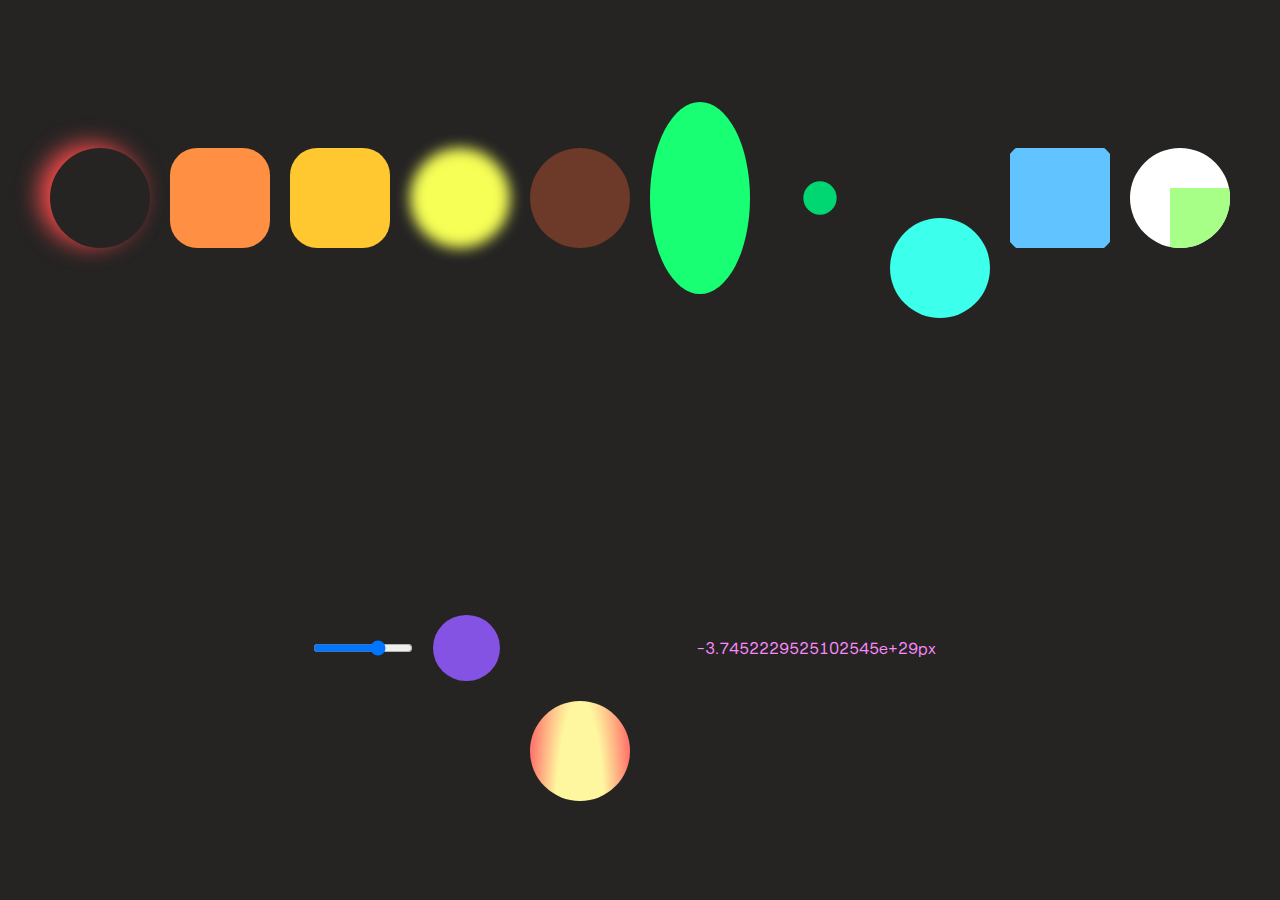
<file: src/main/resources/static/anime-master/documentation/examples/complex-properties.html>
<!DOCTYPE html>
<html>
<head>
  <title>Complex properties | anime.js</title>
  <meta charset="utf-8">
  <meta name="viewport" content="width=device-width, initial-scale=1, maximum-scale=1">
  <meta property="og:title" content="anime.js">
  <meta property="og:url" content="https://animejs.com">
  <meta property="og:description" content="Javascript Animation Engine">
  <meta property="og:image" content="https://animejs.com/documentation/assets/img/icons/og.png">
  <meta name="twitter:card" content="summary">
  <meta name="twitter:title" content="anime.js">
  <meta name="twitter:site" content="@juliangarnier">
  <meta name="twitter:description" content="Javascript Animation Engine">
  <meta name="twitter:image" content="https://animejs.com/documentation/assets/img/icons/twitter.png">
  <link rel="apple-touch-icon-precomposed" href="../assets/img/social-media-image.png">
  <link href="../assets/css/animejs.css" rel="stylesheet">
  <link href="../assets/css/documentation.css" rel="stylesheet">
  <!-- <script src="../../lib/anime.min.js"></script> -->
  <!-- <script src="../assets/js/anime/anime.1.3.js"></script> -->
  <!-- <script src="../assets/js/anime/anime.2.0.1.js"></script> -->
  <style>
    body {
      display: flex;
      flex-wrap: wrap;
      justify-content: center;
      align-items: center;
      min-height: 100vh;
    }
    .item {
      width: 100px;
      height: 100px;
      margin-top: 20px;
      border-radius: 50%;
      background-color: currentColor;
      margin: 10px;
    }
    .box-shadow {
      background-color: transparent;
    }
    .clip-path {
      border-radius: 0;
    }
    .auto-property {
      background-image: radial-gradient(50% 100%, #FFF7A0 50%, #FF7A6D 100%);
      background-size: auto 100px;
    }
    .exponent-values {
      width: 300px;
      background-color: transparent;
      text-align: center;
    }
  </style>
</head>
<body>
  <div class="box-shadow item color-red"></div>
  <div class="unit-less item color-orange"></div>
  <div class="specified-unit item color-lightorange"></div>
  <div class="filter item color-yellow"></div>
  <div class="rgba item color-citrus"></div>
  <div class="calc item color-green"></div>
  <div class="zero-value item color-darkgreen"></div>
  <div class="round-value item color-turquoise"></div>
  <div class="clip-path item color-skyblue"></div>
  <svg class="item" xmlns="http://www.w3.org/2000/svg" viewBox="0 0 100 100">
    <g id="Page-1" fill="none" fill-rule="evenodd">
      <g id="svg" fill="#A7FF87">
        <rect id="Rectangle" width="50" height="50" x="25" y="25"/>
      </g>
    </g>
  </svg>
  <input class="item" type="range" value="0" min="0" max="100">
  <div class="basic-css color-lavender item"></div>
  <div class="auto-property color-purple item"></div>
  <input class="exponent-values color-pink item" value="-1.1234567890123456789e+30px"></input>
  <script type="module">
    
    import anime from "../../src/index.js";

    var boxShadow = anime({
      targets: '.box-shadow',
      boxShadow: [
        {value: ['10px -10px 10px 0 currentColor', '10px 10px 20px 0 currentColor']},
        {value: '-10px 10px 30px 0 currentColor'},
        {value: '-10px -10px 20px 0 currentColor'},
        {value: '10px -10px 10px 0 currentColor'}
      ],
      loop: true,
      easing: 'linear'
    });
    var unitLess = anime({
      targets: '.unit-less',
      borderRadius: 16,
      loop: true,
      direction: 'alternate',
      easing: 'linear'
    });
    var specifiedUnit = anime({
      targets: '.specified-unit',
      borderRadius: '1em',
      loop: true,
      direction: 'alternate',
      easing: 'linear'
    });
    var filter = anime({
      targets: '.filter',
      filter: ["blur(20px)", "blur(0px)"],
      loop: true,
      direction: 'alternate',
      easing: 'linear'
    });
    var rgba = anime({
      targets: '.rgba',
      backgroundColor: ['rgba(255,100,50,1)', 'rgba(255,100,50,.0)'],
      loop: true,
      direction: 'alternate',
      easing: 'linear'
    });
    var calc = anime({
      targets: '.calc',
      height: ['calc(25% - 100px)', 'calc(25% - 0px)'],
      loop: true,
      direction: 'alternate',
      easing: 'linear'
    });
    var zeroValue = anime({
      targets: '.zero-value',
      scale: 0,
      loop: true,
      direction: 'alternate',
      easing: 'linear'
    });
    var roundValue = anime({
      targets: '.round-value',
      translateY: 100,
      round: .1,
      loop: true,
      direction: 'alternate',
      easing: 'linear'
    });
    var clipPath = anime({
      targets: '.clip-path',
      clipPath: ['circle(0px at center)', 'circle(100px at center)'],
      loop: true,
      direction: 'alternate',
      easing: 'linear'
    });
    var svgTransform = anime({
      targets: 'rect',
      transform: 'translate(10 10) scale(2)',
      loop: true,
      direction: 'alternate',
      easing: 'linear'
    });
    var rangeValue = anime({
      targets: 'input[type="range"]',
      value: 100,
      loop: true,
      direction: 'alternate',
      easing: 'linear'
    });
    var basicCSS = anime({
      targets: '.basic-css',
      width: 50,
      height: 50,
      loop: true,
      direction: 'alternate',
      easing: 'linear'
    });
    var autoProperty = anime({
      targets: '.auto-property',
      backgroundSize: ['auto 10px', 'auto 400px'],
      margin: '20% 40px 10px 30px',
      loop: true,
      direction: 'alternate',
      easing: 'linear'
    });
    var exponentValues = anime({
      targets: '.exponent-values',
      value: '+1.0123456789012346e+21px',
      loop: true,
      direction: 'alternate',
      easing: 'linear'
    });
  </script>
</body>
</html>
</file>
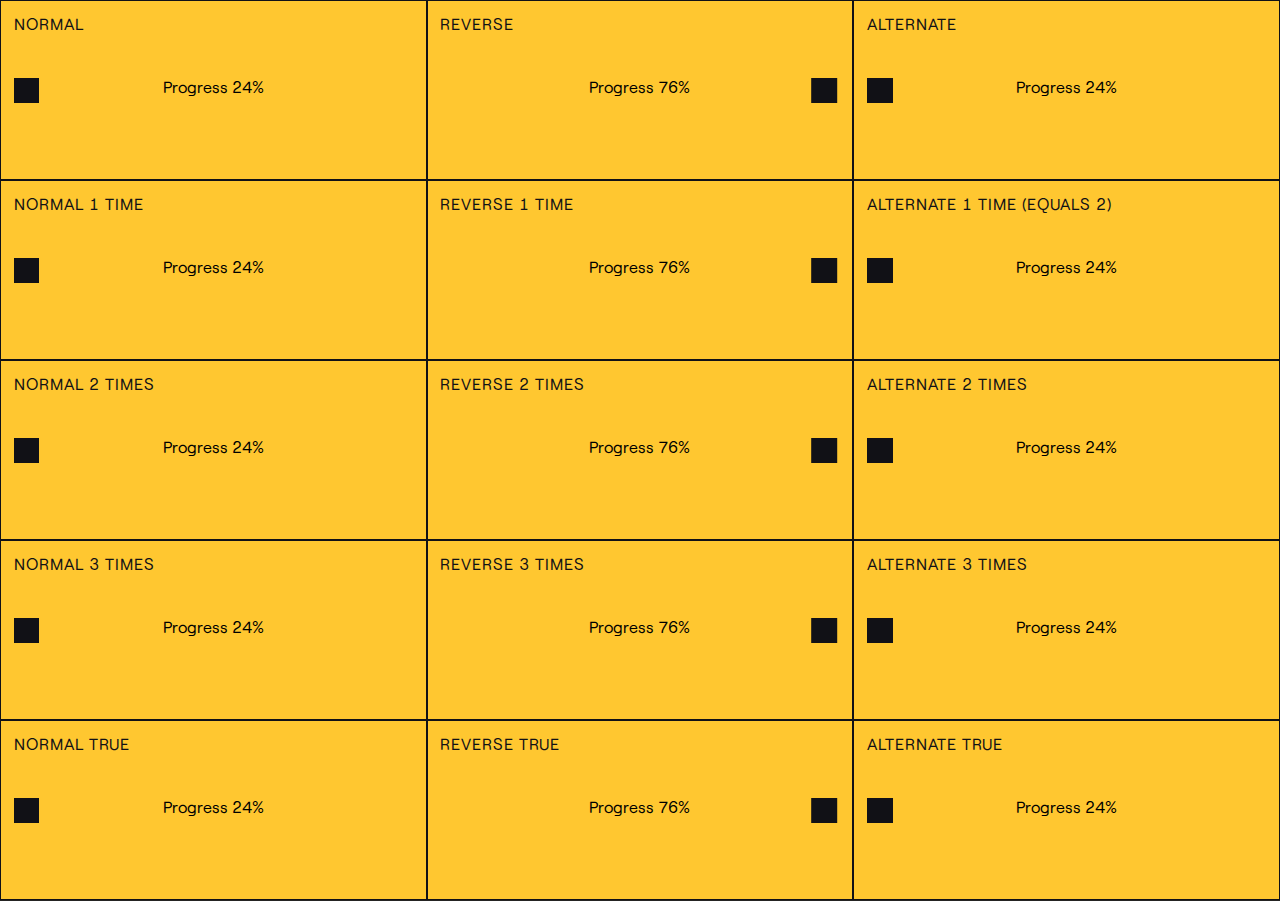
<file: src/main/resources/static/anime-master/documentation/examples/directions-testing.html>
<!DOCTYPE html>
<html>
<head>
  <title>Diretions Testing | anime.js</title>
  <meta charset="utf-8">
  <meta name="viewport" content="width=device-width, initial-scale=1, maximum-scale=1">
  <meta property="og:title" content="anime.js">
  <meta property="og:url" content="https://animejs.com">
  <meta property="og:description" content="Javascript Animation Engine">
  <meta property="og:image" content="https://animejs.com/documentation/assets/img/icons/og.png">
  <meta name="twitter:card" content="summary">
  <meta name="twitter:title" content="anime.js">
  <meta name="twitter:site" content="@juliangarnier">
  <meta name="twitter:description" content="Javascript Animation Engine">
  <meta name="twitter:image" content="https://animejs.com/documentation/assets/img/icons/twitter.png">
  <link rel="apple-touch-icon-precomposed" href="../assets/img/social-media-image.png">
  <link rel="icon" type="image/png" href="../assets/img/favicon.png">
  <link href="../assets/css/animejs.css" rel="stylesheet">
  <link href="../assets/css/documentation.css" rel="stylesheet">
  <script src="../../lib/anime.min.js"></script>
  <style>
    body {
      display: flex;
      flex-wrap: wrap;
      align-items: center;
      justify-content: flex-start;
      height: auto;
    }
    article {
      padding: 1vw;
      position: relative;
      width: 33.33%;
      height: 20vh;
      background: currentColor;
      border: 1px solid #111116;
    }
    h2 {
      color: #111116;
    }
    .el {
      position: relative;
      top: 5vh;
      width: 2vw;
      height: 2vw;
      background: #111116;
    }
    .logs {
      display: flex;
      flex-direction: column;
      flex-wrap: wrap;
      align-items: center;
      justify-content: center;
      position: absolute;
      top: 1vh;
      left: 0;
      bottom: 0;
      height: 19vh;
      width: 100%;
    }
    input {
      text-align: center;
      background: none;
      border: none;
    }
  </style>
</head>
<body>
  <script>
    function createTest(title, numberOfTargets, params) {
      var testEl = document.createElement('article');
      var testZoneEl = document.createElement('div');
      var logsEl = document.createElement('div');
      var progressEl = document.createElement('input');
      var promiseEl = document.createElement('input');
      var h2El = document.createElement('h2');

      for (var i = 0; i < numberOfTargets; i++) {
        var el = document.createElement('div');
        el.classList.add('el');
        testZoneEl.appendChild(el);
      }

      h2El.innerHTML = title;
      testEl.appendChild(h2El);
      logsEl.classList.add('logs');
      logsEl.appendChild(progressEl);
      logsEl.appendChild(promiseEl);
      testEl.appendChild(logsEl);
      testEl.appendChild(testZoneEl);
      document.body.appendChild(testEl);

      params.targets = testZoneEl.querySelectorAll('div');
      params.translateX = '29vw';
      params.delay = 1000;
      params.endDelay = 1000;
      params.easing = 'easeInOutQuad';
      params.begin = function() { testEl.classList.add('color-lightorange') };
      params.update = function(a) { 
        testEl.classList.add('color-red');
        progressEl.value = 'Progress ' + Math.round(a.progress) + '%';
      };
      params.complete = function() { testEl.classList.add('color-darkgreen') };
      var animation = anime(params);
      animation.finished.then(function() {
        promiseEl.value = 'Promise resolved'
        console.log('Promise resolved');
      });
      testEl.onclick = function() {
        testEl.classList.add('color-red');
        testEl.classList.remove('color-lightorange');
        testEl.classList.remove('color-darkgreen');
        animation.restart();
      }
    }

    createTest('Normal', 1, {});

    createTest('Reverse', 1, {
      direction: 'reverse'
    });

    createTest('Alternate', 1, {
      direction: 'alternate'
    });

    createTest('Normal 1 time', 1, {
      loop: 1
    });

    createTest('Reverse 1 time', 1, {
      direction: 'reverse',
      loop: 1
    });

    createTest('Alternate 1 time (equals 2)', 1, {
      direction: 'alternate',
      loop: 1
    });

    createTest('Normal 2 times', 1, {
      loop: 2
    });

    createTest('Reverse 2 times', 1, {
      direction: 'reverse',
      loop: 2
    });

    createTest('Alternate 2 times', 1, {
      direction: 'alternate',
      loop: 2
    });

    createTest('Normal 3 times', 1, {
      loop: 3
    });

    createTest('Reverse 3 times', 1, {
      direction: 'reverse',
      loop: 3
    });

    createTest('Alternate 3 times', 1, {
      direction: 'alternate',
      loop: 3
    });

    createTest('Normal true', 1, {
      loop: true
    });

    createTest('Reverse true', 1, {
      direction: 'reverse',
      loop: true
    });

    createTest('Alternate true', 1, {
      direction: 'alternate',
      loop: true
    });



  </script>
</body>
</html>
</file>
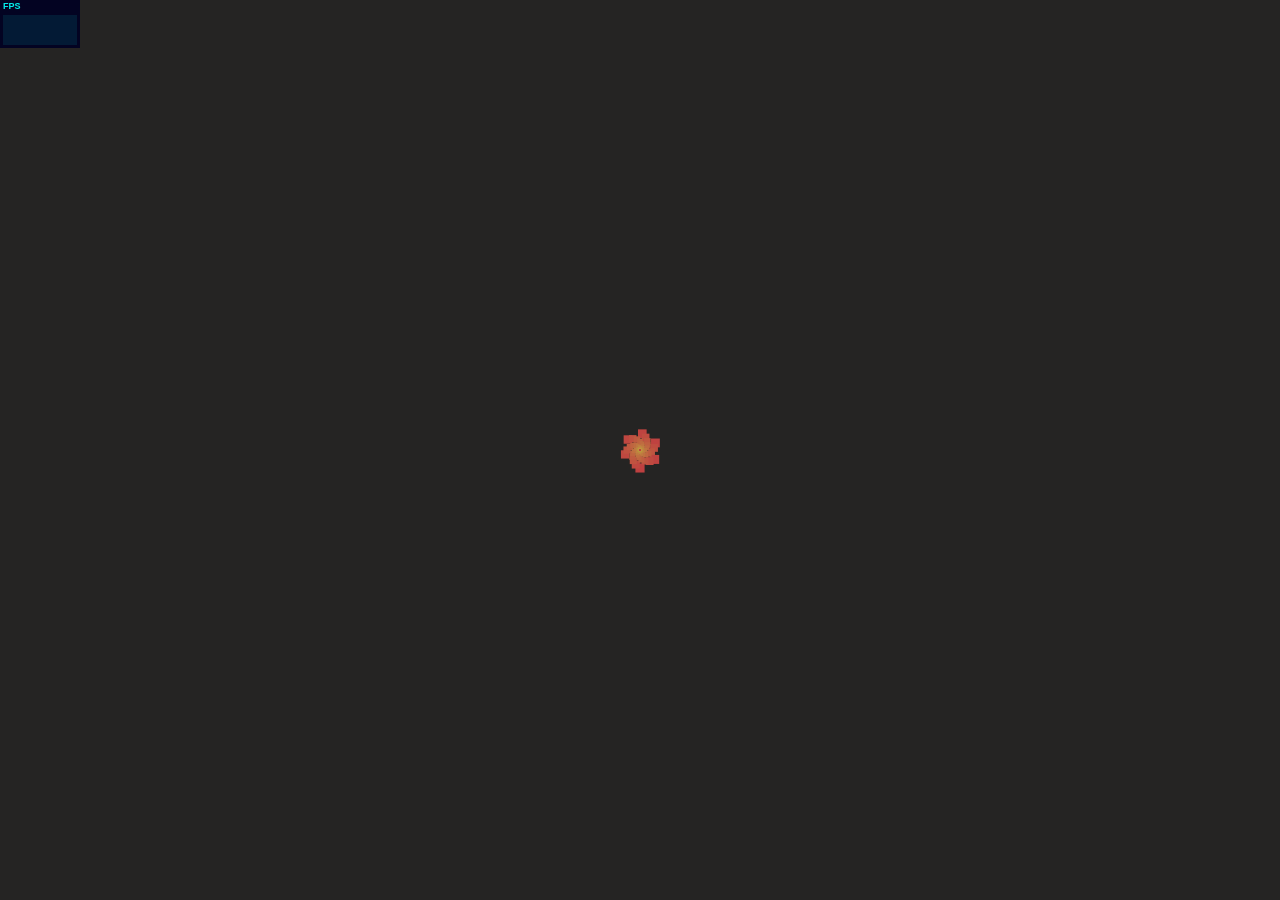
<file: src/main/resources/static/anime-master/documentation/examples/DOM-stress-test.html>
<!DOCTYPE html>
<html>
<head>
  <title>DOM stress test | anime.js</title>
  <meta charset="utf-8">
  <meta name="viewport" content="width=device-width, initial-scale=1, maximum-scale=1">
  <meta property="og:title" content="anime.js">
  <meta property="og:url" content="https://animejs.com">
  <meta property="og:description" content="Javascript Animation Engine">
  <meta property="og:image" content="https://animejs.com/documentation/assets/img/icons/og.png">
  <meta name="twitter:card" content="summary">
  <meta name="twitter:title" content="anime.js">
  <meta name="twitter:site" content="@juliangarnier">
  <meta name="twitter:description" content="Javascript Animation Engine">
  <meta name="twitter:image" content="https://animejs.com/documentation/assets/img/icons/twitter.png">
  <link rel="apple-touch-icon-precomposed" href="../assets/img/social-media-image.png">
  <link rel="icon" type="image/png" href="../assets/img/favicon.png" >
  <link href="../assets/css/animejs.css" rel="stylesheet">
  <link href="../assets/css/documentation.css" rel="stylesheet">
  <script src="../../lib/anime.min.js"></script>
  <!-- <script src="../assets/js/anime/anime.2.0.2.js"></script> -->
  <!-- <script src="../assets/js/anime/anime.1.0.js"></script> -->
  <style>

    .el {
      position: absolute;
      top: 50%;
      left: 50%;
      width: 1em;
      height: 1em;
      margin: -.5em 0 0 -.5em;
      font-size: 20px;
    }

  </style>
</head>
<body></body>
<script>

  var wrapperEl = document.body;
  var numberOfEls = 500;
  var duration = numberOfEls * 10;
  var radius = window.innerWidth < window.innerHeight ? window.innerWidth : window.innerHeight;
  var distance = (radius / 4 <= 150 ? 150 : radius / 2.5) / 16; 

  function createEl(i) {
    var el = document.createElement('div');
    var hue = Math.round(360 / numberOfEls * i);
    el.classList.add('el');
    //el.style.border = '5px solid hsl(' + hue + ', 50%, 50%)';
    el.style.backgroundColor = 'hsl(' + hue + ', 50%, 50%)';
    wrapperEl.appendChild(el);
    anime({
      targets: el,
      translateX: Math.sin(i) * distance + 'rem',
      translateY: Math.cos(i) * distance + 'rem',
      scale: [
        {value: [.1, 2]},
        {value: .1}
      ],
      easing: 'easeInOutSine',
      loop: true,
      duration: duration,
      delay: i * (duration / numberOfEls)
    });
  };

  for (var i = 0; i < numberOfEls; i++) createEl(i);

  </script>
  <script src="../assets/js/vendors/stats.min.js"></script>
</html>
</file>
<file: src/main/resources/static/anime-master/documentation/assets/css/animejs.css>
@font-face {
 font-family: "Roobert";
 font-weight: 400;
 font-style: normal;
 src: url("../fonts/Roobert-Regular.woff2") format("woff2");
}

@font-face {
 font-family: "Roobert";
 font-weight: 400;
 font-style: italic;
 src: url("../fonts/Roobert-Regular.woff2") format("woff2");
}

@font-face {
 font-family: "Roobert";
 font-weight: 600;
 font-style: normal;
 src: url("../fonts/Roobert-SemiBold.woff2") format("woff2");
}

@font-face {
 font-family: "Roobert";
 font-weight: 600;
 font-style: italic;
 src: url("../fonts/Roobert-SemiBoldItalic.woff2") format("woff2");
}

@font-face {
  font-family: "InputMono";
  src: url("../fonts/InputMono-Regular.woff2") format("woff2"),
      url("../fonts/InputMono-Regular.woff") format("woff");
  font-weight: normal;
  font-style: normal;
}

@font-face {
  font-family: "InputMono";
  src: url("../fonts/InputMono-Bold.woff2") format("woff2"),
      url("../fonts/InputMono-Bold.woff") format("woff");
  font-weight: bold;
  font-style: normal;
}

@font-face {
  font-family: "InputMono";
  src: url("../fonts/InputMono-BoldItalic.woff2") format("woff2"),
      url("../fonts/InputMono-BoldItalic.woff") format("woff");
  font-weight: bold;
  font-style: italic;
}

@font-face {
  font-family: "InputMono";
  src: url("../fonts/InputMono-Italic.woff2") format("woff2"),
      url("../fonts/InputMono-Italic.woff") format("woff");
  font-weight: normal;
  font-style: italic;
}

*, *:before, *:after {
  box-sizing: border-box;
  margin: 0;
  padding: 0;
  border: 0;
  font: inherit;
  vertical-align: baseline;
}

html,
body {
  background-color: #252423;
  color: #F6F4F2;
}

body {
  font-family: Roobert, Helvetica Neue, Helvetica, Arial, sans-serif;
  font-weight: 400;
  font-feature-settings:"tnum" 1, "ss03" 1;
  -webkit-font-smoothing: antialiased;
}

h1, h2 {
  font-weight: 600;
}

input {
  font-family: Roobert, Helvetica Neue, Helvetica, Arial, sans-serif;
  font-variant-numeric: tabular-nums;
}

sup {
  vertical-align: super;
  font-size: .625em;
}

strong {
  font-weight: 600;
}

.color-white { color: #F6F4F2; } /* White */
.color-black { color: #2E2C2C; } /* Black */
.color-red, .color-targets { color: #FF4B4B; }/* red: */
.color-orange, .color-properties { color: #FF8F42; }/* orange: */
.color-lightorange, .color-prop-params { color: #FFC730; }/* lightorange: */
.color-yellow, .color-anim-params { color: #F6FF56; }/* yellow: */
.color-citrus, .color-values { color: #A4FF4F; }/* citrus: */
.color-green, .color-keyframes { color: #18FF74; }/* green: */
.color-darkgreen, .color-staggering { color: #00D672; }/* darkgreen: */
.color-turquoise, .color-tl { color: #3CFFEC; }/* turquoise: */
.color-skyblue, .color-controls { color: #61C3FF; }/* skyblue: */
.color-kingblue, .color-callbacks { color: #5A87FF; }/* kingblue: */
.color-lavender, .color-svg { color: #8453E3; }/* lavender: */
.color-purple, .color-easings { color: #C26EFF; }/* purple: */
.color-pink, .color-helpers { color: #FB89FB; }/* pink: */

.anime-mini-logo {
  width: 100px;
  height: 24px;
  transform: scaleY(.5);
}
</file>
<file: src/main/resources/static/anime-master/documentation/assets/css/anime-theme.css>
.hljs {
  display: block;
  color: #F6F4F2;
}

.hljs-comment,
.hljs-quote {
  color: #A2A09F;
  font-style: italic;
}

.hljs-doctag,
.hljs-keyword,
.hljs-formula {
  color: #B08CFF;
}

.hljs-section,
.hljs-name,
.hljs-selector-tag,
.hljs-deletion,
.hljs-subst {
  color: #FF7C72;
}

.hljs-literal {
  color: #1CE2B2;
}

.hljs-string,
.hljs-regexp,
.hljs-addition,
.hljs-attribute,
.hljs-attr,
.hljs-meta-string {
  color: #A6FF8F;
}

.hljs-built_in,
.hljs-class .hljs-title {
  color: #FBF38C;
}

.hljs-variable,
.hljs-template-variable,
.hljs-type,
.hljs-selector-class,
.hljs-selector-attr,
.hljs-selector-pseudo,
.hljs-number {
  color: #FF7C72;
}

.hljs-symbol,
.hljs-bullet,
.hljs-link,
.hljs-meta,
.hljs-selector-id,
.hljs-title {
  color: #61C3FF;
}

.hljs-emphasis {
  font-style: italic;
}

.hljs-strong {
  font-weight: bold;
}

.hljs-link {
  text-decoration: underline;
}
</file>
<file: src/main/resources/static/anime-master/documentation/assets/css/documentation.css>
html,
body,
header {
  background-color: #252423;
}

body {
  position: absolute;
  width: 100%;
  height: 100%;
  color: white;
  font-variant-numeric: tabular-nums;
  -webkit-font-smoothing: antialiased;
  overflow-x: hidden;
}

.content {
  overflow: hidden;
  opacity: 0;
  display: flex;
  flex-direction: row;
  width: 100%;
  height: 100%;
  transition: opacity 1s ease;
}

.ready .content {
  opacity: 1;
}

/* Headers */

.header {
  position: absolute;
  z-index: 1;
  top: 0;
  width: 100%;
}

.logo {
  display: flex;
  justify-content: space-between;
  opacity: .8;
  width: 100%;
  height: 20px;
  text-decoration: none;
  color: currentColor;
}

.logo:visited {
  color: currentColor;
}

.logo svg {
  width: 100%;
  height: 100%;
}

.logo:hover {
  opacity: 1;
}

.version-number {
  opacity: .6;
  color: currentColor;
}

header {
  position: sticky;
  top: 0;
  z-index: 2;
  display: flex;
  align-items: center;
  justify-content: space-between;
  width: 100%;
  height: 60px;
  padding-left: 20px;
  padding-right: 20px;
  border-bottom: 1px solid rgba(0,0,0,.65);
}

h2 {
  font-size: 16px;
  letter-spacing: 1px;
  text-transform: uppercase;
  font-weight: 200;
}

/* Panes */

.pane {
  position: relative;
  height: 100%;
}

/* Sidebar */

.sidebar {
  display: flex;
  flex-direction: column;
  width: 240px;
  padding-top: 60px;
  border-right: 1px solid rgba(0,0,0,.65);
}

.sidebar-info {
  display: flex;
  justify-content: space-between;
  padding: 20px;
}

.navigation {
  overflow-y: auto;
  width: 100%;
  height: 100%;
  padding: 10px 0 20px 20px;
}

.navigation ul {
  height: 30px;
  overflow-y: hidden;
  -webkit-transition:opacity .4s ease;
  transition: opacity .4s ease;
}

.navigation ul li {
  position: relative;
}

.navigation ul li:before {
  content: "";
  display: block;
  position: absolute;
  top: 4px;
  left: 2px;
  width: 1px;
  height: calc(100% - 8px);
  background-color: white;
}

.navigation ul li:first-child:before {
  display: none;
}

.navigation a {
  display: block;
  padding-left: 10px;
  color: white;
  text-decoration: none;
  font-size: 14px;
  line-height: 20px;
  letter-spacing: .5px;
  text-transform: uppercase;
}

.navigation ul li:first-child a {
  padding-left: 0;
  padding-top: 10px;
  padding-bottom: 10px;
}

.navigation ul li a,
.navigation ul li:before {
  opacity: .4;
}

.navigation ul li a {
  transition: opacity .4s ease, color .4s ease;
}

.navigation ul.active a {
  opacity: .7;
}

.navigation ul li:hover a,
.navigation ul li:hover:before {
  transition: none;
  opacity: 1;
}

.navigation ul li.active a,
.navigation ul li.active:before {
  opacity: 1;
  color: currentColor;
}

.navigation ul li.active:before {
  background-color: currentColor;
}

.navigation ul.active li:first-child a,
.navigation ul.active li:first-child a:hover {
  opacity: 1;
  color: currentColor;
}

/* Info pane */

.demo-info {
  flex-direction: column;
  font-size: 16px;
  line-height: 22px;
}

.info-output {
  overflow-x: hidden;
  overflow-y: auto;
  position: relative;
  top: 0;
  width: 100%;
  height: calc(100% - 60px);
  padding: 20px;
}

.demo-info pre {
  font-variant-ligatures: none;
  -webkit-font-variant-ligatures: none;
}

.demo-info code {
  font-family: "Input Mono Reg", monospace;
  font-size: 14px;
  line-height: 22px;
  white-space: pre-wrap;
}

.demo-info p {
  margin-bottom: 20px;
}

.demo-info p,
.demo-info td {
  color: #F6F4F2;
}

.demo-info i {
  font-style: italic;
}

.demo-info a {
  text-decoration: none;
  border-bottom: 1px dotted currentColor;
  word-wrap: break-word;
  overflow-wrap: break-word;
}

.demo-info a:hover {
  border-bottom: 1px solid currentColor;
}

.demo-info a[href^="http"],
.demo-info a[href^="http"]:visited {
  color: #F6F4F2;
}

.demo-info p.bubble {
  display: inline-block;
  position: relative;
  padding: 8px 12px;
}

.demo-info p.bubble.warning {
  color: #FBF38C;
}

.demo-info p.bubble.info {
  color: #61C3FF;
}

.demo-info p.bubble:after {
  content: "";
  pointer-events: none;
  color: currentColor;
  display: inline-block;
  position: absolute;
  top: 0;
  left: 0;
  right: 0;
  bottom: 0;
  background-color: currentColor;
  border-radius: 3px;
  opacity: .05;
}

.demo-info code.hljs {
  display: inline-block;
}

.demo-info pre {
  margin-bottom: 20px;
}

.demo-info pre code {
  position: relative;
  display: inline-block;
  width: 100%;
  padding: 8px 12px;
  background-color: rgba(0,0,0,.2);
  border: 1px solid rgba(0,0,0,.2);
  border-radius: 3px;
}

.demo-info p code {
  position: relative;
  padding: 0 2px;
  height: 20px;
  background-color: rgba(0,0,0,.2);
  box-shadow: inset 0 0 1px rgba(0,0,0,.4);
  border-radius: 3px;
}

.demo-info table {
  margin-bottom: 20px;
  border: 1px solid rgba(255,255,255,.15);
  border-spacing: 0;
  border-radius: 3px;
}

.demo-info td {
  vertical-align: middle;
  padding: 8px 12px;
  border-left: 1px solid rgba(255,255,255,.15);
  border-top: 1px solid rgba(255,255,255,.15);
}

.demo-info thead td {
  text-transform: uppercase;
  font-size: 16px;
  line-height: 22px;
  letter-spacing: 1px;
  color: rgba(255,255,255,.4);
  border-top: none;
}

.demo-info td:first-child {
  border-left: none;
}

.code-preview {
  width: 100%;
  padding-top: 40px;
}

.code-preview h2 {
  margin-bottom: 20px;
}

/* Demos */

.demos {
  overflow-y: scroll;
  width: calc(50% - 240px);
  min-width: 330px;
}

article {
  width: 100%;
  display: flex;
  flex-direction: column;
  flex-wrap: wrap;
  align-items: flex-start;
  justify-content: flex-start;
}

.demo {
  position: relative;
  z-index: 1;
  display: flex;
  align-items: center;
  justify-content: center;
  width: 100%;
  min-height: 200px;
  padding-top: 35px;
  border-bottom: 1px solid rgba(0,0,0,.65);
  cursor: pointer;
}

.demo-description {
  display: none;
}

.demo.controls {
  padding-top: 50px;
}

.demo.active.controls {
  cursor: default;
}

.demo:before {
  content: "";
  position: absolute;
  z-index: 0;
  top: 0;
  left: 0;
  opacity: 0;
  display: block;
  width: 100%;
  height: 100%;
  background-color: currentColor;
}

.demo.active:before {
  opacity: .05;
}

.demo-content {
  position: relative;
  display: flex;
  flex-direction: column;
  justify-content: center;
  text-align: center;
  width: 290px;
  height: 100%;
}

.demo-content.vertical {
  flex-direction: row;
}

.demo-title {
  position: absolute;
  top: 0;
  left: 20px;
  width: calc(100% - 40px);
  padding: 23px 0;
  font-size: 14px;
  letter-spacing: 2px;
  text-transform: uppercase;
  color: #F6F4F2;
  opacity: .9;
}

.active .demo-title {
  color: currentColor;
  opacity: 1;
}

.line {
  width: 100%;
  padding: 1px 0px;
}

.line.align-center {
  display: flex;
  justify-content: center;
}

.grid {
  display: flex;
  flex-wrap: wrap;
}

.controls {
  opacity: .4;
  display: flex;
  align-items: center;
  justify-content: center;
  padding-top: 20px;
  padding-bottom: 10px;
}

.controls button {
  position: relative;
  display: block;
  margin: 0 0 0 -1px;
  padding: 5px 10px;
  font-size: 14px;
  text-transform: uppercase;
  border: 1px solid currentColor;
  background-color: transparent;
  color: currentColor;
}

.controls button:focus {
  outline: none;
}

.active .controls {
  opacity: 1;
}

.active .controls button:after {
  content: '';
  opacity: 0;
  position: absolute;
  left: 0;
  top: 0;
  display: block;
  width: 100%;
  height: 100%;
  background-color: currentColor;
}

.active .controls button:hover:after {
  opacity: .2;
}

.controls button.is-active:after,
.controls button.is-active:hover:after {
  opacity: .4;
}

.controls button:first-child {
  margin-left: 0;
}

.controls input {
  margin-left: 10px;
}

.text-output {
  padding-top: 10px;
  padding-bottom: 10px;
  font-size: 16px;
  color: currentColor;
  text-align: center;
  background-color: transparent;
  border: 1px solid currentColor;
}

.log {
  width: 100%;
  height: 100%;
  background: transparent;
  color: currentColor;
  border: none;
  font-size: 16px;
  text-align: center;
}

.bottom.log {
  padding-top: 10px;
  padding-bottom: 10px;
}

.logs {
  pointer-events: none;
  display: flex;
  flex-direction: column;
  align-items: center;
  position: absolute;
  width: 100%;
  height: auto;
}

.log:focus {
  outline: none;
}

input.progress {
  cursor: ew-resize;
}

input.progress[value] {
  position: relative;
  width: 100%;
  height: 27px;
  -webkit-appearance: none;
  background-color: transparent;
  color: currentColor;
}

input.progress[value]:focus {
  outline: none;
}

input.progress[value]:after {
  content: "";
  position: absolute;
  top: 13px;
  left: 0;
  width: 100%;
  height: 1px;
  background-color: currentColor;
}

input.progress[value]::-webkit-slider-thumb {
  -webkit-appearance: none;
  background-color: currentColor;
  border-radius: 50%;
  width: 16px;
  height: 16px;
}

.square,
.circle {
  pointer-events: none;
  position: relative;
  width: 28px;
  height: 28px;
  margin: 1px;
  background-color: currentColor;
  font-size: 14px;
}

.circle {
  border-radius: 50%;
}

.square.outline,
.circle.outline {
  background-color: transparent;
  border: 1px solid currentColor;
}

.triangle {
  pointer-events: none;
  position: relative;
  width: 0;
  height: 0;
  border-style: solid;
  border-width: 0 14px 24px 14px;
  border-color: transparent transparent currentColor transparent;
}

.small {
  width: 18px;
  height: 18px;
}

.small.triangle {
  border-width: 0 10px 17px 10px;
}

.large {
  width: 48px;
  height: 48px;
}

.stretched {
  height: 2px;
}

.shadow {
  position: absolute;
  opacity: .2;
}

.label {
  position: absolute;
  opacity: 0;
  display: flex;
  flex-direction: column;
  justify-content: center;
  text-align: left;
  width: 100%;
  height: auto;
  padding-left: 38px;
  transition: opacity .5s ease;
  white-space: nowrap
}

.demo.active .label {
  opacity: .2;
}

.small.label {
  height: 18px;
  padding-left: 28px;
}

.large.label {
  height: 48px;
  padding-left: 58px;
}

.motion-path {
  position: relative;
  width: 256px;
  margin: auto;
}

.follow-path {
  position: absolute;
  top: -9px;
  left: -9px;
}

.align-center {
  align-items: center;
}

.add-states-demo .el {
  border: 1px solid rgba(0,0,0,0);
}

#cssProperties .el {
  transform: translate3d(0,0,0);
}

/* Responsive */

.sidebar,
.demo-info {
  display: none;
}

.demos {
  top: 60px;
  width: 100%;
  min-width: auto;
  height: calc(100% - 60px);
  -webkit-overflow-scrolling: touch;
}

@media (min-width: 800px) {
  .header {
    width: 239px;
  }
  .demo-info {
    display: inherit;
    width: calc(100% - 380px);
  }
  .demos {
    top: 0;
    width: 380px;
    height: 100%;
  }
  .demos::-webkit-scrollbar {
    width: 1px;
    background-color: transparent;
  }

  .demos::-webkit-scrollbar-track {
    background-color: rgba(0,0,0,.65);
  }

  .demos::-webkit-scrollbar-thumb {
    background-color: rgba(255,255,255,.3);
  }

  .demos::-webkit-scrollbar-thumb:hover {
    background-color: rgba(255,255,255,.6);
  }
}

@media (min-width: 1100px) {
  .sidebar {
    display: inherit;
  }
  .demos {
    width: calc(50% - 240px);
  }
  .demo-info {
    width: 50%;
  }
}
</file>
